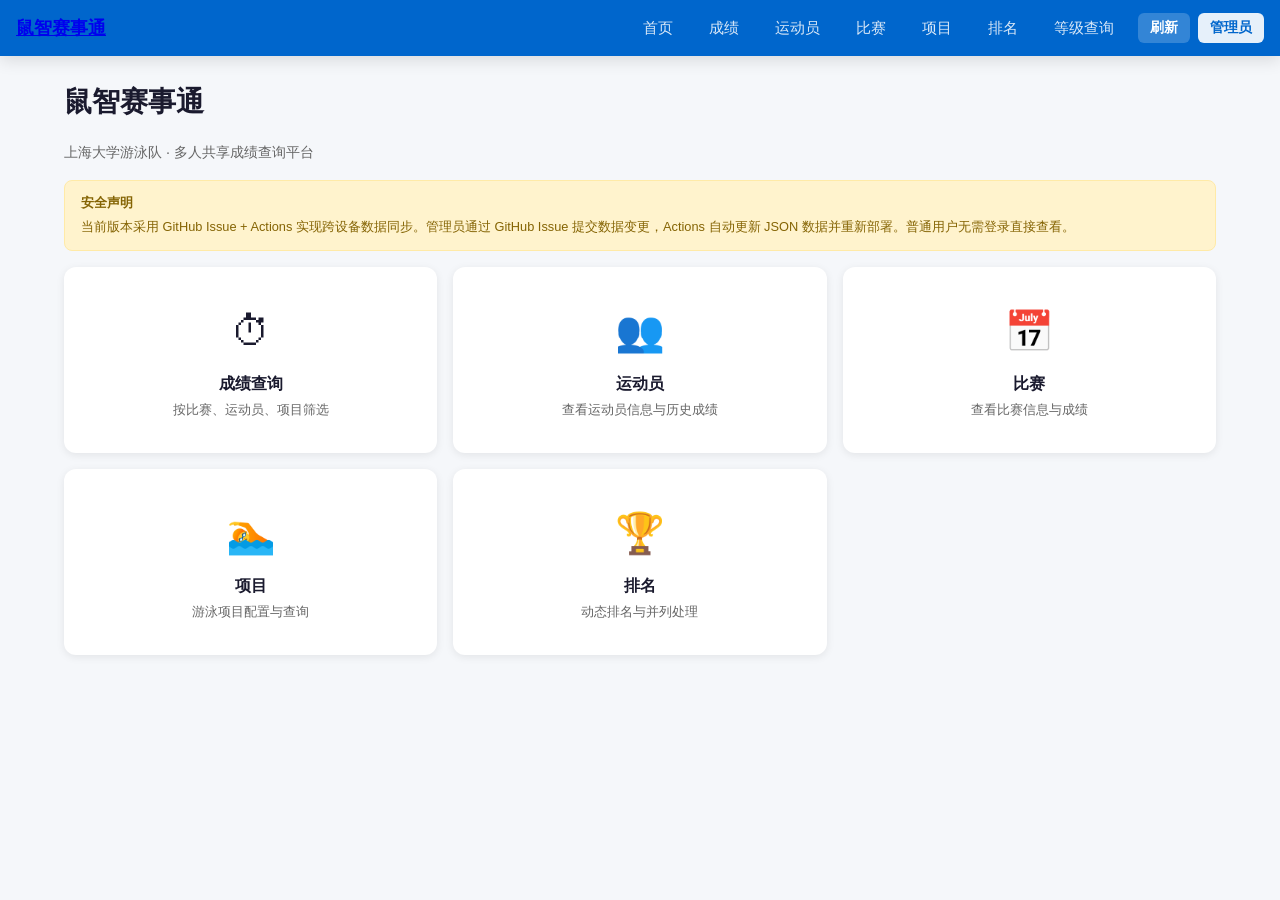
<file: index.html>
<!DOCTYPE html>
<html lang="zh-CN">
<head>
  <meta charset="UTF-8">
  <meta name="viewport" content="width=device-width, initial-scale=1.0">
  <title>鼠智赛事通 - 上海大学游泳队</title>
  <link rel="stylesheet" href="assets/css/style.css">
</head>
<body>
  <div class="navbar" id="navbar"></div>

  <div class="container">
    <h1 class="page-title">鼠智赛事通</h1>
    <p class="page-subtitle">上海大学游泳队 · 多人共享成绩查询平台</p>

    <div class="security-notice">
      <strong>安全声明</strong>
      当前版本采用 GitHub Issue + Actions 实现跨设备数据同步。管理员通过 GitHub Issue 提交数据变更，Actions 自动更新 JSON 数据并重新部署。普通用户无需登录直接查看。
    </div>

    <div class="home-grid">
      <a href="pages/results.html" class="home-card">
        <div class="home-card-icon">⏱</div>
        <div class="home-card-title">成绩查询</div>
        <div class="home-card-desc">按比赛、运动员、项目筛选</div>
      </a>
      <a href="pages/swimmers.html" class="home-card">
        <div class="home-card-icon">👥</div>
        <div class="home-card-title">运动员</div>
        <div class="home-card-desc">查看运动员信息与历史成绩</div>
      </a>
      <a href="pages/meets.html" class="home-card">
        <div class="home-card-icon">📅</div>
        <div class="home-card-title">比赛</div>
        <div class="home-card-desc">查看比赛信息与成绩</div>
      </a>
      <a href="pages/events.html" class="home-card">
        <div class="home-card-icon">🏊</div>
        <div class="home-card-title">项目</div>
        <div class="home-card-desc">游泳项目配置与查询</div>
      </a>
      <a href="pages/ranking.html" class="home-card">
        <div class="home-card-icon">🏆</div>
        <div class="home-card-title">排名</div>
        <div class="home-card-desc">动态排名与并列处理</div>
      </a>
      <a href="pages/admin.html" class="home-card admin-only">
        <div class="home-card-icon">⚙</div>
        <div class="home-card-title">管理中心</div>
        <div class="home-card-desc">成绩录入与数据管理</div>
      </a>
    </div>
  </div>

  <script type="module">
    import { initPage } from './assets/js/app.js';
    initPage();
  </script>
</body>
</html>
</file>
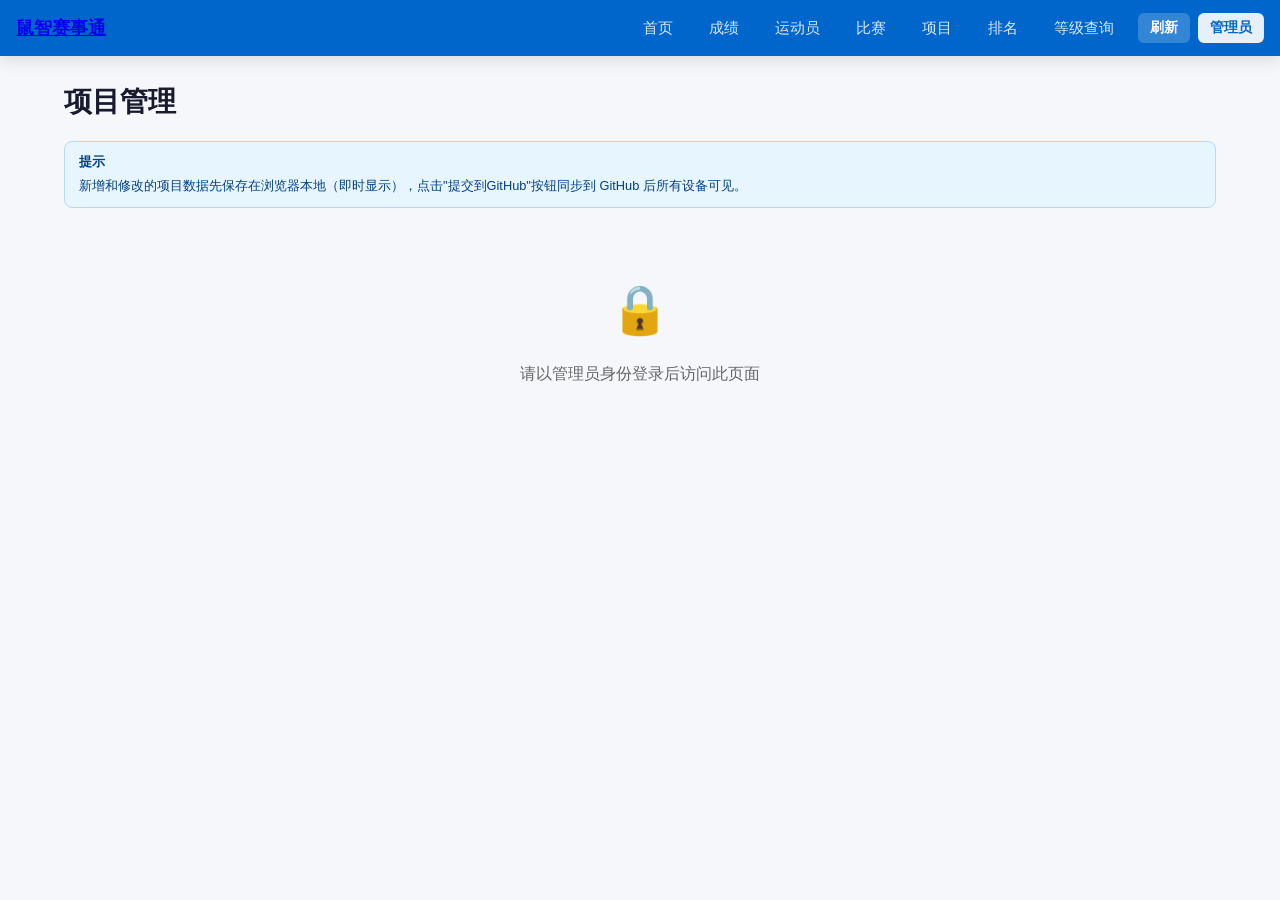
<file: pages/admin-events.html>
<!DOCTYPE html>
<html lang="zh-CN">
<head>
  <meta charset="UTF-8">
  <meta name="viewport" content="width=device-width, initial-scale=1.0">
  <title>项目管理 - 鼠智赛事通</title>
  <link rel="stylesheet" href="../assets/css/style.css">
</head>
<body>
  <div class="navbar" id="navbar"></div>

  <div class="container">
    <h1 class="page-title">项目管理</h1>

    <div class="local-storage-notice">
      <strong>提示</strong>
      新增和修改的项目数据先保存在浏览器本地（即时显示），点击"提交到GitHub"按钮同步到 GitHub 后所有设备可见。
    </div>

    <div id="accessDenied" style="display:none;">
      <div class="empty-state">
        <div class="empty-state-icon">🔒</div>
        <p>请以管理员身份登录后访问此页面</p>
      </div>
    </div>

    <div id="adminPanel" style="display:none;">
      <div id="alertBox"></div>

      <!-- 新增项目表单 -->
      <div class="card">
        <h2 class="section-title" style="border:none;margin-bottom:8px;">新增项目</h2>
        <form id="addForm">
          <div class="form-group">
            <label for="eventName">项目名称 *</label>
            <input type="text" id="eventName" placeholder="例如：50米自由泳" required>
          </div>
          <div class="form-group">
            <label for="eventDistance">距离（米）*</label>
            <input type="number" id="eventDistance" placeholder="例如：50" min="1" required>
          </div>
          <div class="form-group">
            <label for="eventStroke">泳姿 *</label>
            <select id="eventStroke" required>
              <option value="freestyle">自由泳</option>
              <option value="breaststroke">蛙泳</option>
              <option value="backstroke">仰泳</option>
              <option value="butterfly">蝶泳</option>
              <option value="medley">混合泳</option>
            </select>
          </div>
          <div class="form-group">
            <label for="eventGender">性别 *</label>
            <select id="eventGender" required>
              <option value="male">男子</option>
              <option value="female">女子</option>
            </select>
          </div>
          <div class="form-group">
            <label for="eventType">类型</label>
            <select id="eventType">
              <option value="individual">个人</option>
              <option value="relay">接力</option>
            </select>
          </div>
          <div class="form-group">
            <label for="eventStatus">状态</label>
            <select id="eventStatus">
              <option value="active">启用</option>
              <option value="inactive">停用</option>
            </select>
          </div>
          <button type="submit" class="btn btn-primary btn-block">新增项目</button>
        </form>
      </div>

      <!-- 项目列表 -->
      <div class="card" style="margin-top:16px;">
        <h2 class="section-title" style="border:none;margin-bottom:8px;">项目列表</h2>
        <div style="overflow-x:auto;">
          <table class="data-table" id="eventTable">
            <thead>
              <tr>
                <th>ID</th>
                <th>名称</th>
                <th>距离</th>
                <th>泳姿</th>
                <th>性别</th>
                <th>类型</th>
                <th>状态</th>
                <th>操作</th>
              </tr>
            </thead>
            <tbody id="eventTableBody">
              <tr><td colspan="8" style="text-align:center;">加载中...</td></tr>
            </tbody>
          </table>
        </div>
      </div>

      <!-- 提交到 GitHub 区 -->
      <div class="card" id="syncSection" style="margin-top:16px;display:none;">
        <h2 class="section-title" style="border:none;margin-bottom:8px;">同步到 GitHub</h2>
        <p style="font-size:0.85rem;color:var(--text-secondary);margin-bottom:8px;">以下操作已保存到本地，点击"全部提交到GitHub"生成 Issue 链接。</p>
        <div id="pendingList" style="margin-bottom:12px;"></div>
        <button class="btn btn-primary" id="btnSubmitAll">全部提交到GitHub</button>
      </div>
    </div>
  </div>

  <!-- 编辑模态框 -->
  <div class="modal-overlay" id="editModal">
    <div class="modal">
      <div class="modal-header">
        <h2>编辑项目</h2>
        <button class="modal-close" id="closeModal">&times;</button>
      </div>
      <div class="modal-body">
        <div class="form-group">
          <label>项目名称</label>
          <input type="text" id="editName">
        </div>
        <div class="form-group">
          <label>距离（米）</label>
          <input type="number" id="editDistance" min="1">
        </div>
        <div class="form-group">
          <label>泳姿</label>
          <select id="editStroke">
            <option value="freestyle">自由泳</option>
            <option value="breaststroke">蛙泳</option>
            <option value="backstroke">仰泳</option>
            <option value="butterfly">蝶泳</option>
            <option value="medley">混合泳</option>
          </select>
        </div>
        <div class="form-group">
          <label>性别</label>
          <select id="editGender">
            <option value="male">男子</option>
            <option value="female">女子</option>
          </select>
        </div>
        <div class="form-group">
          <label>类型</label>
          <select id="editType">
            <option value="individual">个人</option>
            <option value="relay">接力</option>
          </select>
        </div>
        <div class="form-group">
          <label>状态</label>
          <select id="editStatus">
            <option value="active">启用</option>
            <option value="inactive">停用</option>
          </select>
        </div>
      </div>
      <div class="modal-footer">
        <button class="btn btn-outline" id="cancelEdit">取消</button>
        <button class="btn btn-primary" id="saveEdit">保存</button>
      </div>
    </div>
  </div>

  <script type="module">
    import { initPage, escapeHtml, showAlert, strokeName, genderName } from '../assets/js/app.js';
    import { isAdmin } from '../src/services/authService.js';
    import { getAllEvents } from '../src/services/eventService.js';
    import { getAllResults } from '../src/services/resultService.js';
    import { createEvent, updateEvent, deleteEventPermanently, getPendingSyncs, clearPendingSyncs, submitBatchToGitHub } from '../src/services/writeService.js';
    import { showHardDeleteConfirm } from '../src/components/confirmModal.js';
    import { hasLocalOverrides } from '../src/services/syncService.js';

    initPage();

    let allEvents = [];
    let allResults = [];
    let editingId = null;
    let pendingOps = [];

    if (!isAdmin()) {
      document.getElementById('accessDenied').style.display = 'block';
      document.getElementById('adminPanel').style.display = 'none';
    } else {
      document.getElementById('accessDenied').style.display = 'none';
      document.getElementById('adminPanel').style.display = 'block';
      loadData();
    }

    async function loadData() {
      try {
        [allEvents, allResults] = await Promise.all([getAllEvents(), getAllResults()]);
        renderTable();
        updateSyncSection();
      } catch (err) {
        showAlert('alertBox', '加载失败: ' + err.message, 'error');
      }
    }

    function renderTable() {
      const tbody = document.getElementById('eventTableBody');
      if (allEvents.length === 0) {
        tbody.innerHTML = '<tr><td colspan="8" style="text-align:center;color:var(--text-secondary);">暂无项目</td></tr>';
        return;
      }

      tbody.innerHTML = allEvents.map(e => {
        const count = allResults.filter(r => r.eventId === e.id && r.status === 'official').length;
        const relatedCount = allResults.filter(r => r.eventId === e.id).length;
        return `
          <tr>
            <td>${escapeHtml(e.id)}</td>
            <td>${escapeHtml(e.name)}</td>
            <td>${e.distance}m</td>
            <td>${strokeName(e.stroke)}</td>
            <td>${genderName(e.gender)}</td>
            <td>${e.type === 'relay' ? '<span class="badge badge-relay">接力</span>' : '个人'}</td>
            <td>${e.status === 'active' ? '<span class="badge badge-active">启用</span>' : '<span class="badge badge-inactive">停用</span>'}</td>
            <td class="actions">
              <button class="btn btn-outline btn-sm" data-id="${escapeHtml(e.id)}" data-action="edit">编辑</button>
              <button class="btn btn-danger btn-sm" data-id="${escapeHtml(e.id)}" data-action="delete" data-count="${relatedCount}">删除</button>
            </td>
          </tr>
        `;
      }).join('');

      tbody.querySelectorAll('[data-action="edit"]').forEach(btn => {
        btn.addEventListener('click', () => openEditModal(btn.dataset.id));
      });
      tbody.querySelectorAll('[data-action="delete"]').forEach(btn => {
        btn.addEventListener('click', () => removeEvent(btn.dataset.id));
      });
    }

    // 永久删除项目（v2：物理删除 + 级联删除全部成绩，两步确认）
    async function removeEvent(id) {
      const event = allEvents.find(e => e.id === id);
      if (!event) return;
      const relatedCount = allResults.filter(r => r.eventId === id).length;

      const ok = await showHardDeleteConfirm({
        entityLabel: '项目',
        name: event.name,
        id,
        resultCount: relatedCount
      });
      if (!ok) return;

      try {
        const { removedResults, operations } = await deleteEventPermanently(id, '管理员永久删除');
        allEvents = allEvents.filter(e => e.id !== id);
        allResults = allResults.filter(r => r.eventId !== id);
        pendingOps.push(...operations);
        renderTable();
        updateSyncSection();
        showAlert('alertBox', `项目 ${event.name} 已永久删除（含 ${removedResults} 条关联成绩）。点击底部"提交到GitHub"同步。`, 'success');
      } catch (err) {
        showAlert('alertBox', '删除失败: ' + err.message, 'error');
      }
    }

    document.getElementById('addForm').addEventListener('submit', async (e) => {
      e.preventDefault();
      const name = document.getElementById('eventName').value.trim();
      const distance = parseInt(document.getElementById('eventDistance').value, 10);
      const stroke = document.getElementById('eventStroke').value;
      const gender = document.getElementById('eventGender').value;
      const type = document.getElementById('eventType').value;
      const status = document.getElementById('eventStatus').value;

      if (!name) { showAlert('alertBox', '项目名称不能为空', 'warning'); return; }
      if (!distance || distance <= 0) { showAlert('alertBox', '距离必须大于0', 'warning'); return; }

      try {
        const newEvent = await createEvent({ name, distance, stroke, gender, type, status });
        allEvents.push(newEvent);
        pendingOps.push({
          action: 'create', entity: 'event',
          data: { id: newEvent.id, name, distance, stroke, gender, type, status },
          operator: 'admin'
        });
        renderTable();
        updateSyncSection();
        document.getElementById('addForm').reset();
        showAlert('alertBox', `新增成功: ${name} (ID: ${newEvent.id})。点击底部"提交到GitHub"同步。`, 'success');
      } catch (err) {
        showAlert('alertBox', '新增失败: ' + err.message, 'error');
      }
    });

    function openEditModal(id) {
      const event = allEvents.find(e => e.id === id);
      if (!event) return;
      editingId = id;
      document.getElementById('editName').value = event.name || '';
      document.getElementById('editDistance').value = event.distance || '';
      document.getElementById('editStroke').value = event.stroke || 'freestyle';
      document.getElementById('editGender').value = event.gender || 'male';
      document.getElementById('editType').value = event.type || 'individual';
      document.getElementById('editStatus').value = event.status || 'active';
      document.getElementById('editModal').classList.add('active');
    }

    document.getElementById('closeModal').addEventListener('click', () => {
      document.getElementById('editModal').classList.remove('active');
      editingId = null;
    });
    document.getElementById('cancelEdit').addEventListener('click', () => {
      document.getElementById('editModal').classList.remove('active');
      editingId = null;
    });

    document.getElementById('saveEdit').addEventListener('click', async () => {
      if (!editingId) return;
      const updates = {
        name: document.getElementById('editName').value.trim(),
        distance: parseInt(document.getElementById('editDistance').value, 10),
        stroke: document.getElementById('editStroke').value,
        gender: document.getElementById('editGender').value,
        type: document.getElementById('editType').value,
        status: document.getElementById('editStatus').value
      };
      if (!updates.name) { showAlert('alertBox', '名称不能为空', 'warning'); return; }
      try {
        const updated = await updateEvent(editingId, updates);
        const idx = allEvents.findIndex(e => e.id === editingId);
        if (idx !== -1) allEvents[idx] = updated;
        pendingOps.push({ action: 'update', entity: 'event', id: editingId, data: updates, operator: 'admin' });
        renderTable();
        updateSyncSection();
        document.getElementById('editModal').classList.remove('active');
        showAlert('alertBox', '修改成功。点击底部"提交到GitHub"同步。', 'success');
        editingId = null;
      } catch (err) {
        showAlert('alertBox', '修改失败: ' + err.message, 'error');
      }
    });

    function updateSyncSection() {
      const hasLocal = hasLocalOverrides();
      const hasPending = pendingOps.length > 0 || getPendingSyncs().length > 0;
      if (hasLocal.events || hasPending) {
        document.getElementById('syncSection').style.display = 'block';
        const allPending = [...getPendingSyncs(), ...pendingOps];
        const list = allPending.map((p, i) =>
          `<div style="padding:6px 0;border-bottom:1px solid var(--border);">
            ${i+1}. ${p.action} ${p.entity}${p.id ? ' '+p.id : ''}
          </div>`
        ).join('');
        document.getElementById('pendingList').innerHTML = list || '<div style="color:var(--text-secondary);">本地有修改数据</div>';
      } else {
        document.getElementById('syncSection').style.display = 'none';
      }
    }

    document.getElementById('btnSubmitAll').addEventListener('click', () => {
      // 合并 sessionStorage 遗留操作与页面内操作，一次性提交并清空
      const legacy = getPendingSyncs();
      const all = [...legacy, ...pendingOps];
      if (all.length === 0) {
        showAlert('alertBox', '没有待同步的操作', 'info');
        return;
      }
      submitBatchToGitHub(all);
      pendingOps = [];
      clearPendingSyncs();
      updateSyncSection();
      showAlert('alertBox', `已打开 GitHub Issue 页面（含 ${all.length} 项操作），请提交 1 个 Issue 即可。Actions 会一次性同步全部操作（约30-60秒）。`, 'success');
    });
  </script>
</body>
</html>
</file>
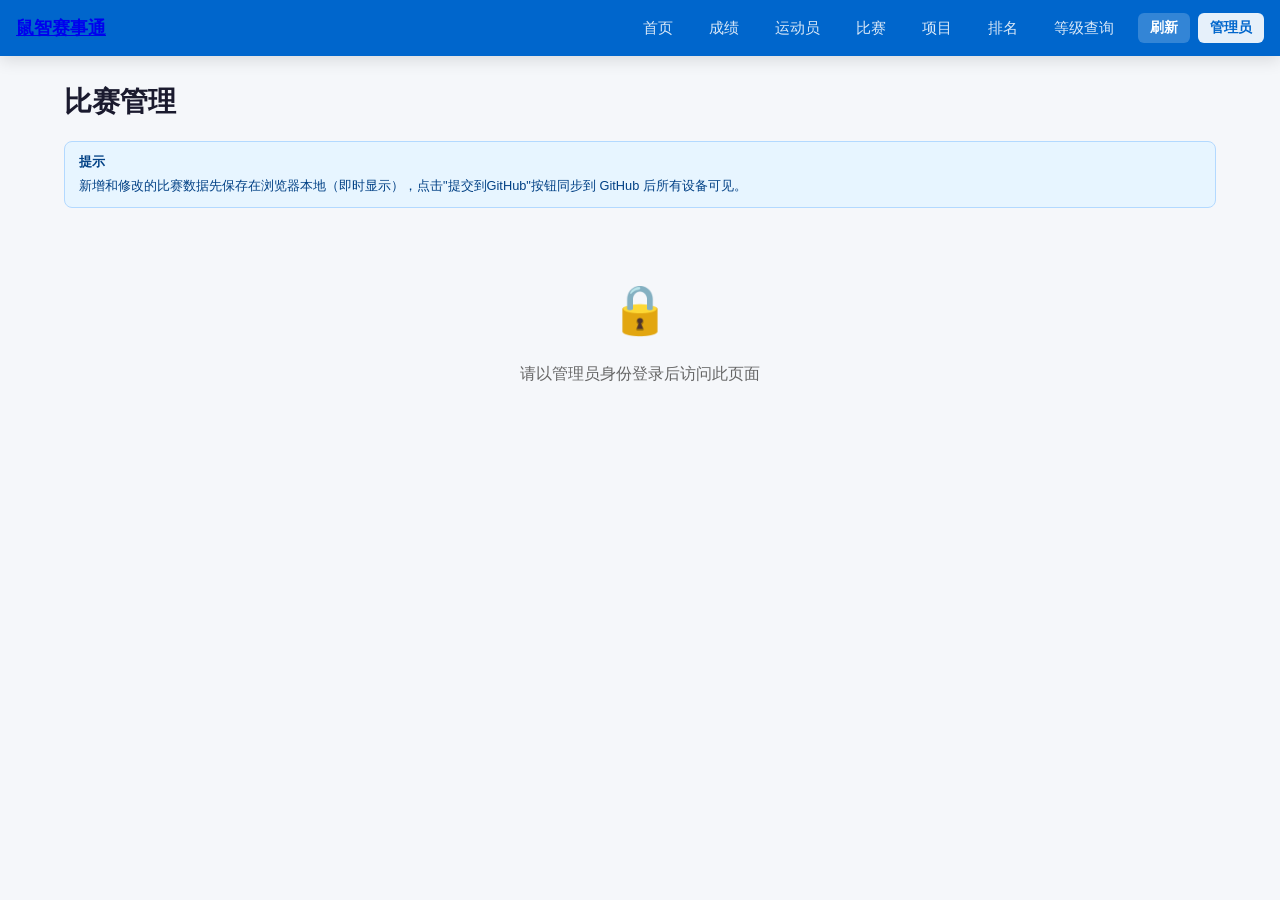
<file: pages/admin-meets.html>
<!DOCTYPE html>
<html lang="zh-CN">
<head>
  <meta charset="UTF-8">
  <meta name="viewport" content="width=device-width, initial-scale=1.0">
  <title>比赛管理 - 鼠智赛事通</title>
  <link rel="stylesheet" href="../assets/css/style.css">
</head>
<body>
  <div class="navbar" id="navbar"></div>

  <div class="container">
    <h1 class="page-title">比赛管理</h1>

    <div class="local-storage-notice">
      <strong>提示</strong>
      新增和修改的比赛数据先保存在浏览器本地（即时显示），点击"提交到GitHub"按钮同步到 GitHub 后所有设备可见。
    </div>

    <div id="accessDenied" style="display:none;">
      <div class="empty-state">
        <div class="empty-state-icon">🔒</div>
        <p>请以管理员身份登录后访问此页面</p>
      </div>
    </div>

    <div id="adminPanel" style="display:none;">
      <div id="alertBox"></div>

      <!-- 新增比赛表单 -->
      <div class="card">
        <h2 class="section-title" style="border:none;margin-bottom:8px;">新增比赛</h2>
        <form id="addForm">
          <div class="form-group">
            <label for="meetName">比赛名称 *</label>
            <input type="text" id="meetName" placeholder="例如：2026年校运会游泳比赛" required>
          </div>
          <div class="form-group">
            <label for="meetDate">比赛日期 *</label>
            <input type="date" id="meetDate" required>
          </div>
          <div class="form-group">
            <label for="meetLocation">比赛地点</label>
            <input type="text" id="meetLocation" placeholder="例如：上海大学游泳馆">
          </div>
          <div class="form-group">
            <label for="meetStatus">比赛状态</label>
            <select id="meetStatus">
              <option value="scheduled">计划中</option>
              <option value="active">进行中</option>
              <option value="completed">已结束</option>
            </select>
          </div>
          <button type="submit" class="btn btn-primary btn-block">新增比赛</button>
        </form>
      </div>

      <!-- 比赛列表 -->
      <div class="card" style="margin-top:16px;">
        <h2 class="section-title" style="border:none;margin-bottom:8px;">比赛列表</h2>
        <div style="overflow-x:auto;">
          <table class="data-table" id="meetTable">
            <thead>
              <tr>
                <th>ID</th>
                <th>名称</th>
                <th>日期</th>
                <th>地点</th>
                <th>状态</th>
                <th>操作</th>
              </tr>
            </thead>
            <tbody id="meetTableBody">
              <tr><td colspan="6" style="text-align:center;">加载中...</td></tr>
            </tbody>
          </table>
        </div>
      </div>

      <!-- 提交到 GitHub 区 -->
      <div class="card" id="syncSection" style="margin-top:16px;display:none;">
        <h2 class="section-title" style="border:none;margin-bottom:8px;">同步到 GitHub</h2>
        <p style="font-size:0.85rem;color:var(--text-secondary);margin-bottom:8px;">以下操作已保存到本地，点击"提交到GitHub"生成 Issue 链接。</p>
        <div id="pendingList" style="margin-bottom:12px;"></div>
        <button class="btn btn-primary" id="btnSubmitAll">全部提交到GitHub</button>
      </div>
    </div>
  </div>

  <!-- 编辑模态框 -->
  <div class="modal-overlay" id="editModal">
    <div class="modal">
      <div class="modal-header">
        <h2>编辑比赛</h2>
        <button class="modal-close" id="closeModal">&times;</button>
      </div>
      <div class="modal-body">
        <div class="form-group">
          <label>比赛名称</label>
          <input type="text" id="editName">
        </div>
        <div class="form-group">
          <label>比赛日期</label>
          <input type="date" id="editDate">
        </div>
        <div class="form-group">
          <label>比赛地点</label>
          <input type="text" id="editLocation">
        </div>
        <div class="form-group">
          <label>比赛状态</label>
          <select id="editStatus">
            <option value="scheduled">计划中</option>
            <option value="active">进行中</option>
            <option value="completed">已结束</option>
            <option value="inactive">已停用</option>
          </select>
        </div>
      </div>
      <div class="modal-footer">
        <button class="btn btn-outline" id="cancelEdit">取消</button>
        <button class="btn btn-primary" id="saveEdit">保存</button>
      </div>
    </div>
  </div>

  <script type="module">
    import { initPage, escapeHtml, showAlert, formatDate } from '../assets/js/app.js';
    import { isAdmin } from '../src/services/authService.js';
    import { getAllMeets } from '../src/services/meetService.js';
    import { getAllResults } from '../src/services/resultService.js';
    import { createMeet, updateMeet, softDeleteMeet, deleteMeetPermanently, hasMeetResults, getPendingSyncs, clearPendingSyncs, submitBatchToGitHub } from '../src/services/writeService.js';
    import { showHardDeleteConfirm } from '../src/components/confirmModal.js';
    import { hasLocalOverrides } from '../src/services/syncService.js';

    initPage();

    let allMeets = [];
    let allResults = [];
    let editingId = null;
    let pendingOps = [];

    if (!isAdmin()) {
      document.getElementById('accessDenied').style.display = 'block';
      document.getElementById('adminPanel').style.display = 'none';
    } else {
      document.getElementById('accessDenied').style.display = 'none';
      document.getElementById('adminPanel').style.display = 'block';
      loadData();
    }

    async function loadData() {
      try {
        [allMeets, allResults] = await Promise.all([getAllMeets(), getAllResults()]);
        renderTable();
        updateSyncSection();
      } catch (err) {
        showAlert('alertBox', '加载失败: ' + err.message, 'error');
      }
    }

    function renderTable() {
      const tbody = document.getElementById('meetTableBody');
      if (allMeets.length === 0) {
        tbody.innerHTML = '<tr><td colspan="6" style="text-align:center;color:var(--text-secondary);">暂无比赛</td></tr>';
        return;
      }

      tbody.innerHTML = allMeets.map(m => {
        const count = allResults.filter(r => r.meetId === m.id && r.status === 'official').length;
        const relatedCount = allResults.filter(r => r.meetId === m.id).length;
        const statusBadge = m.status === 'inactive'
          ? '<span class="badge badge-inactive">已停用</span>'
          : m.status === 'completed'
            ? '<span class="badge badge-inactive">已结束</span>'
            : m.status === 'active'
              ? '<span class="badge badge-active">进行中</span>'
              : '<span class="badge badge-relay">计划中</span>';
        const canDeactivate = m.status !== 'inactive';
        return `
          <tr>
            <td>${escapeHtml(m.id)}</td>
            <td>${escapeHtml(m.name)}</td>
            <td>${formatDate(m.date)}</td>
            <td>${escapeHtml(m.location || '')}</td>
            <td>${statusBadge} <span style="font-size:0.75rem;color:var(--text-secondary);">(${count}项)</span></td>
            <td class="actions">
              <button class="btn btn-outline btn-sm" data-id="${escapeHtml(m.id)}" data-action="edit">编辑</button>
              ${canDeactivate ? `<button class="btn btn-danger btn-sm" data-id="${escapeHtml(m.id)}" data-action="deactivate">停用</button>` : ''}
              <button class="btn btn-danger btn-sm" data-id="${escapeHtml(m.id)}" data-action="delete" data-count="${relatedCount}">删除</button>
            </td>
          </tr>
        `;
      }).join('');

      tbody.querySelectorAll('[data-action="edit"]').forEach(btn => {
        btn.addEventListener('click', () => openEditModal(btn.dataset.id));
      });
      tbody.querySelectorAll('[data-action="deactivate"]').forEach(btn => {
        btn.addEventListener('click', () => deactivateMeet(btn.dataset.id));
      });
      tbody.querySelectorAll('[data-action="delete"]').forEach(btn => {
        btn.addEventListener('click', () => removeMeet(btn.dataset.id));
      });
    }

    async function deactivateMeet(id) {
      const meet = allMeets.find(m => m.id === id);
      if (!meet) return;
      const hasResults = await hasMeetResults(id);
      const confirmMsg = hasResults
        ? `该比赛已有成绩记录，停用后成绩将保留。\n确定停用比赛 ${meet.name} 吗？`
        : `确定停用比赛 ${meet.name} 吗？`;
      if (!confirm(confirmMsg)) return;
      try {
        const updated = await softDeleteMeet(id, '管理员停用');
        const idx = allMeets.findIndex(m => m.id === id);
        if (idx !== -1) allMeets[idx] = updated;
        pendingOps.push({ action: 'softDelete', entity: 'meet', id, operator: 'admin', reason: '管理员停用' });
        renderTable();
        updateSyncSection();
        showAlert('alertBox', `比赛 ${meet.name} 已停用。点击底部"提交到GitHub"同步。`, 'success');
      } catch (err) {
        showAlert('alertBox', '停用失败: ' + err.message, 'error');
      }
    }

    // 永久删除比赛（v2：允许有成绩，级联删除全部关联成绩，两步确认）
    async function removeMeet(id) {
      const meet = allMeets.find(m => m.id === id);
      if (!meet) return;
      const relatedCount = allResults.filter(r => r.meetId === id).length;

      const ok = await showHardDeleteConfirm({
        entityLabel: '比赛',
        name: meet.name,
        id,
        resultCount: relatedCount
      });
      if (!ok) return;

      try {
        const { removedResults, operations } = await deleteMeetPermanently(id, '管理员永久删除');
        allMeets = allMeets.filter(m => m.id !== id);
        allResults = allResults.filter(r => r.meetId !== id);
        pendingOps.push(...operations);
        renderTable();
        updateSyncSection();
        showAlert('alertBox', `比赛 ${meet.name} 已删除（含 ${removedResults} 条关联成绩）。点击底部"提交到GitHub"同步。`, 'success');
      } catch (err) {
        showAlert('alertBox', '删除失败: ' + err.message, 'error');
      }
    }

    document.getElementById('addForm').addEventListener('submit', async (e) => {
      e.preventDefault();
      const name = document.getElementById('meetName').value.trim();
      const date = document.getElementById('meetDate').value;
      const location = document.getElementById('meetLocation').value.trim();
      const status = document.getElementById('meetStatus').value;

      if (!name) { showAlert('alertBox', '比赛名称不能为空', 'warning'); return; }
      if (!date) { showAlert('alertBox', '比赛日期不能为空', 'warning'); return; }

      try {
        const newMeet = await createMeet({ name, date, location, status });
        allMeets.push(newMeet);
        pendingOps.push({
          action: 'create', entity: 'meet',
          data: { id: newMeet.id, name, date, location, status },
          operator: 'admin'
        });
        renderTable();
        updateSyncSection();
        document.getElementById('addForm').reset();
        showAlert('alertBox', `新增成功: ${name} (ID: ${newMeet.id})。点击底部"提交到GitHub"同步。`, 'success');
      } catch (err) {
        showAlert('alertBox', '新增失败: ' + err.message, 'error');
      }
    });

    function openEditModal(id) {
      const meet = allMeets.find(m => m.id === id);
      if (!meet) return;
      editingId = id;
      document.getElementById('editName').value = meet.name || '';
      document.getElementById('editDate').value = meet.date || '';
      document.getElementById('editLocation').value = meet.location || '';
      document.getElementById('editStatus').value = meet.status || 'scheduled';
      document.getElementById('editModal').classList.add('active');
    }

    document.getElementById('closeModal').addEventListener('click', () => {
      document.getElementById('editModal').classList.remove('active');
      editingId = null;
    });
    document.getElementById('cancelEdit').addEventListener('click', () => {
      document.getElementById('editModal').classList.remove('active');
      editingId = null;
    });

    document.getElementById('saveEdit').addEventListener('click', async () => {
      if (!editingId) return;
      const updates = {
        name: document.getElementById('editName').value.trim(),
        date: document.getElementById('editDate').value,
        location: document.getElementById('editLocation').value.trim(),
        status: document.getElementById('editStatus').value
      };
      if (!updates.name) { showAlert('alertBox', '名称不能为空', 'warning'); return; }
      try {
        const updated = await updateMeet(editingId, updates);
        const idx = allMeets.findIndex(m => m.id === editingId);
        if (idx !== -1) allMeets[idx] = updated;
        pendingOps.push({ action: 'update', entity: 'meet', id: editingId, data: updates, operator: 'admin' });
        renderTable();
        updateSyncSection();
        document.getElementById('editModal').classList.remove('active');
        showAlert('alertBox', '修改成功。点击底部"提交到GitHub"同步。', 'success');
        editingId = null;
      } catch (err) {
        showAlert('alertBox', '修改失败: ' + err.message, 'error');
      }
    });

    function updateSyncSection() {
      const hasLocal = hasLocalOverrides();
      const hasPending = pendingOps.length > 0 || getPendingSyncs().length > 0;
      if (hasLocal.meets || hasPending) {
        document.getElementById('syncSection').style.display = 'block';
        const allPending = [...getPendingSyncs(), ...pendingOps];
        const list = allPending.map((p, i) =>
          `<div style="padding:6px 0;border-bottom:1px solid var(--border);">
            ${i+1}. ${p.action} ${p.entity}${p.id ? ' '+p.id : ''}
          </div>`
        ).join('');
        document.getElementById('pendingList').innerHTML = list || '<div style="color:var(--text-secondary);">本地有修改数据</div>';
      } else {
        document.getElementById('syncSection').style.display = 'none';
      }
    }

    document.getElementById('btnSubmitAll').addEventListener('click', () => {
      // 合并 sessionStorage 遗留操作与页面内操作，一次性提交并清空
      const legacy = getPendingSyncs();
      const all = [...legacy, ...pendingOps];
      if (all.length === 0) {
        showAlert('alertBox', '没有待同步的操作', 'info');
        return;
      }
      submitBatchToGitHub(all);
      pendingOps = [];
      clearPendingSyncs();
      updateSyncSection();
      showAlert('alertBox', `已打开 GitHub Issue 页面（含 ${all.length} 项操作），请提交 1 个 Issue 即可。Actions 会一次性同步全部操作（约30-60秒）。`, 'success');
    });
  </script>
</body>
</html>
</file>
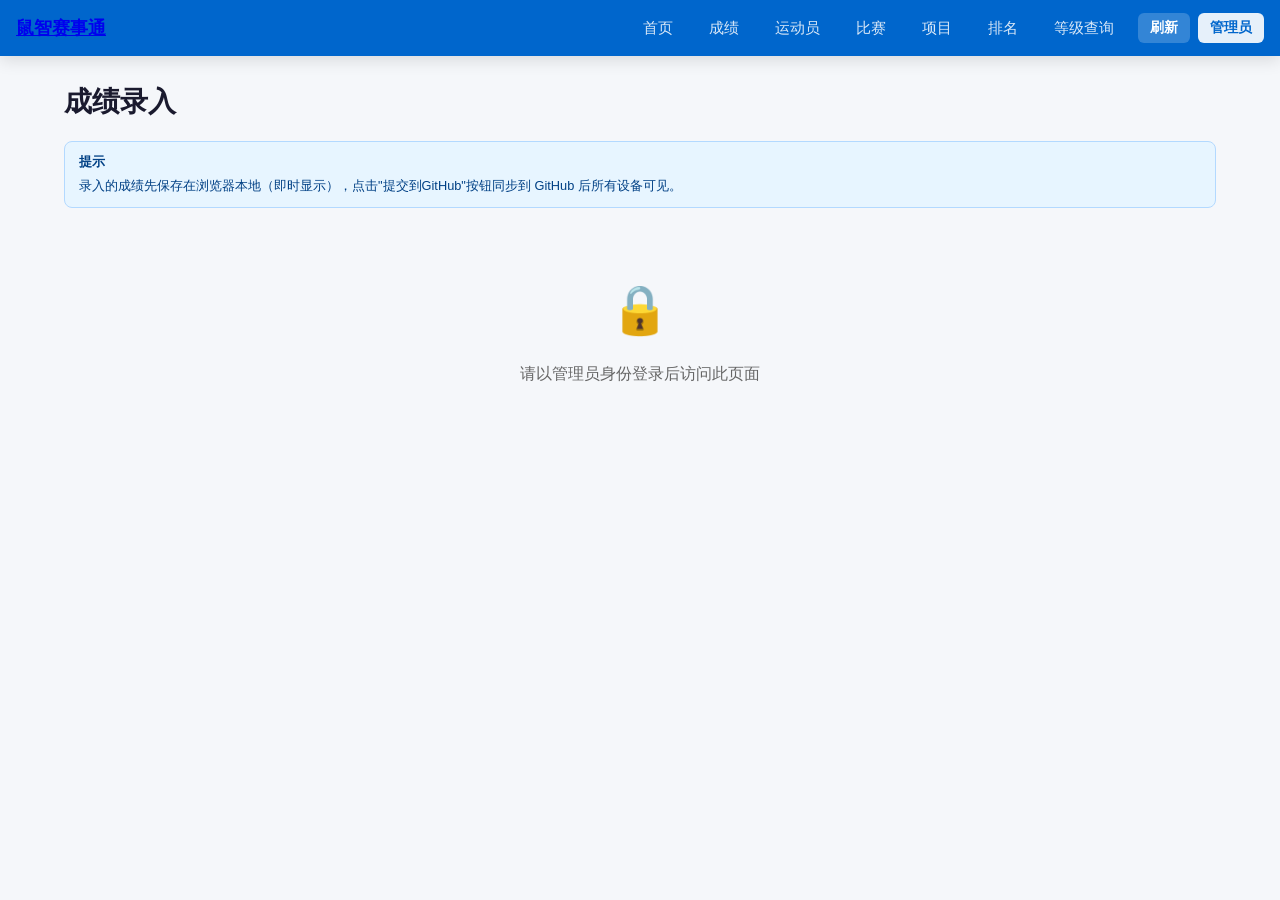
<file: pages/admin-results-add.html>
<!DOCTYPE html>
<html lang="zh-CN">
<head>
  <meta charset="UTF-8">
  <meta name="viewport" content="width=device-width, initial-scale=1.0">
  <title>成绩录入 - 鼠智赛事通</title>
  <link rel="stylesheet" href="../assets/css/style.css">
</head>
<body>
  <div class="navbar" id="navbar"></div>

  <div class="container">
    <h1 class="page-title">成绩录入</h1>

    <div class="local-storage-notice">
      <strong>提示</strong>
      录入的成绩先保存在浏览器本地（即时显示），点击"提交到GitHub"按钮同步到 GitHub 后所有设备可见。
    </div>

    <div id="accessDenied" style="display:none;">
      <div class="empty-state">
        <div class="empty-state-icon">🔒</div>
        <p>请以管理员身份登录后访问此页面</p>
      </div>
    </div>

    <div id="adminPanel" style="display:none;">
      <div id="alertBox"></div>

      <!-- 成功反馈面板 -->
      <div id="successPanel" class="card" style="display:none;border:2px solid var(--success,#2d8659);margin-bottom:16px;">
        <div style="color:var(--success,#2d8659);font-size:1.15rem;font-weight:700;margin-bottom:8px;">✅ 成绩录入成功</div>
        <div id="successDetails" style="line-height:1.8;font-size:0.95rem;"></div>
        <div style="display:flex;gap:12px;margin-top:12px;">
          <button class="btn btn-outline" id="btnContinue">继续录入</button>
          <button class="btn btn-primary" id="btnSyncResult">提交到GitHub</button>
          <a href="admin-results-edit.html" class="btn btn-outline">查看成绩记录</a>
        </div>
      </div>

      <div class="card">
        <form id="resultForm">
          <div class="form-group">
            <label for="formMeet">比赛 *</label>
            <select id="formMeet" required>
              <option value="">请选择比赛</option>
            </select>
          </div>
          <div class="form-group">
            <label for="formEvent">项目 *</label>
            <select id="formEvent" required>
              <option value="">请选择项目</option>
            </select>
          </div>
          <div class="form-group">
            <label for="formSwimmer">运动员 *</label>
            <select id="formSwimmer" required>
              <option value="">请选择运动员</option>
            </select>
          </div>
          <div class="form-group">
            <label for="formTime">成绩 *</label>
            <input type="text" id="formTime" placeholder="例如 58.32 或 1:02.35" required>
          </div>
          <div class="form-group">
            <label for="formStatus">成绩状态</label>
            <select id="formStatus">
              <option value="official">正式成绩</option>
              <option value="unofficial">非正式</option>
              <option value="DQ">取消资格 (DQ)</option>
            </select>
          </div>
          <button type="submit" class="btn btn-primary btn-block">提交成绩</button>
        </form>
      </div>

      <!-- 最近录入的成绩 -->
      <div class="card" style="margin-top:16px;">
        <h2 class="section-title" style="border:none;margin-bottom:8px;">最近录入</h2>
        <ul class="result-list" id="recentResults">
          <li class="empty-state" style="padding:16px;">暂无录入记录</li>
        </ul>
      </div>

      <!-- 提交到 GitHub 区 -->
      <div class="card" id="syncSection" style="margin-top:16px;display:none;">
        <h2 class="section-title" style="border:none;margin-bottom:8px;">同步到 GitHub</h2>
        <p style="font-size:0.85rem;color:var(--text-secondary);margin-bottom:8px;">以下成绩已保存到本地，点击"全部提交到GitHub"生成 Issue 链接。</p>
        <div id="pendingList" style="margin-bottom:12px;"></div>
        <button class="btn btn-primary" id="btnSubmitAll">全部提交到GitHub</button>
      </div>
    </div>
  </div>

  <script type="module">
    import { initPage, escapeHtml, showAlert, formatDate, genderName } from '../assets/js/app.js';
    import { isAdmin } from '../src/services/authService.js';
    import { getAllMeets } from '../src/services/meetService.js';
    import { getAllSwimmers } from '../src/services/swimmerService.js';
    import { getAllEvents } from '../src/services/eventService.js';
    import { getAllResults } from '../src/services/resultService.js';
    import { createResult, getPendingSyncs, clearPendingSyncs, submitBatchToGitHub } from '../src/services/writeService.js';
    import { hasLocalOverrides } from '../src/services/syncService.js';
    import { parseTime, formatTime } from '../src/utils/time.js';
    import { initAllSearchableSelects } from '../src/components/searchableSelect.js';

    initPage();

    let meetNames = {}, eventNames = {}, swimmerNames = {};
    let recentResults = [];
    let pendingOps = [];

    if (!isAdmin()) {
      document.getElementById('accessDenied').style.display = 'block';
      document.getElementById('adminPanel').style.display = 'none';
    } else {
      document.getElementById('accessDenied').style.display = 'none';
      document.getElementById('adminPanel').style.display = 'block';
      init();
    }

    async function init() {
      try {
        const [meets, swimmers, events, results] = await Promise.all([
          getAllMeets(), getAllSwimmers(), getAllEvents(), getAllResults()
        ]);

        meetNames = {};
        meets.forEach(m => meetNames[m.id] = m.name);
        eventNames = {};
        events.forEach(e => eventNames[e.id] = e.name);
        swimmerNames = {};
        swimmers.forEach(s => swimmerNames[s.id] = s.name);

        const meetSel = document.getElementById('formMeet');
        meets.forEach(m => {
          const opt = document.createElement('option');
          opt.value = m.id;
          opt.textContent = `${m.name} (${formatDate(m.date)})`;
          meetSel.appendChild(opt);
        });

        const eventSel = document.getElementById('formEvent');
        events.forEach(e => {
          const opt = document.createElement('option');
          opt.value = e.id;
          opt.textContent = `${e.name} (${genderName(e.gender)})`;
          eventSel.appendChild(opt);
        });

        const swimmerSel = document.getElementById('formSwimmer');
        swimmers.filter(s => s.status === 'active').forEach(s => {
          const opt = document.createElement('option');
          opt.value = s.id;
          opt.textContent = `${s.name}（${s.id}）`;
          swimmerSel.appendChild(opt);
        });

        // 为比赛/项目/运动员选择启用统一搜索组件
        initAllSearchableSelects({
          minLength: 8,
          excludeIds: ['formStatus']
        });

        recentResults = [...results].sort((a, b) =>
          new Date(b.createdAt || 0) - new Date(a.createdAt || 0)
        ).slice(0, 10);
        renderRecent();
        updateSyncSection();
      } catch (err) {
        showAlert('alertBox', '数据加载失败: ' + err.message, 'error');
      }
    }

    document.getElementById('resultForm').addEventListener('submit', async (e) => {
      e.preventDefault();
      const meetId = document.getElementById('formMeet').value;
      const eventId = document.getElementById('formEvent').value;
      const swimmerId = document.getElementById('formSwimmer').value;
      const timeInput = document.getElementById('formTime').value;
      const status = document.getElementById('formStatus').value;

      if (!meetId || !eventId || !swimmerId) {
        showAlert('alertBox', '请填写所有必填项', 'warning');
        return;
      }

      let timeMs;
      try {
        timeMs = parseTime(timeInput);
      } catch (err) {
        showAlert('alertBox', err.message, 'error');
        return;
      }

      try {
        const newResult = await createResult({ swimmerId, eventId, meetId, timeMs, status });
        recentResults.unshift(newResult);
        renderRecent();
        document.getElementById('formTime').value = '';

        pendingOps.push({
          action: 'create', entity: 'result',
          data: { id: newResult.id, swimmerId, eventId, meetId, timeMs, status },
          operator: 'admin'
        });
        updateSyncSection();

        const meetName = meetNames[meetId] || meetId;
        const eventName = eventNames[eventId] || eventId;
        const swimmerName = swimmerNames[swimmerId] || swimmerId;
        const statusText = status === 'official' ? '正式' : status === 'unofficial' ? '非正式' : 'DQ';
        document.getElementById('successDetails').innerHTML = `
          <div><strong>运动员：</strong>${escapeHtml(swimmerName)}</div>
          <div><strong>项目：</strong>${escapeHtml(eventName)}</div>
          <div><strong>比赛：</strong>${escapeHtml(meetName)}</div>
          <div><strong>成绩：</strong>${formatTime(timeMs)}</div>
          <div><strong>状态：</strong>${statusText}</div>
          <div><strong>记录ID：</strong>${escapeHtml(newResult.id)}</div>
        `;
        document.getElementById('successPanel').style.display = 'block';
        document.getElementById('alertBox').style.display = 'none';
      } catch (err) {
        showAlert('alertBox', '录入失败: ' + err.message, 'error');
      }
    });

    document.getElementById('btnContinue').addEventListener('click', () => {
      document.getElementById('successPanel').style.display = 'none';
      document.getElementById('resultForm').reset();
    });

    // 成功面板中的"提交到GitHub"按钮
    document.getElementById('btnSyncResult').addEventListener('click', () => {
      const legacy = getPendingSyncs();
      const all = [...legacy, ...pendingOps];
      if (all.length === 0) {
        showAlert('alertBox', '没有待同步的操作', 'info');
        return;
      }
      submitBatchToGitHub(all);
      pendingOps = [];
      clearPendingSyncs();
      updateSyncSection();
      showAlert('alertBox', `已打开 GitHub Issue 页面（含 ${all.length} 项操作），请提交 1 个 Issue 即可。Actions 会一次性同步全部操作（约30-60秒）。`, 'success');
    });

    function renderRecent() {
      const list = document.getElementById('recentResults');
      if (recentResults.length === 0) {
        list.innerHTML = '<li class="empty-state" style="padding:16px;">暂无录入记录</li>';
        return;
      }
      list.innerHTML = recentResults.map(r => `
        <li class="result-item">
          <div class="result-info">
            <div class="result-name">${escapeHtml(swimmerNames[r.swimmerId] || r.swimmerId)}</div>
            <div class="result-detail">
              ${escapeHtml(eventNames[r.eventId] || r.eventId)} · ${escapeHtml(meetNames[r.meetId] || r.meetId)} · ${formatDate(r.createdAt)}
              ${r.status !== 'official' ? `<span class="badge badge-inactive">${r.status}</span>` : ''}
            </div>
          </div>
          <div class="result-time">${formatTime(r.timeMs)}</div>
        </li>
      `).join('');
    }

    function updateSyncSection() {
      const hasLocal = hasLocalOverrides();
      const hasPending = pendingOps.length > 0 || getPendingSyncs().length > 0;
      if (hasLocal.results || hasPending) {
        document.getElementById('syncSection').style.display = 'block';
        const allPending = [...getPendingSyncs(), ...pendingOps];
        const list = allPending.map((p, i) =>
          `<div style="padding:6px 0;border-bottom:1px solid var(--border);">
            ${i+1}. ${p.action} ${p.entity}${p.id ? ' '+p.id : ''}
          </div>`
        ).join('');
        document.getElementById('pendingList').innerHTML = list || '<div style="color:var(--text-secondary);">本地有修改数据</div>';
      } else {
        document.getElementById('syncSection').style.display = 'none';
      }
    }

    document.getElementById('btnSubmitAll').addEventListener('click', () => {
      // 合并 sessionStorage 遗留操作与页面内操作，一次性提交并清空
      const legacy = getPendingSyncs();
      const all = [...legacy, ...pendingOps];
      if (all.length === 0) {
        showAlert('alertBox', '没有待同步的操作', 'info');
        return;
      }
      submitBatchToGitHub(all);
      pendingOps = [];
      clearPendingSyncs();
      updateSyncSection();
      showAlert('alertBox', `已打开 GitHub Issue 页面（含 ${all.length} 项操作），请提交 1 个 Issue 即可。Actions 会一次性同步全部操作（约30-60秒）。`, 'success');
    });
  </script>
</body>
</html>
</file>
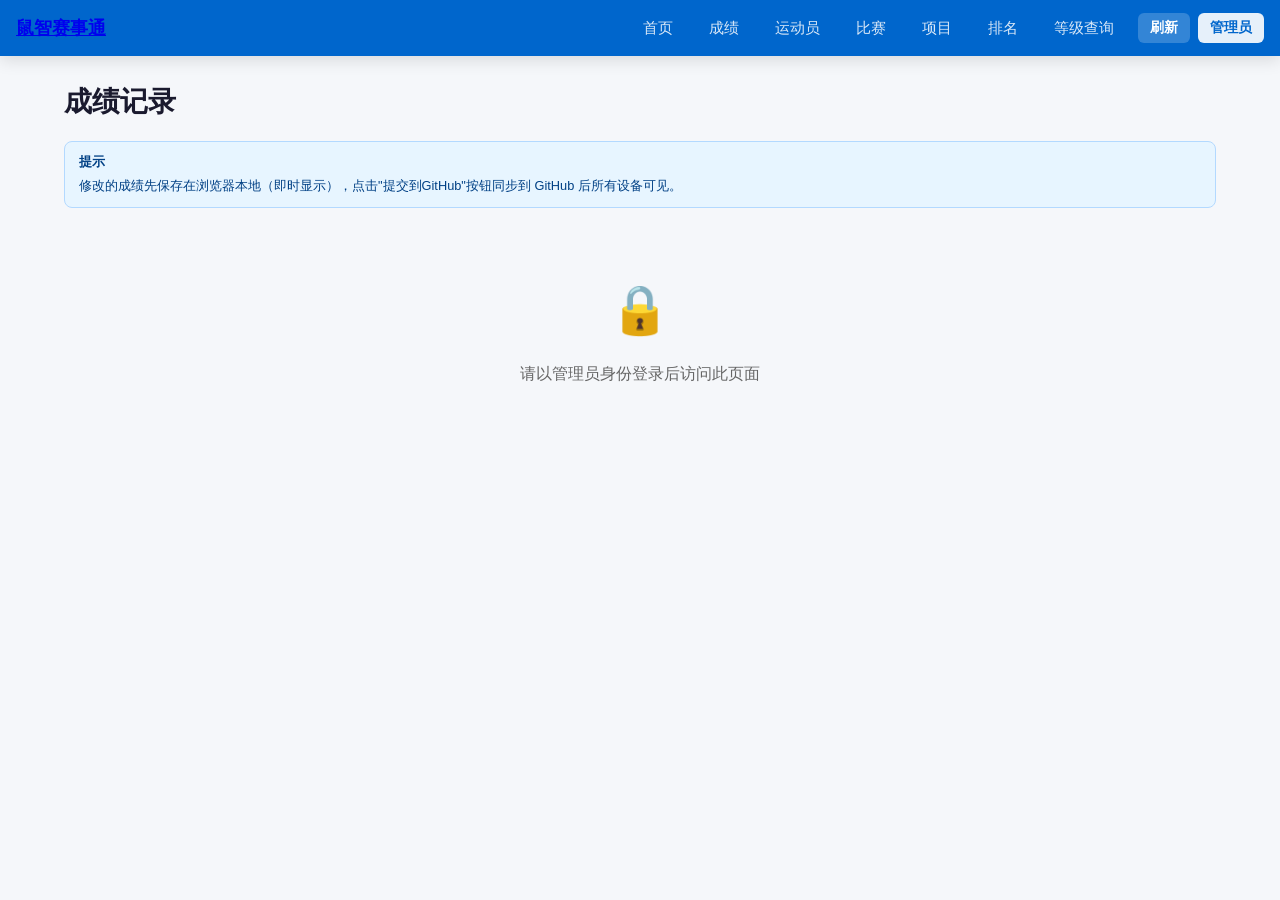
<file: pages/admin-results-edit.html>
<!DOCTYPE html>
<html lang="zh-CN">
<head>
  <meta charset="UTF-8">
  <meta name="viewport" content="width=device-width, initial-scale=1.0">
  <title>成绩记录 - 鼠智赛事通</title>
  <link rel="stylesheet" href="../assets/css/style.css">
</head>
<body>
  <div class="navbar" id="navbar"></div>

  <div class="container">
    <h1 class="page-title">成绩记录</h1>

    <div class="local-storage-notice">
      <strong>提示</strong>
      修改的成绩先保存在浏览器本地（即时显示），点击"提交到GitHub"按钮同步到 GitHub 后所有设备可见。
    </div>

    <div id="accessDenied" style="display:none;">
      <div class="empty-state">
        <div class="empty-state-icon">🔒</div>
        <p>请以管理员身份登录后访问此页面</p>
      </div>
    </div>

    <div id="adminPanel" style="display:none;">
      <div id="alertBox"></div>

      <!-- 筛选栏 -->
      <div class="filter-bar">
        <select id="filterMeet">
          <option value="">全部比赛</option>
        </select>
        <select id="filterEvent">
          <option value="">全部项目</option>
        </select>
        <select id="filterSwimmer">
          <option value="">全部运动员</option>
        </select>
        <select id="filterStatus">
          <option value="">全部状态</option>
          <option value="official">正式</option>
          <option value="unofficial">非正式</option>
          <option value="DQ">DQ</option>
          <option value="deleted">已删除</option>
        </select>
      </div>

      <!-- 搜索框 -->
      <input type="text" id="searchInput" class="search-box" placeholder="搜索运动员姓名...">

      <!-- 成绩表格 -->
      <div class="card">
        <div style="overflow-x:auto;">
          <table class="data-table" id="resultTable">
            <thead>
              <tr>
                <th>ID</th>
                <th>运动员</th>
                <th>项目</th>
                <th>比赛</th>
                <th>成绩</th>
                <th>状态</th>
                <th>操作</th>
              </tr>
            </thead>
            <tbody id="resultTableBody">
              <tr><td colspan="7" style="text-align:center;">加载中...</td></tr>
            </tbody>
          </table>
        </div>
      </div>

      <!-- 提交到 GitHub 区 -->
      <div class="card" id="syncSection" style="margin-top:16px;display:none;">
        <h2 class="section-title" style="border:none;margin-bottom:8px;">同步到 GitHub</h2>
        <p style="font-size:0.85rem;color:var(--text-secondary);margin-bottom:8px;">以下操作已保存到本地，点击"全部提交到GitHub"生成 Issue 链接。</p>
        <div id="pendingList" style="margin-bottom:12px;"></div>
        <button class="btn btn-primary" id="btnSubmitAll">全部提交到GitHub</button>
      </div>
    </div>
  </div>

  <!-- 编辑成绩模态框 -->
  <div class="modal-overlay" id="editModal">
    <div class="modal">
      <div class="modal-header">
        <h2>修改成绩</h2>
        <button class="modal-close" id="closeModal">&times;</button>
      </div>
      <div class="modal-body">
        <div class="form-group">
          <label>运动员</label>
          <input type="text" id="editSwimmerName" disabled style="background:var(--bg);">
        </div>
        <div class="form-group">
          <label>项目</label>
          <input type="text" id="editEventName" disabled style="background:var(--bg);">
        </div>
        <div class="form-group">
          <label>比赛</label>
          <input type="text" id="editMeetName" disabled style="background:var(--bg);">
        </div>
        <div class="form-group">
          <label>成绩 *</label>
          <input type="text" id="editTime" placeholder="例如 58.32 或 1:02.35">
        </div>
        <div class="form-group">
          <label>状态</label>
          <select id="editStatus">
            <option value="official">正式成绩</option>
            <option value="unofficial">非正式</option>
            <option value="DQ">取消资格 (DQ)</option>
          </select>
        </div>
        <div class="form-group">
          <label>修改原因</label>
          <input type="text" id="editReason" placeholder="请填写修改原因（可选）">
        </div>
      </div>
      <div class="modal-footer">
        <button class="btn btn-outline" id="cancelEdit">取消</button>
        <button class="btn btn-primary" id="saveEdit">保存修改</button>
      </div>
    </div>
  </div>

  <script type="module">
    import { initPage, escapeHtml, showAlert, formatDate, genderName } from '../assets/js/app.js';
    import { isAdmin } from '../src/services/authService.js';
    import { getAllMeets } from '../src/services/meetService.js';
    import { getAllSwimmers } from '../src/services/swimmerService.js';
    import { getAllEvents } from '../src/services/eventService.js';
    import { getAllResults } from '../src/services/resultService.js';
    import { updateResult, softDeleteResult, deleteResult, getPendingSyncs, clearPendingSyncs, submitBatchToGitHub } from '../src/services/writeService.js';
    import { hasLocalOverrides } from '../src/services/syncService.js';
    import { parseTime, formatTime } from '../src/utils/time.js';
    import { initAllSearchableSelects } from '../src/components/searchableSelect.js';

    initPage();

    let allResults = [];
    let meetNames = {}, eventNames = {}, swimmerNames = {};
    let allMeets = [], allEvents = [], allSwimmers = [];
    let editingId = null;
    let pendingOps = [];

    if (!isAdmin()) {
      document.getElementById('accessDenied').style.display = 'block';
      document.getElementById('adminPanel').style.display = 'none';
    } else {
      document.getElementById('accessDenied').style.display = 'none';
      document.getElementById('adminPanel').style.display = 'block';
      init();
    }

    async function init() {
      try {
        [allResults, allMeets, allEvents, allSwimmers] = await Promise.all([
          getAllResults(), getAllMeets(), getAllEvents(), getAllSwimmers()
        ]);

        meetNames = {};
        allMeets.forEach(m => meetNames[m.id] = m.name);
        eventNames = {};
        allEvents.forEach(e => eventNames[e.id] = e.name);
        swimmerNames = {};
        allSwimmers.forEach(s => swimmerNames[s.id] = s.name);

        const meetSel = document.getElementById('filterMeet');
        allMeets.forEach(m => {
          const opt = document.createElement('option');
          opt.value = m.id;
          opt.textContent = m.name;
          meetSel.appendChild(opt);
        });

        const eventSel = document.getElementById('filterEvent');
        allEvents.forEach(e => {
          const opt = document.createElement('option');
          opt.value = e.id;
          opt.textContent = `${e.name} (${genderName(e.gender)})`;
          eventSel.appendChild(opt);
        });

        const swimmerSel = document.getElementById('filterSwimmer');
        allSwimmers.forEach(s => {
          const opt = document.createElement('option');
          opt.value = s.id;
          opt.textContent = s.name;
          swimmerSel.appendChild(opt);
        });

        // 为筛选栏启用统一搜索组件（选项数达标时自动生效）
        initAllSearchableSelects({ minLength: 8 });

        renderTable();
        updateSyncSection();
      } catch (err) {
        showAlert('alertBox', '加载失败: ' + err.message, 'error');
      }
    }

    function renderTable() {
      const meetId = document.getElementById('filterMeet').value;
      const eventId = document.getElementById('filterEvent').value;
      const swimmerId = document.getElementById('filterSwimmer').value;
      const status = document.getElementById('filterStatus').value;
      const search = document.getElementById('searchInput').value.toLowerCase();

      let filtered = allResults;
      if (meetId) filtered = filtered.filter(r => r.meetId === meetId);
      if (eventId) filtered = filtered.filter(r => r.eventId === eventId);
      if (swimmerId) filtered = filtered.filter(r => r.swimmerId === swimmerId);
      if (status) filtered = filtered.filter(r => r.status === status);
      if (search) {
        filtered = filtered.filter(r => {
          const name = swimmerNames[r.swimmerId] || '';
          return name.toLowerCase().includes(search);
        });
      }

      const tbody = document.getElementById('resultTableBody');
      if (filtered.length === 0) {
        tbody.innerHTML = '<tr><td colspan="7" style="text-align:center;color:var(--text-secondary);">暂无成绩记录</td></tr>';
        return;
      }

      tbody.innerHTML = filtered.map(r => {
        const statusBadge = r.status === 'official'
          ? '<span class="badge badge-active">正式</span>'
          : r.status === 'DQ'
            ? '<span class="badge badge-inactive">DQ</span>'
            : r.status === 'deleted'
              ? '<span class="badge badge-inactive">已删除</span>'
              : '<span class="badge badge-relay">非正式</span>';
        return `
          <tr>
            <td>${escapeHtml(r.id)}</td>
            <td>${escapeHtml(swimmerNames[r.swimmerId] || r.swimmerId)}</td>
            <td>${escapeHtml(eventNames[r.eventId] || r.eventId)}</td>
            <td>${escapeHtml(meetNames[r.meetId] || r.meetId)}</td>
            <td style="font-weight:700;color:var(--accent);">${formatTime(r.timeMs)}</td>
            <td>${statusBadge}</td>
            <td class="actions">
              ${r.status !== 'deleted' ? `<button class="btn btn-outline btn-sm" data-id="${escapeHtml(r.id)}" data-action="edit">编辑</button>` : ''}
              ${r.status !== 'DQ' && r.status !== 'deleted' ? `<button class="btn btn-danger btn-sm" data-id="${escapeHtml(r.id)}" data-action="dq">标记DQ</button>` : ''}
              ${r.status !== 'deleted' ? `<button class="btn btn-danger btn-sm" data-id="${escapeHtml(r.id)}" data-action="delete">删除</button>` : ''}
            </td>
          </tr>
        `;
      }).join('');

      tbody.querySelectorAll('[data-action="edit"]').forEach(btn => {
        btn.addEventListener('click', () => openEditModal(btn.dataset.id));
      });
      tbody.querySelectorAll('[data-action="dq"]').forEach(btn => {
        btn.addEventListener('click', () => markDQ(btn.dataset.id));
      });
      tbody.querySelectorAll('[data-action="delete"]').forEach(btn => {
        btn.addEventListener('click', () => removeResult(btn.dataset.id));
      });
    }

    ['filterMeet', 'filterEvent', 'filterSwimmer', 'filterStatus'].forEach(id => {
      document.getElementById(id).addEventListener('change', renderTable);
    });
    document.getElementById('searchInput').addEventListener('input', renderTable);

    function openEditModal(id) {
      const result = allResults.find(r => r.id === id);
      if (!result) return;
      editingId = id;
      document.getElementById('editSwimmerName').value = swimmerNames[result.swimmerId] || result.swimmerId;
      document.getElementById('editEventName').value = eventNames[result.eventId] || result.eventId;
      document.getElementById('editMeetName').value = meetNames[result.meetId] || result.meetId;
      document.getElementById('editTime').value = formatTime(result.timeMs);
      document.getElementById('editStatus').value = result.status || 'official';
      document.getElementById('editReason').value = '';
      document.getElementById('editModal').classList.add('active');
    }

    document.getElementById('closeModal').addEventListener('click', () => {
      document.getElementById('editModal').classList.remove('active');
      editingId = null;
    });
    document.getElementById('cancelEdit').addEventListener('click', () => {
      document.getElementById('editModal').classList.remove('active');
      editingId = null;
    });

    document.getElementById('saveEdit').addEventListener('click', async () => {
      if (!editingId) return;
      const timeInput = document.getElementById('editTime').value;
      const status = document.getElementById('editStatus').value;
      const reason = document.getElementById('editReason').value.trim();

      let timeMs;
      try {
        timeMs = parseTime(timeInput);
      } catch (err) {
        showAlert('alertBox', err.message, 'error');
        return;
      }

      try {
        const updated = await updateResult(editingId, { timeMs, status, updateReason: reason });
        const idx = allResults.findIndex(r => r.id === editingId);
        if (idx !== -1) allResults[idx] = updated;
        pendingOps.push({
          action: 'update', entity: 'result', id: editingId,
          data: { timeMs, status, updateReason: reason }, operator: 'admin'
        });
        renderTable();
        updateSyncSection();
        document.getElementById('editModal').classList.remove('active');
        showAlert('alertBox', '修改成功。点击底部"提交到GitHub"同步。', 'success');
        editingId = null;
      } catch (err) {
        showAlert('alertBox', '修改失败: ' + err.message, 'error');
      }
    });

    async function markDQ(id) {
      if (!confirm('确定将此成绩标记为 DQ（取消资格）？')) return;
      try {
        const updated = await softDeleteResult(id, '成绩标记为 DQ');
        const idx = allResults.findIndex(r => r.id === id);
        if (idx !== -1) allResults[idx] = updated;
        pendingOps.push({ action: 'softDelete', entity: 'result', id, operator: 'admin', reason: '成绩标记为 DQ' });
        renderTable();
        updateSyncSection();
        showAlert('alertBox', '已标记为 DQ。点击底部"提交到GitHub"同步。', 'success');
      } catch (err) {
        showAlert('alertBox', '操作失败: ' + err.message, 'error');
      }
    }

    async function removeResult(id) {
      if (!confirm('确定删除此成绩吗？删除后记录将保留（标记为已删除），可从筛选器查看。')) return;
      try {
        const updated = await deleteResult(id, '成绩删除');
        const idx = allResults.findIndex(r => r.id === id);
        if (idx !== -1) allResults[idx] = updated;
        pendingOps.push({ action: 'delete', entity: 'result', id, operator: 'admin', reason: '成绩删除' });
        renderTable();
        updateSyncSection();
        showAlert('alertBox', '成绩已删除。点击底部"提交到GitHub"同步。', 'success');
      } catch (err) {
        showAlert('alertBox', '操作失败: ' + err.message, 'error');
      }
    }

    function updateSyncSection() {
      const hasLocal = hasLocalOverrides();
      const hasPending = pendingOps.length > 0 || getPendingSyncs().length > 0;
      if (hasLocal.results || hasPending) {
        document.getElementById('syncSection').style.display = 'block';
        const allPending = [...getPendingSyncs(), ...pendingOps];
        const list = allPending.map((p, i) =>
          `<div style="padding:6px 0;border-bottom:1px solid var(--border);">
            ${i+1}. ${p.action} ${p.entity}${p.id ? ' '+p.id : ''}
          </div>`
        ).join('');
        document.getElementById('pendingList').innerHTML = list || '<div style="color:var(--text-secondary);">本地有修改数据</div>';
      } else {
        document.getElementById('syncSection').style.display = 'none';
      }
    }

    document.getElementById('btnSubmitAll').addEventListener('click', () => {
      // 合并 sessionStorage 遗留操作与页面内操作，一次性提交并清空
      const legacy = getPendingSyncs();
      const all = [...legacy, ...pendingOps];
      if (all.length === 0) {
        showAlert('alertBox', '没有待同步的操作', 'info');
        return;
      }
      submitBatchToGitHub(all);
      pendingOps = [];
      clearPendingSyncs();
      updateSyncSection();
      showAlert('alertBox', `已打开 GitHub Issue 页面（含 ${all.length} 项操作），请提交 1 个 Issue 即可。Actions 会一次性同步全部操作（约30-60秒）。`, 'success');
    });
  </script>
</body>
</html>
</file>
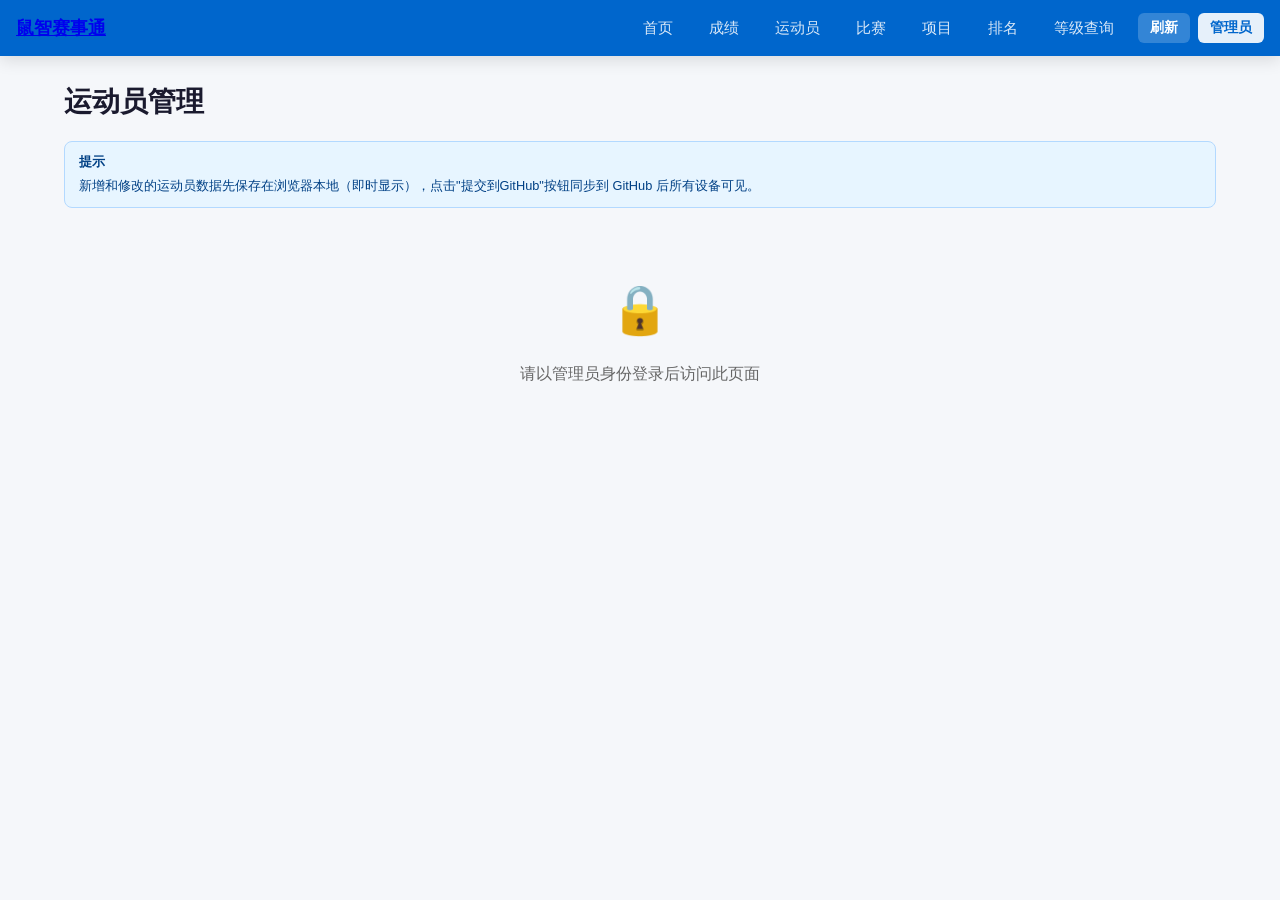
<file: pages/admin-swimmers.html>
<!DOCTYPE html>
<html lang="zh-CN">
<head>
  <meta charset="UTF-8">
  <meta name="viewport" content="width=device-width, initial-scale=1.0">
  <title>运动员管理 - 鼠智赛事通</title>
  <link rel="stylesheet" href="../assets/css/style.css">
</head>
<body>
  <div class="navbar" id="navbar"></div>

  <div class="container">
    <h1 class="page-title">运动员管理</h1>

    <div class="local-storage-notice">
      <strong>提示</strong>
      新增和修改的运动员数据先保存在浏览器本地（即时显示），点击"提交到GitHub"按钮同步到 GitHub 后所有设备可见。
    </div>

    <div id="accessDenied" style="display:none;">
      <div class="empty-state">
        <div class="empty-state-icon">🔒</div>
        <p>请以管理员身份登录后访问此页面</p>
      </div>
    </div>

    <div id="adminPanel" style="display:none;">
      <div id="alertBox"></div>

      <!-- 新增运动员表单 -->
      <div class="card">
        <h2 class="section-title" style="border:none;margin-bottom:8px;">新增运动员</h2>
        <form id="addForm">
          <div class="form-group">
            <label for="swimmerName">姓名 *</label>
            <input type="text" id="swimmerName" placeholder="请输入运动员姓名" required>
          </div>
          <div class="form-group">
            <label for="swimmerGender">性别 *</label>
            <select id="swimmerGender" required>
              <option value="male">男</option>
              <option value="female">女</option>
            </select>
          </div>
          <div class="form-group">
            <label for="swimmerGroup">分组</label>
            <input type="text" id="swimmerGroup" placeholder="自动根据性别填入，可修改">
          </div>
          <div class="form-group">
            <label for="swimmerStatus">状态</label>
            <select id="swimmerStatus">
              <option value="active">活跃</option>
              <option value="inactive">停用</option>
            </select>
          </div>
          <button type="submit" class="btn btn-primary btn-block">新增运动员</button>
        </form>
      </div>

      <!-- 运动员列表 -->
      <div class="card" style="margin-top:16px;">
        <h2 class="section-title" style="border:none;margin-bottom:8px;">运动员列表</h2>
        <div style="display:flex;gap:8px;flex-wrap:wrap;margin-bottom:10px;">
          <button type="button" class="btn btn-sm filter-tab" data-filter="all" style="padding:6px 14px;">全部</button>
          <button type="button" class="btn btn-sm filter-tab" data-filter="active" style="padding:6px 14px;">在队</button>
          <button type="button" class="btn btn-sm filter-tab" data-filter="inactive" style="padding:6px 14px;">已停用</button>
        </div>
        <input type="text" id="searchInput" class="search-box" placeholder="搜索姓名或ID...">
        <div style="overflow-x:auto;">
          <table class="data-table" id="swimmerTable">
            <thead>
              <tr>
                <th>ID</th>
                <th>姓名</th>
                <th>性别</th>
                <th>分组</th>
                <th>状态</th>
                <th>操作</th>
              </tr>
            </thead>
            <tbody id="swimmerTableBody">
              <tr><td colspan="6" style="text-align:center;">加载中...</td></tr>
            </tbody>
          </table>
        </div>
      </div>

      <!-- 提交到 GitHub 区 -->
      <div class="card" id="syncSection" style="margin-top:16px;display:none;">
        <h2 class="section-title" style="border:none;margin-bottom:8px;">同步到 GitHub</h2>
        <p style="font-size:0.85rem;color:var(--text-secondary);margin-bottom:8px;">以下操作已保存到本地，点击"提交到GitHub"生成 Issue 链接，在 GitHub 创建 Issue 后 Actions 自动同步。</p>
        <div id="pendingList" style="margin-bottom:12px;"></div>
        <button class="btn btn-primary" id="btnSubmitAll">全部提交到GitHub</button>
      </div>
    </div>
  </div>

  <!-- 编辑模态框 -->
  <div class="modal-overlay" id="editModal">
    <div class="modal">
      <div class="modal-header">
        <h2>编辑运动员</h2>
        <button class="modal-close" id="closeModal">&times;</button>
      </div>
      <div class="modal-body">
        <div class="form-group">
          <label>姓名</label>
          <input type="text" id="editName">
        </div>
        <div class="form-group">
          <label>性别</label>
          <select id="editGender">
            <option value="male">男</option>
            <option value="female">女</option>
          </select>
        </div>
        <div class="form-group">
          <label>分组</label>
          <input type="text" id="editGroup">
        </div>
        <div class="form-group">
          <label>状态</label>
          <select id="editStatus">
            <option value="active">活跃</option>
            <option value="inactive">停用</option>
          </select>
        </div>
      </div>
      <div class="modal-footer">
        <button class="btn btn-outline" id="cancelEdit">取消</button>
        <button class="btn btn-primary" id="saveEdit">保存</button>
      </div>
    </div>
  </div>

  <script type="module">
    import { initPage, escapeHtml, showAlert, genderName } from '../assets/js/app.js';
    import { isAdmin } from '../src/services/authService.js';
    import { getAllSwimmers } from '../src/services/swimmerService.js';
    import { getAllResults } from '../src/services/resultService.js';
    import { createSwimmer, updateSwimmer, softDeleteSwimmer, hasSwimmerResults, deleteSwimmerPermanently, getPendingSyncs, clearPendingSyncs, submitBatchToGitHub } from '../src/services/writeService.js';
    import { showHardDeleteConfirm } from '../src/components/confirmModal.js';
    import { hasLocalOverrides } from '../src/services/syncService.js';

    initPage();

    let allSwimmers = [];
    let allResults = [];
    let editingId = null;
    let statusFilter = 'all';
    let pendingOps = [];

    if (!isAdmin()) {
      document.getElementById('accessDenied').style.display = 'block';
      document.getElementById('adminPanel').style.display = 'none';
    } else {
      document.getElementById('accessDenied').style.display = 'none';
      document.getElementById('adminPanel').style.display = 'block';
      loadData();
    }

    async function loadData() {
      try {
        [allSwimmers, allResults] = await Promise.all([getAllSwimmers(), getAllResults()]);
        renderTable();
        updateSyncSection();
      } catch (err) {
        showAlert('alertBox', '加载失败: ' + err.message, 'error');
      }
    }

    function renderTable() {
      const search = document.getElementById('searchInput').value.toLowerCase();
      let swimmers = allSwimmers;
      if (statusFilter === 'active') {
        swimmers = swimmers.filter(s => s.status !== 'inactive');
      } else if (statusFilter === 'inactive') {
        swimmers = swimmers.filter(s => s.status === 'inactive');
      }
      if (search) {
        swimmers = swimmers.filter(s =>
          (s.name || '').toLowerCase().includes(search) ||
          (s.id || '').toLowerCase().includes(search)
        );
      }

      const tbody = document.getElementById('swimmerTableBody');
      if (swimmers.length === 0) {
        tbody.innerHTML = '<tr><td colspan="6" style="text-align:center;color:var(--text-secondary);">暂无运动员</td></tr>';
        return;
      }

      tbody.innerHTML = swimmers.map(s => {
        const relatedCount = allResults.filter(r => r.swimmerId === s.id).length;
        const canDeactivate = s.status !== 'inactive';
        return `
        <tr>
          <td>${escapeHtml(s.id)}</td>
          <td>${escapeHtml(s.name)}</td>
          <td>${genderName(s.gender)}</td>
          <td>${escapeHtml(s.group || '')}</td>
          <td>
            <span class="badge ${s.status === 'inactive' ? 'badge-inactive' : 'badge-active'}">
              ${s.status === 'inactive' ? '已停用' : '在队'}
            </span>
          </td>
          <td class="actions">
            <button class="btn btn-outline btn-sm" data-id="${escapeHtml(s.id)}" data-action="edit">编辑</button>
            ${canDeactivate ? `<button class="btn btn-danger btn-sm" data-id="${escapeHtml(s.id)}" data-action="deactivate">停用</button>` : ''}
            <button class="btn btn-danger btn-sm" data-id="${escapeHtml(s.id)}" data-action="delete" data-count="${relatedCount}">删除</button>
          </td>
        </tr>
      `;
      }).join('');

      tbody.querySelectorAll('[data-action="edit"]').forEach(btn => {
        btn.addEventListener('click', () => openEditModal(btn.dataset.id));
      });
      tbody.querySelectorAll('[data-action="deactivate"]').forEach(btn => {
        btn.addEventListener('click', () => deactivateSwimmer(btn.dataset.id));
      });
      tbody.querySelectorAll('[data-action="delete"]').forEach(btn => {
        btn.addEventListener('click', () => removeSwimmer(btn.dataset.id));
      });
    }

    // 停用运动员（软删除，保留历史成绩）
    async function deactivateSwimmer(id) {
      const swimmer = allSwimmers.find(s => s.id === id);
      if (!swimmer) return;
      const hasResults = await hasSwimmerResults(id);
      const confirmMsg = hasResults
        ? `该运动员已有历史成绩，停用后成绩将保留但不再显示在队列表中。\n确定停用 ${swimmer.name} 吗？`
        : `确定停用 ${swimmer.name} 吗？停用后不再显示在队列表中。`;
      if (!confirm(confirmMsg)) return;
      try {
        const updated = await softDeleteSwimmer(id, '管理员停用');
        const idx = allSwimmers.findIndex(s => s.id === id);
        if (idx !== -1) allSwimmers[idx] = updated;
        pendingOps.push({
          action: 'softDelete', entity: 'swimmer', id: id,
          operator: 'admin', reason: '管理员停用'
        });
        renderTable();
        updateSyncSection();
        showAlert('alertBox', `${swimmer.name} 已停用（历史成绩已保留）。点击底部"提交到GitHub"同步。`, 'success');
      } catch (err) {
        showAlert('alertBox', '停用失败: ' + err.message, 'error');
      }
    }

    // 永久删除运动员（v2：物理删除 + 级联删除全部成绩，两步确认）
    async function removeSwimmer(id) {
      const swimmer = allSwimmers.find(s => s.id === id);
      if (!swimmer) return;
      const relatedCount = allResults.filter(r => r.swimmerId === id).length;

      const ok = await showHardDeleteConfirm({
        entityLabel: '运动员',
        name: swimmer.name,
        id,
        resultCount: relatedCount
      });
      if (!ok) return;

      try {
        const { removedResults, operations } = await deleteSwimmerPermanently(id, '管理员永久删除');
        allSwimmers = allSwimmers.filter(s => s.id !== id);
        allResults = allResults.filter(r => r.swimmerId !== id);
        pendingOps.push(...operations);
        renderTable();
        updateSyncSection();
        showAlert('alertBox', `${swimmer.name} 已永久删除（含 ${removedResults} 条关联成绩）。点击底部"提交到GitHub"同步。`, 'success');
      } catch (err) {
        showAlert('alertBox', '删除失败: ' + err.message, 'error');
      }
    }

    // 筛选标签点击
    document.querySelectorAll('.filter-tab').forEach(btn => {
      btn.addEventListener('click', () => {
        statusFilter = btn.dataset.filter;
        document.querySelectorAll('.filter-tab').forEach(b => b.classList.remove('btn-primary'));
        btn.classList.add('btn-primary');
        renderTable();
      });
    });
    document.querySelector('.filter-tab[data-filter="all"]').classList.add('btn-primary');

    // 新增运动员
    document.getElementById('addForm').addEventListener('submit', async (e) => {
      e.preventDefault();
      const name = document.getElementById('swimmerName').value.trim();
      const gender = document.getElementById('swimmerGender').value;
      let group = document.getElementById('swimmerGroup').value.trim();
      const status = document.getElementById('swimmerStatus').value;

      if (!name) { showAlert('alertBox', '姓名不能为空', 'warning'); return; }
      if (!group) { group = gender === 'female' ? '女子组' : '男子组'; }

      const exists = allSwimmers.some(s => s.name === name && s.gender === gender);
      if (exists) { showAlert('alertBox', `已存在同名同性别运动员: ${name}`, 'warning'); return; }

      try {
        const newSwimmer = await createSwimmer({ name, gender, group, status });
        allSwimmers.push(newSwimmer);
        pendingOps.push({
          action: 'create', entity: 'swimmer',
          data: { id: newSwimmer.id, name, gender, group, status },
          operator: 'admin'
        });
        renderTable();
        updateSyncSection();
        document.getElementById('addForm').reset();
        showAlert('alertBox', `新增成功: ${name} (ID: ${newSwimmer.id})。点击底部"提交到GitHub"同步。`, 'success');
      } catch (err) {
        showAlert('alertBox', '新增失败: ' + err.message, 'error');
      }
    });

    // 搜索
    document.getElementById('searchInput').addEventListener('input', renderTable);

    // 编辑模态框
    function openEditModal(id) {
      const swimmer = allSwimmers.find(s => s.id === id);
      if (!swimmer) return;
      editingId = id;
      document.getElementById('editName').value = swimmer.name || '';
      document.getElementById('editGender').value = swimmer.gender || 'male';
      document.getElementById('editGroup').value = swimmer.group || '';
      document.getElementById('editStatus').value = swimmer.status || 'active';
      document.getElementById('editModal').classList.add('active');
    }

    document.getElementById('closeModal').addEventListener('click', () => {
      document.getElementById('editModal').classList.remove('active');
      editingId = null;
    });
    document.getElementById('cancelEdit').addEventListener('click', () => {
      document.getElementById('editModal').classList.remove('active');
      editingId = null;
    });

    document.getElementById('saveEdit').addEventListener('click', async () => {
      if (!editingId) return;
      const updates = {
        name: document.getElementById('editName').value.trim(),
        gender: document.getElementById('editGender').value,
        group: document.getElementById('editGroup').value.trim(),
        status: document.getElementById('editStatus').value
      };
      if (!updates.name) { showAlert('alertBox', '姓名不能为空', 'warning'); return; }
      try {
        const updated = await updateSwimmer(editingId, updates);
        const idx = allSwimmers.findIndex(s => s.id === editingId);
        if (idx !== -1) allSwimmers[idx] = updated;
        pendingOps.push({
          action: 'update', entity: 'swimmer', id: editingId,
          data: updates, operator: 'admin'
        });
        renderTable();
        updateSyncSection();
        document.getElementById('editModal').classList.remove('active');
        showAlert('alertBox', '修改成功。点击底部"提交到GitHub"同步。', 'success');
        editingId = null;
      } catch (err) {
        showAlert('alertBox', '修改失败: ' + err.message, 'error');
      }
    });

    // 同步区
    function updateSyncSection() {
      const hasLocal = hasLocalOverrides();
      const hasPending = pendingOps.length > 0 || getPendingSyncs().length > 0;

      if (hasLocal.swimmers || hasPending) {
        document.getElementById('syncSection').style.display = 'block';
        const allPending = [...getPendingSyncs(), ...pendingOps];
        const list = allPending.map((p, i) =>
          `<div style="padding:6px 0;border-bottom:1px solid var(--border);">
            ${i+1}. ${p.action} ${p.entity}${p.id ? ' '+p.id : ''}
          </div>`
        ).join('');
        document.getElementById('pendingList').innerHTML = list || '<div style="color:var(--text-secondary);">本地有修改数据</div>';
      } else {
        document.getElementById('syncSection').style.display = 'none';
      }
    }

    document.getElementById('btnSubmitAll').addEventListener('click', () => {
      // 合并 sessionStorage 遗留操作与页面内操作，一次性提交并清空
      const legacy = getPendingSyncs();
      const all = [...legacy, ...pendingOps];
      if (all.length === 0) {
        showAlert('alertBox', '没有待同步的操作', 'info');
        return;
      }
      // 批量提交：合并为 1 个 Issue，一次性同步
      submitBatchToGitHub(all);
      pendingOps = [];
      clearPendingSyncs();
      updateSyncSection();
      showAlert('alertBox', `已打开 GitHub Issue 页面（含 ${all.length} 项操作），请提交 1 个 Issue 即可。Actions 会一次性同步全部操作（约30-60秒）。`, 'success');
    });
  </script>
</body>
</html>
</file>
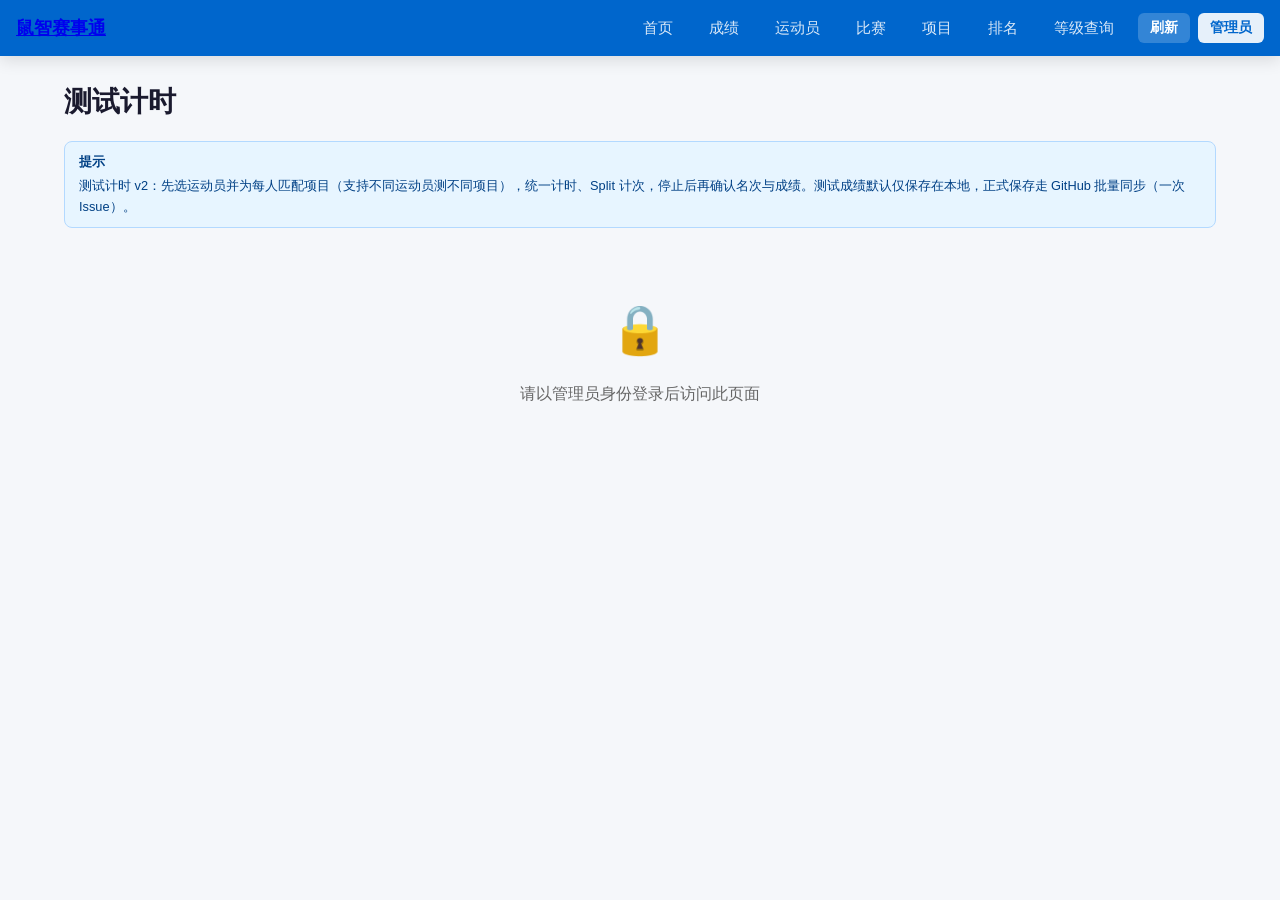
<file: pages/admin-timing.html>
<!DOCTYPE html>
<html lang="zh-CN">
<head>
  <meta charset="UTF-8">
  <meta name="viewport" content="width=device-width, initial-scale=1.0">
  <title>测试计时 - 鼠智赛事通</title>
  <link rel="stylesheet" href="../assets/css/style.css">
  <style>
    /* 测试计时 v2 专用样式（仅本页，不污染全局） */
    .timer-display {
      font-size: 3.2rem;
      font-weight: 800;
      font-variant-numeric: tabular-nums;
      letter-spacing: 1px;
      text-align: center;
      font-family: "Consolas", "Courier New", monospace;
      color: var(--primary, #1a73e8);
      padding: 20px 0 8px;
      line-height: 1.2;
    }
    .timer-state {
      text-align: center;
      font-size: 0.85rem;
      color: var(--text-secondary);
      margin-bottom: 12px;
    }
    .timer-actions {
      display: flex;
      gap: 10px;
      justify-content: center;
      flex-wrap: wrap;
      margin: 16px 0 8px;
    }
    .timer-actions .btn { min-width: 110px; }
    .split-list { margin-top: 12px; }
    .split-item {
      display: flex;
      align-items: center;
      justify-content: space-between;
      gap: 8px;
      padding: 10px 12px;
      border-bottom: 1px solid var(--border);
    }
    .split-item:last-child { border-bottom: none; }
    .split-index { font-weight: 700; color: var(--text-secondary); min-width: 34px; }
    .split-time { font-variant-numeric: tabular-nums; font-weight: 600; flex: 1; text-align: center; }
    .split-diff { color: var(--text-secondary); font-size: 0.8rem; min-width: 90px; text-align: right; }
    .split-actions { display: flex; gap: 6px; }
    .count-warn {
      border: 1px solid var(--warning, #f59e0b);
      background: rgba(255, 193, 7, 0.08);
      color: var(--warning, #b45309);
      padding: 10px 12px;
      border-radius: 8px;
      font-size: 0.88rem;
      margin: 10px 0;
    }
    .confirm-table { width: 100%; border-collapse: collapse; font-size: 0.9rem; }
    .confirm-table th, .confirm-table td {
      padding: 8px 10px;
      border-bottom: 1px solid var(--border);
      text-align: left;
      vertical-align: middle;
    }
    .confirm-table th { color: var(--text-secondary); font-weight: 600; font-size: 0.82rem; white-space: nowrap; }
    .confirm-table input[type="text"] {
      width: 110px;
      padding: 6px 8px;
      border: 1px solid var(--border);
      border-radius: 6px;
      font-variant-numeric: tabular-nums;
    }
    .confirm-table select { max-width: 130px; }
    .confirm-table .auto-time { font-variant-numeric: tabular-nums; font-weight: 600; }
    .end-options { display: flex; gap: 10px; flex-wrap: wrap; margin-top: 14px; }
    .end-options .btn { flex: 1; min-width: 160px; }
    /* 运动员搜索多选（复用全局 .ss-* 视觉风格） */
    .swimmer-search-wrapper { position: relative; }
    .swimmer-selected-tags {
      display: flex; flex-wrap: wrap; gap: 8px; margin-top: 10px; min-height: 36px;
    }
    .swimmer-tag {
      display: inline-flex; align-items: center; gap: 4px;
      padding: 5px 10px; border-radius: 20px;
      background: rgba(26, 115, 232, 0.08);
      border: 1px solid var(--primary, #1a73e8);
      color: var(--primary-dark, #1557b0);
      font-size: 0.85rem; font-weight: 500;
    }
    .swimmer-tag-remove {
      border: none; background: none; cursor: pointer;
      font-size: 1.1rem; line-height: 1; padding: 0;
      color: inherit; opacity: 0.6; margin-left: 2px;
    }
    .swimmer-tag-remove:hover { opacity: 1; }
    .swimmer-tags-empty {
      font-size: 0.85rem; color: var(--text-secondary); padding: 6px 0;
    }
    .roster-row {
      display: flex; align-items: center; gap: 8px; flex-wrap: wrap;
      padding: 8px 0; border-bottom: 1px solid var(--border);
    }
    .roster-row:last-child { border-bottom: none; }
    .roster-name { min-width: 130px; font-weight: 600; }
    .roster-event { flex: 1; min-width: 220px; }
    .roster-hint { font-size: 0.78rem; color: var(--success, #2d8659); }
    .apply-all-btn { font-size: 0.8rem; padding: 5px 10px; }
    .sync-status-line { font-size: 0.85rem; margin-top: 8px; line-height: 1.6; }
    .result-badge-saved { color: var(--success, #2d8659); }
    .result-badge-failed { color: #c62828; }
    .section-hint { font-size: 0.82rem; color: var(--text-secondary); margin: 4px 0 10px; }
    .event-group-label {
      font-size: 0.82rem; font-weight: 700; color: var(--primary, #1a73e8);
      margin: 10px 0 2px; padding-left: 2px;
    }
    /* 运动员等级展示 */
    .grade-cell { white-space: nowrap; }
    .grade-badge {
      display: inline-block; padding: 3px 10px; border-radius: 12px;
      background: var(--primary, #1a73e8); color: #fff;
      font-size: 0.78rem; font-weight: 600; white-space: nowrap;
    }
    .grade-muted { color: var(--text-secondary); font-size: 0.8rem; }
    .grade-loading { color: var(--text-secondary); font-size: 0.8rem; font-style: italic; }
  </style>
</head>
<body>
  <div class="navbar" id="navbar"></div>

  <div class="container">
    <h1 class="page-title">测试计时</h1>

    <div class="local-storage-notice">
      <strong>提示</strong>
      测试计时 v2：先选运动员并为每人匹配项目（支持不同运动员测不同项目），统一计时、Split 计次，停止后再确认名次与成绩。测试成绩默认仅保存在本地，正式保存走 GitHub 批量同步（一次 Issue）。
    </div>

    <div id="accessDenied" style="display:none;">
      <div class="empty-state">
        <div class="empty-state-icon">🔒</div>
        <p id="accessDeniedText">请以管理员身份登录后访问此页面</p>
      </div>
    </div>

    <div id="adminPanel" style="display:none;">
      <div id="alertBox"></div>

      <!-- 第 1 步：选比赛 -->
      <div class="card" id="configCard">
        <h2 class="section-title" style="border:none;margin-bottom:4px;">1. 选择比赛</h2>
        <p class="section-hint">本次测试全部成绩归属同一场比赛；运动员和项目将在下一步逐人匹配。</p>
        <div class="form-group">
          <label for="formMeet">比赛 *</label>
          <select id="formMeet" required>
            <option value="">请选择比赛</option>
          </select>
        </div>
        <div class="form-group">
          <label for="formPoolType">泳池类型（用于等级判定）</label>
          <select id="formPoolType">
            <option value="50m_pool">50 米池</option>
            <option value="25m_pool">25 米池</option>
          </select>
          <p class="section-hint" style="margin-top:4px;">等级标准按 50 米池 / 25 米池区分，默认 50 米池；仅影响「运动员等级」列的显示，不影响成绩保存。</p>
        </div>
        <button class="btn btn-primary btn-block" id="btnToRoster" disabled>下一步：配置测试名单</button>
      </div>

      <!-- 第 2 步：选运动员 + 每人匹配项目 -->
      <div class="card" id="rosterCard" style="margin-top:16px;display:none;">
        <h2 class="section-title" style="border:none;margin-bottom:4px;">2. 选择运动员并匹配项目</h2>
        <p class="section-hint">
          先搜索并选择参赛运动员，再为每人匹配项目（可各不相同）。多人测同一项目时可一键应用到全部。
          开始计时后名单和项目将被锁定，直到停止或放弃。
        </p>
        <div class="form-group">
          <label>参赛运动员 *（搜索选择，可多选，至少 1 人）</label>
          <div class="swimmer-pick" id="swimmerPicks"></div>
        </div>
        <div class="form-group" id="eventApplyRow" style="display:none;">
          <label>统一项目（可选）<span style="font-weight:400;color:var(--text-secondary);">：选择后自动应用到全部运动员，仍可单人修改</span></label>
          <div style="display:flex;gap:8px;align-items:center;flex-wrap:wrap;">
            <select id="formEventAll" style="flex:1;min-width:220px;">
              <option value="">-- 选择统一项目 --</option>
            </select>
            <button class="btn btn-outline apply-all-btn" id="btnApplyAll">应用到全部</button>
          </div>
        </div>
        <div id="rosterRows"></div>
        <button class="btn btn-primary btn-block" id="btnStartConfig">开始计时</button>
      </div>

      <!-- 第 3 步：计时 -->
      <div class="card" id="timerCard" style="margin-top:16px;display:none;">
        <h2 class="section-title" style="border:none;margin-bottom:4px;">3. 计时</h2>
        <div class="timer-display" id="timerDisplay">00:00.000</div>
        <div class="timer-state" id="timerState">就绪</div>
        <div class="timer-actions">
          <button class="btn btn-primary" id="btnStart" disabled>开始</button>
          <button class="btn btn-outline" id="btnSplit" disabled>计次 (Split)</button>
          <button class="btn btn-outline" id="btnStop" disabled>停止</button>
          <button class="btn btn-outline" id="btnUndo" disabled>撤销最后一次</button>
          <button class="btn btn-outline" id="btnRestart">重新开始</button>
        </div>
        <div class="split-list" id="splitList"></div>
        <div class="count-warn" id="countWarn" style="display:none;"></div>
      </div>

      <!-- 第 4 步：名次与成绩匹配 -->
      <div class="card" id="confirmCard" style="margin-top:16px;display:none;">
        <h2 class="section-title" style="border:none;margin-bottom:4px;">4. 名次与成绩匹配</h2>
        <p class="section-hint">
          自动计时（只读）与最终成绩（可编辑）分开保存，互不覆盖。名次由管理员确认，可随时重新指定；
          名次按「比赛 + 项目」分组独立计算（不同项目的名次互不影响）。不假设计次顺序等于名次。
        </p>
        <table class="confirm-table" id="confirmTable">
          <thead>
            <tr>
              <th>项目</th>
              <th>运动员</th>
              <th>名次</th>
              <th>自动计时 (Split)</th>
              <th>最终成绩</th>
              <th>匹配 Split</th>
              <th>运动员等级</th>
            </tr>
          </thead>
          <tbody id="confirmBody"></tbody>
        </table>
        <div class="count-warn" id="confirmWarn" style="display:none;"></div>
        <div class="end-options">
          <button class="btn btn-primary" id="btnSaveOfficial">保存为正式成绩</button>
          <button class="btn btn-outline" id="btnSaveLocal">仅保存本次测试</button>
          <button class="btn btn-outline" id="btnDiscard">放弃本次测试</button>
        </div>
        <div class="sync-status-line" id="syncStatusLine"></div>
      </div>
    </div>
  </div>

  <script type="module">
    import { initPage, escapeHtml, showAlert, formatDate, genderName } from '../assets/js/app.js';
    import { isAdmin, hasPermission } from '../src/services/authService.js';
    import { getAllMeets } from '../src/services/meetService.js';
    import { getAllSwimmers } from '../src/services/swimmerService.js';
    import { getAllEvents } from '../src/services/eventService.js';
    import { createResult, submitBatchToGitHub } from '../src/services/writeService.js';
    import { parseTime } from '../src/utils/time.js';
    import { initAllSearchableSelects } from '../src/components/searchableSelect.js';
    import { getEligibleGrades } from '../src/algorithms/athleteGrade.js';

    initPage();

    // ============ 状态 ============
    // status: idle(初始) | ready(配置完成) | running(计时中) | stopped(已停止)
    let status = 'idle';
    let startTime = 0;            // performance.now() 基准
    let elapsedMs = 0;            // 内部整数毫秒
    let splits = [];              // { index, elapsedMs, autoTime } —— 统一计时器，Split 不绑定运动员
    let selectedSwimmerIds = [];  // 选中的运动员 ID（顺序即计次默认顺序）
    let swimmerEvents = {};       // swimmerId -> eventId（每人匹配的项目）
    let matchMap = {};            // `${swimmerId}|${eventId}` -> splitIndex
    let finalTimes = {};          // `${swimmerId}|${eventId}` -> 最终成绩毫秒
    let rankMap = {};             // `${swimmerId}|${eventId}` -> 名次（管理员确认，可重新指定）
    let currentMeetId = '';
    let rafId = null;
    let syncInProgress = false;
    // 等级计算相关：泳池类型 + 每行等级展示缓存（避免重复计算）
    let poolType = '50m_pool';
    let gradeCache = {};        // `${sid}|${eid}` -> { highestGrade, note, timeMs }

    const LS_TESTS = 'swim_test_timing_sessions';

    let allMeets = [], allEvents = [], allSwimmers = [];
    let eventNames = {}, swimmerNames = {};

    // ============ 权限守卫 ============
    if (!isAdmin()) {
      document.getElementById('accessDenied').style.display = 'block';
      document.getElementById('adminPanel').style.display = 'none';
    } else if (!hasPermission('addResult')) {
      document.getElementById('accessDeniedText').textContent = '当前账号无测试计时权限（需要 addResult 权限）。';
      document.getElementById('accessDenied').style.display = 'block';
      document.getElementById('adminPanel').style.display = 'none';
    } else {
      document.getElementById('accessDenied').style.display = 'none';
      document.getElementById('adminPanel').style.display = 'block';
      init();
    }

    async function init() {
      try {
        const [meets, swimmers, events] = await Promise.all([
          getAllMeets(), getAllSwimmers(), getAllEvents()
        ]);
        allMeets = meets;
        allSwimmers = swimmers.filter(s => s.status === 'active');
        allEvents = events.filter(e => e.status === 'active' || e.status === undefined);

        events.forEach(e => eventNames[e.id] = e.name);
        swimmers.forEach(s => swimmerNames[s.id] = s.name);

        const meetSel = document.getElementById('formMeet');
        meets.forEach(m => {
          const opt = document.createElement('option');
          opt.value = m.id;
          opt.textContent = `${m.name} (${formatDate(m.date)})`;
          meetSel.appendChild(opt);
        });

        const eventSelAll = document.getElementById('formEventAll');
        allEvents.forEach(e => {
          const opt = document.createElement('option');
          opt.value = e.id;
          opt.textContent = `${e.name} (${genderName(e.gender)})`;
          eventSelAll.appendChild(opt);
        });

        // 搜索组件接入：formMeet / formEventAll 选项数 ≥8 时启用搜索（池型固定 2 项无需搜索）
        initAllSearchableSelects({ minLength: 8, excludeIds: ['formPoolType'] });

        // 池型变化：清除等级缓存并重算当前确认表
        document.getElementById('formPoolType').addEventListener('change', (e) => {
          poolType = e.target.value;
          gradeCache = {};
          if (status === 'stopped' && document.getElementById('confirmCard').style.display === 'block') {
            renderConfirmStage();
          }
        });

        renderSwimmerPicks();
        status = 'ready';
        updateTimerState();
        updateConfigState();
      } catch (err) {
        showAlert('alertBox', '数据加载失败: ' + err.message, 'error');
      }
    }

    // ============ 第 2 步：运动员搜索多选 + 每人项目匹配 ============
    let swimmerSearchInitialized = false;

    function renderSwimmerPicks() {
      const box = document.getElementById('swimmerPicks');

      if (!swimmerSearchInitialized) {
        // 首次构建搜索组件结构并绑定事件
        box.innerHTML = `
          <div class="ss-wrapper swimmer-search-wrapper">
            <input type="text" class="ss-input" id="swimmerSearchInput"
                   placeholder="输入姓名或学号搜索运动员…" autocomplete="off" role="textbox">
            <div class="ss-dropdown" id="swimmerSearchDropdown" role="listbox"></div>
          </div>
          <div class="swimmer-selected-tags" id="swimmerSelectedTags"></div>
        `;

        const input = document.getElementById('swimmerSearchInput');
        const dropdown = document.getElementById('swimmerSearchDropdown');
        let isOpen = false;
        let highlightIndex = -1;

        function openDropdown() {
          isOpen = true;
          dropdown.classList.add('open');
          filterSwimmers(input.value);
          input.focus();
        }

        function closeDropdown() {
          isOpen = false;
          dropdown.classList.remove('open');
          highlightIndex = -1;
        }

        function applyHighlight(scroll = true) {
          const nodes = dropdown.querySelectorAll('.ss-option[data-id]');
          nodes.forEach(el => el.classList.remove('ss-highlight'));
          if (nodes[highlightIndex]) {
            nodes[highlightIndex].classList.add('ss-highlight');
            if (scroll) nodes[highlightIndex].scrollIntoView({ block: 'nearest' });
          }
        }

        function filterSwimmers(query) {
          query = (query || '').trim().toLowerCase();
          if (!query) {
            dropdown.innerHTML = '<div class="ss-empty">请输入关键词搜索运动员</div>';
            highlightIndex = -1;
            return;
          }
          const matched = allSwimmers.filter(s =>
            s.name.toLowerCase().includes(query) ||
            String(s.id).toLowerCase().includes(query)
          );
          if (matched.length === 0) {
            dropdown.innerHTML = '<div class="ss-empty">未找到匹配的运动员</div>';
            highlightIndex = -1;
            return;
          }
          dropdown.innerHTML = matched.map(s => {
            const isSelected = selectedSwimmerIds.includes(s.id);
            return `
              <div class="ss-option${isSelected ? ' ss-selected' : ''}" data-id="${s.id}" role="option">
                ${escapeHtml(s.name)}（${s.id}）${isSelected ? ' ✓ 已选择' : ''}
              </div>
            `;
          }).join('');
          highlightIndex = 0;
          applyHighlight(false);
        }

        function selectSwimmer(id) {
          if (!selectedSwimmerIds.includes(id)) {
            selectedSwimmerIds.push(id);
            renderRosterRows();
            updateConfigState();
            renderSelectedTags();
          }
          input.value = '';
          filterSwimmers('');
          input.focus();
        }

        // 事件绑定
        input.addEventListener('focus', openDropdown);
        input.addEventListener('input', () => {
          if (!isOpen) openDropdown();
          filterSwimmers(input.value);
        });
        input.addEventListener('keydown', (e) => {
          if (e.key === 'ArrowDown' || e.key === 'ArrowUp') {
            e.preventDefault();
            if (!isOpen) { openDropdown(); return; }
            const nodes = dropdown.querySelectorAll('.ss-option[data-id]');
            const dir = e.key === 'ArrowDown' ? 1 : -1;
            const next = highlightIndex + dir;
            if (next >= 0 && next < nodes.length) {
              highlightIndex = next;
              applyHighlight();
            }
          } else if (e.key === 'Enter') {
            e.preventDefault();
            const nodes = dropdown.querySelectorAll('.ss-option[data-id]');
            if (highlightIndex >= 0 && highlightIndex < nodes.length) {
              selectSwimmer(nodes[highlightIndex].dataset.id);
            }
          } else if (e.key === 'Escape') {
            closeDropdown();
          }
        });

        dropdown.addEventListener('click', (e) => {
          const item = e.target.closest('.ss-option[data-id]');
          if (item) selectSwimmer(item.dataset.id);
        });

        document.addEventListener('click', (e) => {
          if (!box.contains(e.target)) closeDropdown();
        });

        swimmerSearchInitialized = true;
      } else {
        // 重置时仅清空搜索框
        const input = document.getElementById('swimmerSearchInput');
        if (input) input.value = '';
      }

      renderSelectedTags();
    }

    function renderSelectedTags() {
      const tagsBox = document.getElementById('swimmerSelectedTags');
      if (!tagsBox) return;
      if (selectedSwimmerIds.length === 0) {
        tagsBox.innerHTML = '<span class="swimmer-tags-empty">尚未选择运动员</span>';
        return;
      }
      tagsBox.innerHTML = selectedSwimmerIds.map(id => {
        const name = swimmerNames[id] || id;
        return `
          <span class="swimmer-tag" data-id="${id}">
            ${escapeHtml(name)}（${id}）
            <button type="button" class="swimmer-tag-remove" data-id="${id}" title="移除">&times;</button>
          </span>
        `;
      }).join('');
      tagsBox.querySelectorAll('.swimmer-tag-remove').forEach(btn => {
        btn.addEventListener('click', () => {
          const id = btn.dataset.id;
          selectedSwimmerIds = selectedSwimmerIds.filter(x => x !== id);
          delete swimmerEvents[id];
          renderRosterRows();
          updateConfigState();
          renderSelectedTags();
        });
      });
    }

    function renderRosterRows() {
      const rowBox = document.getElementById('rosterRows');
      document.getElementById('eventApplyRow').style.display = selectedSwimmerIds.length > 1 ? 'flex' : 'none';

      if (selectedSwimmerIds.length === 0) {
        rowBox.innerHTML = '<div class="empty-state" style="padding:12px;">尚未选择运动员</div>';
        return;
      }

      rowBox.innerHTML = selectedSwimmerIds.map(sid => {
        const name = swimmerNames[sid] || sid;
        const cur = swimmerEvents[sid] || '';
        const appliedHint = swimmerEvents._appliedAll === true
          ? '<span class="roster-hint">已自动应用到全部，可单人修改</span>'
          : '';
        return `
          <div class="roster-row">
            <span class="roster-name">${escapeHtml(name)}</span>
            <span class="roster-event">
              <select data-swimmer="${sid}" class="roster-event-select">
                <option value="">-- 请选择项目 --</option>
                ${allEvents.map(e => `<option value="${e.id}" ${cur === e.id ? 'selected' : ''}>${escapeHtml(e.name)}（${genderName(e.gender)}）</option>`).join('')}
              </select>
            </span>
            ${appliedHint}
          </div>
        `;
      }).join('');

      rowBox.querySelectorAll('.roster-event-select').forEach(sel => {
        sel.addEventListener('change', () => {
          const sid = sel.dataset.swimmer;
          if (sel.value) swimmerEvents[sid] = sel.value;
          else delete swimmerEvents[sid];
          swimmerEvents._appliedAll = false; // 手动改动后不再显示"已自动应用"
          renderRosterRows();
          updateConfigState();
        });
      });

      // 名单行的项目下拉也接入搜索
      initAllSearchableSelects({ minLength: 8, force: false, excludeIds: ['formMeet', 'formEventAll'] });
      // excludeIds 用于跳过已初始化的两项；但 force:false 对已初始化的不会重复绑定
    }

    // 统一项目应用到全部
    document.getElementById('btnApplyAll').addEventListener('click', () => {
      const eid = document.getElementById('formEventAll').value;
      if (!eid) {
        showAlert('alertBox', '请先选择统一项目', 'warning');
        return;
      }
      if (selectedSwimmerIds.length === 0) {
        showAlert('alertBox', '请先勾选运动员', 'warning');
        return;
      }
      selectedSwimmerIds.forEach(sid => { swimmerEvents[sid] = eid; });
      swimmerEvents._appliedAll = true;
      renderRosterRows();
      updateConfigState();
      showAlert('alertBox', `已将「${eventNames[eid] || eid}」应用到全部 ${selectedSwimmerIds.length} 名运动员，仍可单人修改。`, 'success');
    });

    function updateConfigState() {
      const meet = document.getElementById('formMeet').value;
      document.getElementById('btnToRoster').disabled = !meet;

      // 开始计时校验：至少 1 人 + 每人都有项目 + Meet 合法
      const everyoneHasEvent = selectedSwimmerIds.length > 0 &&
        selectedSwimmerIds.every(sid => !!swimmerEvents[sid]);
      document.getElementById('btnStartConfig').disabled = !(meet && everyoneHasEvent);
    }

    document.getElementById('formMeet').addEventListener('change', updateConfigState);
    document.getElementById('btnToRoster').addEventListener('click', () => {
      const meet = document.getElementById('formMeet').value;
      if (!meet) {
        showAlert('alertBox', '请先选择比赛', 'warning');
        return;
      }
      currentMeetId = meet;
      document.getElementById('configCard').style.display = 'none';
      document.getElementById('rosterCard').style.display = 'block';
      showAlert('alertBox', '已进入名单配置，请搜索选择运动员并为每人匹配项目。', 'info');
    });

    // ============ 计时核心（统一计时器，Split 不绑定运动员） ============
    function formatMMSSmmm(ms) {
      const total = Math.floor(ms);
      const min = Math.floor(total / 60000);
      const sec = Math.floor((total % 60000) / 1000);
      const milli = total % 1000;
      return `${String(min).padStart(2, '0')}:${String(sec).padStart(2, '0')}.${String(milli).padStart(3, '0')}`;
    }

    function tick() {
      if (status !== 'running') return;
      elapsedMs = Math.floor(performance.now() - startTime);
      document.getElementById('timerDisplay').textContent = formatMMSSmmm(elapsedMs);
      rafId = requestAnimationFrame(tick);
    }

    function startTimer() {
      if (status === 'running') {
        showAlert('alertBox', '计时已在进行中，请先停止或重新开始', 'warning');
        return;
      }
      const meet = document.getElementById('formMeet').value;
      if (!meet) {
        showAlert('alertBox', '请先选择比赛', 'warning');
        return;
      }
      if (selectedSwimmerIds.length === 0) {
        showAlert('alertBox', '请至少选择 1 名运动员', 'warning');
        return;
      }
      // 每人都必须有 Event
      const missing = selectedSwimmerIds.filter(sid => !swimmerEvents[sid]);
      if (missing.length > 0) {
        const names = missing.map(sid => swimmerNames[sid] || sid).join('、');
        showAlert('alertBox', `请先为所有测试运动员匹配比赛项目（未匹配：${names}）`, 'warning');
        return;
      }

      currentMeetId = meet;
      splits = [];
      matchMap = {};
      finalTimes = {};
      rankMap = {};
      status = 'running';
      startTime = performance.now();
      elapsedMs = 0;
      document.getElementById('timerDisplay').textContent = '00:00.000';
      // 开始后锁定名单与项目
      document.getElementById('configCard').style.display = 'none';
      document.getElementById('rosterCard').style.display = 'none';
      document.getElementById('timerCard').style.display = 'block';
      document.getElementById('confirmCard').style.display = 'none';
      renderSplits();
      updateTimerButtons();
      updateTimerState();
      showAlert('alertBox', '计时已开始，名单和项目已锁定。点击"计次"记录每人到达时间。', 'info');
      rafId = requestAnimationFrame(tick);
    }

    function recordSplit() {
      if (status !== 'running') return;
      const nowMs = Math.floor(performance.now() - startTime);
      splits.push({
        index: splits.length + 1,
        elapsedMs: nowMs,
        autoTime: formatMMSSmmm(nowMs)
      });
      renderSplits();
      updateTimerButtons();
    }

    function stopTimer() {
      if (status !== 'running') return;
      elapsedMs = Math.floor(performance.now() - startTime);
      status = 'stopped';
      if (rafId) cancelAnimationFrame(rafId);
      document.getElementById('timerDisplay').textContent = formatMMSSmmm(elapsedMs);
      updateTimerButtons();
      updateTimerState();
      renderSplits();
      enterConfirmStage();
    }

    function undoLastSplit() {
      if (splits.length === 0) {
        showAlert('alertBox', '当前没有可撤销的计次', 'info');
        return;
      }
      const removed = splits.pop();
      renderSplits();
      updateTimerButtons();
      cleanupMatchMap();
      if (status === 'stopped') enterConfirmStage();
      showAlert('alertBox', `已撤销最后一次计次（#${removed.index} ${removed.autoTime}）`, 'success');
    }

    function deleteSplit(splitIndex) {
      if (status === 'running') {
        showAlert('alertBox', '计时进行中不能删除计次，请先停止', 'warning');
        return;
      }
      const target = splits.find(s => s.index === splitIndex);
      if (!target) return;
      if (!confirm(`确定删除第 ${splitIndex} 次计次（${target.autoTime}）？其他计次的时间不受影响。`)) return;
      splits = splits.filter(s => s.index !== splitIndex);
      splits.forEach((s, i) => s.index = i + 1);
      cleanupMatchMap();
      renderSplits();
      enterConfirmStage();
      showAlert('alertBox', `已删除第 ${splitIndex} 次计次`, 'success');
    }

    // 清理 matchMap 中指向不存在 split 的映射
    function cleanupMatchMap() {
      const validIndexes = new Set(splits.map(s => s.index));
      Object.keys(matchMap).forEach(key => {
        if (!validIndexes.has(matchMap[key])) delete matchMap[key];
      });
    }

    function resetAll() {
      if (rafId) cancelAnimationFrame(rafId);
      status = 'ready';
      startTime = 0;
      elapsedMs = 0;
      splits = [];
      selectedSwimmerIds = [];
      swimmerEvents = {};
      matchMap = {};
      finalTimes = {};
      rankMap = {};
      currentMeetId = '';
      gradeCache = {};
      document.getElementById('timerDisplay').textContent = '00:00.000';
      document.getElementById('formMeet').value = '';
      document.getElementById('formEventAll').value = '';
      document.getElementById('formPoolType').value = '50m_pool';
      poolType = '50m_pool';
      renderSwimmerPicks();
      renderRosterRows();
      updateTimerButtons();
      updateTimerState();
      updateConfigState();
      document.getElementById('syncStatusLine').innerHTML = '';
    }

    // ============ Split 列表 ============
    function renderSplits() {
      const list = document.getElementById('splitList');
      if (splits.length === 0) {
        list.innerHTML = '<div class="empty-state" style="padding:12px;">暂无计次记录</div>';
        return;
      }
      list.innerHTML = splits.map(s => {
        const prev = splits[s.index - 2];
        const diff = prev ? `+${formatMMSSmmm(s.elapsedMs - prev.elapsedMs)}` : '—';
        return `
          <div class="split-item">
            <div class="split-index">#${s.index}</div>
            <div class="split-time">${s.autoTime}</div>
            <div class="split-diff">${diff}</div>
            <div class="split-actions">
              <button class="btn btn-sm btn-outline" data-del="${s.index}">删除</button>
            </div>
          </div>
        `;
      }).join('');
      list.querySelectorAll('[data-del]').forEach(btn => {
        btn.addEventListener('click', () => deleteSplit(parseInt(btn.dataset.del, 10)));
      });
    }

    function updateTimerButtons() {
      const running = status === 'running';
      document.getElementById('btnStart').disabled = running || status === 'stopped';
      document.getElementById('btnSplit').disabled = !running;
      document.getElementById('btnStop').disabled = !running;
      document.getElementById('btnUndo').disabled = splits.length === 0;
      document.getElementById('btnRestart').disabled = false;
    }

    function updateTimerState() {
      const el = document.getElementById('timerState');
      const map = {
        idle: '未配置',
        ready: '就绪，可开始',
        running: '计时中',
        stopped: '已停止'
      };
      el.textContent = map[status] || status;
    }

    // ============ 第 4 步：名次与成绩匹配 ============
    const keyOf = (sid, eid) => `${sid}|${eid}`;

    function enterConfirmStage() {
      if (status !== 'stopped') return;
      // 首次进入（或匹配为空）按顺序默认匹配：第 i 个运动员 → 第 i 个 Split
      if (Object.keys(matchMap).length === 0) {
        selectedSwimmerIds.forEach((sid, i) => {
          if (i < splits.length) matchMap[keyOf(sid, swimmerEvents[sid])] = splits[i].index;
        });
      }
      // 名次默认：按自动计时升序，在每个 meetId+eventId 组内从 1 开始
      autoAssignRanks();
      document.getElementById('confirmCard').style.display = 'block';
      renderConfirmStage();
    }

    // 名次按 meetId+eventId 分组独立计算（当前会话 meetId 固定，按 eventId 分组）
    function autoAssignRanks() {
      const byEvent = {};
      selectedSwimmerIds.forEach(sid => {
        const eid = swimmerEvents[sid];
        const k = keyOf(sid, eid);
        const idx = matchMap[k];
        const split = idx !== undefined ? splits.find(s => s.index === idx) : null;
        const ms = finalTimes[k] !== undefined ? finalTimes[k] : (split ? split.elapsedMs : Infinity);
        if (!byEvent[eid]) byEvent[eid] = [];
        byEvent[eid].push({ sid, ms });
      });
      Object.keys(byEvent).forEach(eid => {
        byEvent[eid].sort((a, b) => a.ms - b.ms);
        byEvent[eid].forEach((item, i) => {
          rankMap[keyOf(item.sid, eid)] = i + 1;
        });
      });
    }

    // ============ 运动员等级计算（仅管理员可见，纯展示不落库） ============
    // 复用 src/algorithms/athleteGrade.js 的 getEligibleGrades()
    // 必须先确定 eventId（项目）再按对应项目标准判断；泳池类型来自 formPoolType
    async function computeGradeFor(sid, eid, ms) {
      const k = keyOf(sid, eid);
      const swimmer = allSwimmers.find(s => s.id === sid);
      if (!swimmer) return { highestGrade: null, note: '运动员不存在' };
      // 接力项目无个人技术等级标准，直接提示
      const ev = allEvents.find(e => e.id === eid);
      if (ev && ev.type === 'relay') {
        return { highestGrade: null, note: '暂无对应等级标准', timeMs: ms };
      }
      // 复用缓存：同一运动员+项目+成绩 不重复计算
      const cached = gradeCache[k];
      if (cached && cached.timeMs === ms) return cached;
      try {
        const result = await getEligibleGrades({
          gender: swimmer.gender,
          eventId: eid,
          timeMs: ms,
          poolType
        });
        const entry = {
          highestGrade: result.highestGrade,
          note: result.note,
          timeMs: ms
        };
        gradeCache[k] = entry;
        return entry;
      } catch (err) {
        return { highestGrade: null, note: '该成绩无法判定等级', error: err.message, timeMs: ms };
      }
    }

    // 等级展示文案
    function gradeCellText(entry) {
      if (!entry) return '—';
      if (entry.highestGrade) {
        return `<span class="grade-badge" title="${escapeHtml(entry.highestGrade.label)}">${escapeHtml(entry.highestGrade.label)}</span>`;
      }
      if (entry.note) return `<span class="grade-muted" title="${escapeHtml(entry.note)}">${escapeHtml(entry.note)}</span>`;
      if (entry.error) return `<span class="grade-muted">计算失败</span>`;
      return `<span class="grade-muted">未达到等级标准</span>`;
    }

    function renderConfirmStage() {
      const body = document.getElementById('confirmBody');
      const matchedKeys = new Set(Object.values(matchMap));

      // 按项目分组渲染
      let html = '';
      const gradePromises = [];
      selectedSwimmerIds.forEach(sid => {
        const eid = swimmerEvents[sid];
        const k = keyOf(sid, eid);
        const name = swimmerNames[sid] || sid;
        const ename = eventNames[eid] || eid;
        const matchedIdx = matchMap[k];
        const split = matchedIdx !== undefined ? splits.find(s => s.index === matchedIdx) : null;
        const autoTime = split ? split.autoTime : '—';
        const rank = rankMap[k] || '';
        const finalVal = finalTimes[k] !== undefined ? formatMMSSmmm(finalTimes[k]) : (autoTime !== '—' ? autoTime : '');
        // 等级展示：异步计算，先显示占位
        const gradePlaceholder = split
          ? '<span class="grade-loading">计算中…</span>'
          : '<span class="grade-muted">—</span>';
        html += `
          <tr>
            <td>${escapeHtml(ename)}</td>
            <td>${escapeHtml(name)}（${sid}）</td>
            <td><input type="number" data-rank="${k}" value="${rank}" min="1" style="width:64px;" placeholder="名次"></td>
            <td class="auto-time">${autoTime}</td>
            <td><input type="text" data-final="${k}" value="${finalVal}" placeholder="例如 58.32"></td>
            <td>
              <select class="match-select" data-match="${k}">
                <option value="">-- 未匹配 --</option>
                ${splits.map(s => {
                  const used = matchedKeys.has(s.index) && matchMap[k] !== s.index;
                  const selected = matchMap[k] === s.index ? 'selected' : '';
                  const occupiedLabel = used ? '（已被占用，选择将交换）' : '';
                  return `<option value="${s.index}" ${selected}>#${s.index} ${s.autoTime}${occupiedLabel}</option>`;
                }).join('')}
              </select>
            </td>
            <td class="grade-cell" data-grade-cell="${k}">${gradePlaceholder}</td>
          </tr>
        `;
        // 触发等级异步计算
        if (split) {
          const ms = finalTimes[k] !== undefined ? finalTimes[k] : split.elapsedMs;
          gradePromises.push({ k, sid, eid, ms });
        }
      });
      body.innerHTML = html;

      // 异步填充等级列
      gradePromises.forEach(async ({ k, sid, eid, ms }) => {
        const entry = await computeGradeFor(sid, eid, ms);
        const cell = body.querySelector(`[data-grade-cell="${k}"]`);
        if (cell) cell.innerHTML = gradeCellText(entry);
      });

      // 名次输入（可重新指定）
      body.querySelectorAll('[data-rank]').forEach(inp => {
        inp.addEventListener('change', () => {
          const k = inp.dataset.rank;
          const val = inp.value.trim();
          if (!val) { delete rankMap[k]; return; }
          const rank = parseInt(val, 10);
          if (isNaN(rank) || rank < 1) {
            showAlert('alertBox', '名次必须为正整数', 'warning');
            inp.value = rankMap[k] || '';
            return;
          }
          rankMap[k] = rank;
          showAlert('alertBox', `名次已更新为第 ${rank} 名（不同项目名次互不影响）`, 'success');
        });
      });

      // 最终成绩输入
      body.querySelectorAll('[data-final]').forEach(inp => {
        inp.addEventListener('change', () => {
          const k = inp.dataset.final;
          const val = inp.value.trim();
          if (!val) {
            delete finalTimes[k];
          } else {
            try {
              const ms = parseTime(val);
              finalTimes[k] = ms;
              inp.value = formatMMSSmmm(ms);
              showAlert('alertBox', `最终成绩已更新: ${val}（自动计时不受影响）`, 'success');
            } catch (err) {
              showAlert('alertBox', `${err.message}`, 'error');
              inp.value = finalTimes[k] !== undefined ? formatMMSSmmm(finalTimes[k]) : '';
              return;
            }
          }
          // 最终成绩变化 → 重算该行等级
          const cell = body.querySelector(`[data-grade-cell="${k}"]`);
          if (cell) cell.innerHTML = '<span class="grade-loading">计算中…</span>';
          const sid = k.split('|')[0], eid = k.split('|')[1];
          const split = matchMap[k] !== undefined ? splits.find(s => s.index === matchMap[k]) : null;
          if (split) {
            const ms = finalTimes[k] !== undefined ? finalTimes[k] : split.elapsedMs;
            computeGradeFor(sid, eid, ms).then(entry => {
              const c = body.querySelector(`[data-grade-cell="${k}"]`);
              if (c) c.innerHTML = gradeCellText(entry);
            });
          }
        });
      });

      // 匹配下拉变更：重新匹配（不重新计时、不改 elapsedMs）
      body.querySelectorAll('.match-select').forEach(sel => {
        sel.addEventListener('change', () => {
          const k = sel.dataset.match;
          const val = sel.value;
          if (val) {
            const occupiedBy = Object.keys(matchMap).find(x => matchMap[x] === parseInt(val, 10));
            if (occupiedBy && occupiedBy !== k) {
              const myOld = matchMap[k]; // 我原来的 Split（可能未匹配）
              if (myOld !== undefined) {
                matchMap[occupiedBy] = myOld; // 真正交换：对方拿到我原来的 Split
              } else {
                delete matchMap[occupiedBy]; // 我原本未匹配，对方被释放
              }
            }
            matchMap[k] = parseInt(val, 10);
          } else {
            delete matchMap[k];
          }
          renderConfirmStage();
          updateWarns();
        });
      });

      // 补全：确认阶段匹配 Split 下拉也接入统一搜索（选项数 ≥3 时启用）
      initAllSearchableSelects({ minLength: 3, force: false, excludeIds: ['formPoolType'] });

      updateWarns();
    }

    function updateWarns() {
      const swimCount = selectedSwimmerIds.length;
      const splitCount = splits.length;
      const matchedCount = selectedSwimmerIds.filter(sid => matchMap[keyOf(sid, swimmerEvents[sid])] !== undefined).length;

      const warnEl = document.getElementById('confirmWarn');
      const msgs = [];

      if (swimCount !== splitCount) {
        if (swimCount > splitCount) {
          msgs.push(`运动员 ${swimCount} 人，但计次只有 ${splitCount} 次，缺少 ${swimCount - splitCount} 次（可能漏记）。请补充计次或调整，系统不会自动编造成绩。`);
        } else {
          msgs.push(`运动员 ${swimCount} 人，但计次有 ${splitCount} 次，多出 ${splitCount - swimCount} 次（可能误触）。请删除多余计次。`);
        }
      }
      if (matchedCount < swimCount) {
        msgs.push(`已匹配 ${matchedCount} / ${swimCount} 人，未匹配的运动员不会被保存。`);
      }

      if (msgs.length > 0) {
        warnEl.style.display = 'block';
        warnEl.innerHTML = '⚠️ ' + msgs.join('<br>⚠️ ');
      } else {
        warnEl.style.display = 'none';
      }
    }

    // ============ 结束选项 ============
    // 生成最终结果（仅返回已匹配运动员，自动计时与最终成绩双轨保留）
    function buildFinalResults() {
      const results = [];
      selectedSwimmerIds.forEach(sid => {
        const eid = swimmerEvents[sid];
        const k = keyOf(sid, eid);
        const splitIdx = matchMap[k];
        if (splitIdx === undefined) return;
        const split = splits.find(s => s.index === splitIdx);
        if (!split) return;
        const autoMs = split.elapsedMs;
        const finalMs = finalTimes[k] !== undefined ? finalTimes[k] : autoMs;
        results.push({
          swimmerId: sid,
          eventId: eid,
          meetId: currentMeetId,
          rank: rankMap[k] !== undefined ? rankMap[k] : null,
          timeMs: finalMs,
          autoTimeMs: autoMs,
          autoTime: split.autoTime,
          finalTimeMs: finalMs,
          finalTime: formatMMSSmmm(finalMs),
          splitIndex: splitIdx,
          status: 'official'
        });
      });
      return results;
    }

    // A. 保存为正式成绩：createResult(本地覆盖层) + 批量 GitHub Issue（一次 Issue 一批）
    document.getElementById('btnSaveOfficial').addEventListener('click', async () => {
      if (syncInProgress) return;
      const results = buildFinalResults();
      if (results.length === 0) {
        showAlert('alertBox', '请至少匹配一名运动员并确认成绩后保存', 'warning');
        return;
      }

      syncInProgress = true;
      const statusLine = document.getElementById('syncStatusLine');
      statusLine.innerHTML = `<span style="color:var(--primary);">⏳ 正在准备批量提交 ${results.length} 条成绩…</span>`;

      const payloads = [];
      const createdIds = []; // 保存本地覆盖层生成的 ID，提交失败时保留（不清空本地数据）
      try {
        for (const r of results) {
          const created = await createResult({
            swimmerId: r.swimmerId,
            eventId: r.eventId,
            meetId: r.meetId,
            timeMs: r.timeMs,
            status: 'official'
          });
          createdIds.push(created.id);
          payloads.push({
            action: 'create', entity: 'result',
            data: {
              id: created.id, swimmerId: r.swimmerId, eventId: r.eventId, meetId: r.meetId,
              timeMs: r.timeMs, status: 'official',
              rank: r.rank,
              autoTimeMs: r.autoTimeMs, autoTime: r.autoTime,
              finalTimeMs: r.finalTimeMs, finalTime: r.finalTime
            },
            operator: 'admin'
          });
        }

        submitBatchToGitHub(payloads, 'admin');

        // 记录本次测试会话（本地副本，便于追溯）
        saveTestSession({
          id: 'test-' + Date.now(),
          mode: 'official-submitted',
          meetId: currentMeetId,
          createdAt: new Date().toISOString(),
          roster: selectedSwimmerIds.map(sid => ({ swimmerId: sid, eventId: swimmerEvents[sid] })),
          splits: splits.map(s => ({ index: s.index, autoTime: s.autoTime, elapsedMs: s.elapsedMs })),
          results
        });

        statusLine.innerHTML = `<span class="result-badge-saved">✅ 已提交 ${payloads.length} 条成绩（1 个 Issue）。GitHub Actions 将一次性同步（约 30-60 秒），之后刷新所有设备可见。</span>
          <div style="font-size:0.82rem;color:var(--text-secondary);margin-top:4px;">如同步失败，数据已保存在本地，可重新点击"保存为正式成绩"再次提交（已生成的 ${createdIds.length} 条记录不会丢失）。</div>`;
        showAlert('alertBox', '已打开 GitHub Issue 页面，提交该 Issue 后 Actions 将批量同步。', 'success');
      } catch (err) {
        statusLine.innerHTML = `<span class="result-badge-failed">❌ 保存失败: ${escapeHtml(err.message)}。本地数据已保留（${createdIds.length} 条已写入本地），可重试。</span>`;
        showAlert('alertBox', '保存失败: ' + err.message, 'error');
      } finally {
        syncInProgress = false;
      }
    });

    // B. 仅保存本次测试：localStorage，不写 results.json
    document.getElementById('btnSaveLocal').addEventListener('click', () => {
      const results = buildFinalResults();
      if (results.length === 0) {
        showAlert('alertBox', '请至少匹配一名运动员并确认成绩', 'warning');
        return;
      }
      const session = {
        id: 'test-' + Date.now(),
        mode: 'test-only',
        meetId: currentMeetId,
        createdAt: new Date().toISOString(),
        roster: selectedSwimmerIds.map(sid => ({ swimmerId: sid, eventId: swimmerEvents[sid] })),
        splits: splits.map(s => ({ index: s.index, autoTime: s.autoTime, elapsedMs: s.elapsedMs })),
        results
      };
      saveTestSession(session);
      document.getElementById('syncStatusLine').innerHTML = `<span class="result-badge-saved">✅ 测试记录已保存到本地（localStorage），未写入正式成绩。</span>`;
      showAlert('alertBox', `已保存测试记录（${results.length} 人），仅存于本地，未写入正式成绩。`, 'success');
    });

    // C. 放弃本次测试
    document.getElementById('btnDiscard').addEventListener('click', () => {
      if (!confirm('确定放弃本次测试？所有计次和匹配将被清除，不可恢复。')) return;
      resetAll();
      document.getElementById('configCard').style.display = 'block';
      document.getElementById('rosterCard').style.display = 'none';
      document.getElementById('timerCard').style.display = 'none';
      document.getElementById('confirmCard').style.display = 'none';
      showAlert('alertBox', '已放弃本次测试，状态已重置。', 'info');
    });

    // ============ localStorage 测试记录 ============
    function saveTestSession(session) {
      let list = [];
      try {
        list = JSON.parse(localStorage.getItem(LS_TESTS) || '[]');
      } catch { list = []; }
      list.unshift(session);
      list = list.slice(0, 50);
      localStorage.setItem(LS_TESTS, JSON.stringify(list));
    }

    // ============ 刷新保护 ============
    window.addEventListener('beforeunload', (e) => {
      if (status === 'running') {
        e.preventDefault();
        e.returnValue = '';
      }
    });

    // ============ 事件绑定 ============
    document.getElementById('btnStartConfig').addEventListener('click', startTimer);
    document.getElementById('btnStart').addEventListener('click', startTimer);
    document.getElementById('btnSplit').addEventListener('click', recordSplit);
    document.getElementById('btnStop').addEventListener('click', stopTimer);
    document.getElementById('btnUndo').addEventListener('click', undoLastSplit);
    document.getElementById('btnRestart').addEventListener('click', restartTimer);

    function restartTimer() {
      if (status === 'running' || splits.length > 0) {
        if (!confirm('重新开始将清空当前所有计次和匹配，确定继续？')) return;
      }
      resetAll();
      document.getElementById('configCard').style.display = 'block';
      document.getElementById('rosterCard').style.display = 'none';
      document.getElementById('timerCard').style.display = 'none';
      document.getElementById('confirmCard').style.display = 'none';
      showAlert('alertBox', '已重置，可重新配置开始。', 'info');
    }
  </script>
</body>
</html>
</file>
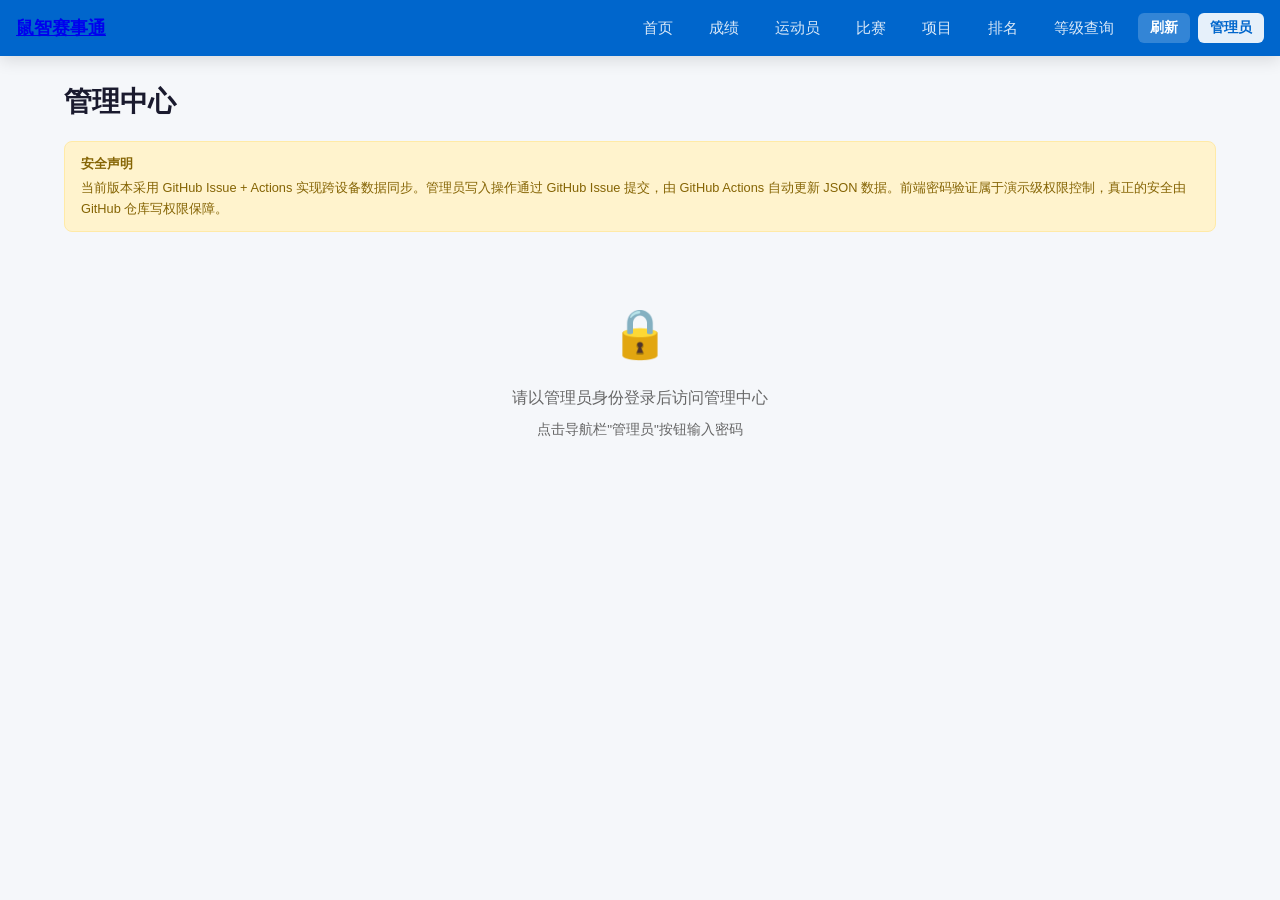
<file: pages/admin.html>
<!DOCTYPE html>
<html lang="zh-CN">
<head>
  <meta charset="UTF-8">
  <meta name="viewport" content="width=device-width, initial-scale=1.0">
  <title>管理中心 - 鼠智赛事通</title>
  <link rel="stylesheet" href="../assets/css/style.css">
</head>
<body>
  <div class="navbar" id="navbar"></div>

  <div class="container">
    <h1 class="page-title">管理中心</h1>

    <div class="security-notice">
      <strong>安全声明</strong>
      当前版本采用 GitHub Issue + Actions 实现跨设备数据同步。管理员写入操作通过 GitHub Issue 提交，由 GitHub Actions 自动更新 JSON 数据。前端密码验证属于演示级权限控制，真正的安全由 GitHub 仓库写权限保障。
    </div>

    <div id="accessDenied" style="display:none;">
      <div class="empty-state">
        <div class="empty-state-icon">🔒</div>
        <p>请以管理员身份登录后访问管理中心</p>
        <p style="font-size:0.85rem;margin-top:8px;">点击导航栏"管理员"按钮输入密码</p>
      </div>
    </div>

    <div id="adminPanel" style="display:none;">
      <!-- 成绩管理区 -->
      <h2 class="section-title">成绩管理</h2>
      <div class="admin-cards">
        <a href="admin-results-add.html" class="admin-card admin-card-primary">
          <div class="admin-card-icon">＋</div>
          <div class="admin-card-title">录入新成绩</div>
          <div class="admin-card-desc">录入比赛成绩（支持 58.32 / 1:02.35 格式）</div>
        </a>
        <a href="admin-results-edit.html" class="admin-card">
          <div class="admin-card-icon">📋</div>
          <div class="admin-card-title">成绩记录管理</div>
          <div class="admin-card-desc">查看 / 编辑 / 标记 DQ</div>
        </a>
        <a href="admin-timing.html" class="admin-card admin-card-primary">
          <div class="admin-card-icon">⏱️</div>
          <div class="admin-card-title">测试计时</div>
          <div class="admin-card-desc">高精度多人计时、Split 计次与成绩确认</div>
        </a>
      </div>

      <!-- 数据管理区 -->
      <h2 class="section-title" style="margin-top:24px;">数据管理</h2>
      <div class="admin-cards">
        <a href="admin-swimmers.html" class="admin-card">
          <div class="admin-card-icon">👥</div>
          <div class="admin-card-title">运动员管理</div>
          <div class="admin-card-desc">新增/编辑/停用运动员</div>
        </a>
        <a href="admin-meets.html" class="admin-card">
          <div class="admin-card-icon">📅</div>
          <div class="admin-card-title">比赛管理</div>
          <div class="admin-card-desc">新增/编辑/停用比赛</div>
        </a>
        <a href="admin-events.html" class="admin-card">
          <div class="admin-card-icon">🏊</div>
          <div class="admin-card-title">项目管理</div>
          <div class="admin-card-desc">新增/编辑游泳项目</div>
        </a>
      </div>

      <!-- 数据同步状态区 -->
      <h2 class="section-title" style="margin-top:24px;">数据同步状态</h2>
      <div class="card">
        <div id="syncStatus" style="line-height:2;">
          <div><strong>最后同步时间：</strong><span id="lastSyncTime">检查中...</span></div>
          <div><strong>本地未同步数据：</strong><span id="localOverrideStatus">检查中...</span></div>
          <div><strong>待同步操作：</strong><span id="pendingSyncCount">检查中...</span></div>
        </div>
        <div style="margin-top:12px;display:flex;gap:8px;flex-wrap:wrap;">
          <button class="btn btn-primary" id="btnSyncNow">同步到 GitHub</button>
          <button class="btn btn-outline" id="btnExportData">导出数据</button>
          <button class="btn btn-outline" id="btnClearLocal">清除本地覆盖</button>
        </div>
      </div>

      <!-- 隐藏的导出链接 -->
      <a id="downloadLink" style="display:none;"></a>
    </div>
  </div>

  <!-- 同步引导弹窗 -->
  <div class="modal-overlay" id="syncModal">
    <div class="modal">
      <div class="modal-header">
        <h2>同步到 GitHub</h2>
        <button class="modal-close" id="closeSyncModal">&times;</button>
      </div>
      <div class="modal-body">
        <div id="syncModalContent"></div>
      </div>
      <div class="modal-footer">
        <button class="btn btn-outline" id="cancelSync">关闭</button>
      </div>
    </div>
  </div>

  <script type="module">
    import { initPage, showAlert } from '../assets/js/app.js';
    import { isAdmin } from '../src/services/authService.js';
    import { hasLocalOverrides, clearLocalOverrides, exportLocalData, getLastSyncDisplay, buildIssueUrl, getIssuesUrl, getRepoUrl } from '../src/services/syncService.js';
    import { getPendingSyncs, clearPendingSyncs } from '../src/services/writeService.js';

    initPage();

    if (!isAdmin()) {
      document.getElementById('accessDenied').style.display = 'block';
      document.getElementById('adminPanel').style.display = 'none';
    } else {
      document.getElementById('accessDenied').style.display = 'none';
      document.getElementById('adminPanel').style.display = 'block';
      updateSyncStatus();
    }

    function updateSyncStatus() {
      // 最后同步时间
      document.getElementById('lastSyncTime').textContent = getLastSyncDisplay();

      // 本地覆盖状态
      const overrides = hasLocalOverrides();
      const overrideList = Object.entries(overrides)
        .filter(([, v]) => v)
        .map(([k]) => k);
      const overrideEl = document.getElementById('localOverrideStatus');
      if (overrideList.length > 0) {
        overrideEl.innerHTML = `有 ${overrideList.join(', ')} 的本地修改 <span style="color:var(--warning);">（尚未同步到 GitHub）</span>`;
      } else {
        overrideEl.textContent = '无（所有数据来自 GitHub JSON）';
      }

      // 待同步操作
      const pending = getPendingSyncs();
      document.getElementById('pendingSyncCount').textContent = pending.length > 0
        ? `${pending.length} 项操作待提交`
        : '无';
    }

    // 同步到 GitHub
    document.getElementById('btnSyncNow').addEventListener('click', () => {
      const overrides = hasLocalOverrides();
      const pending = getPendingSyncs();
      const hasAny = Object.values(overrides).some(v => v) || pending.length > 0;

      if (!hasAny) {
        showSyncModal('<p>当前没有需要同步的数据。所有数据已与 GitHub 一致。</p>');
        return;
      }

      let html = '<p>以下操作需要同步到 GitHub：</p><ul style="margin:8px 0 8px 20px;line-height:2;">';
      pending.forEach((p, i) => {
        html += `<li>${i+1}. ${p.action} ${p.entity}${p.id ? ' '+p.id : ''}</li>`;
      });
      html += '</ul>';
      html += '<p style="margin-top:12px;">点击下方链接，在 GitHub 创建 Issue 提交数据变更。GitHub Actions 会自动处理并更新数据。</p>';
      html += `<p><a href="${getIssuesUrl()}" target="_blank" style="color:var(--primary);">查看同步 Issue 状态</a></p>`;
      html += `<p><a href="${getRepoUrl()}" target="_blank" style="color:var(--primary);">打开 GitHub 仓库</a></p>`;
      html += '<p style="font-size:0.85rem;color:var(--text-secondary);margin-top:8px;">提示：每次操作后请点击对应页面的"提交到GitHub"按钮生成 Issue 链接。</p>';

      showSyncModal(html);
    });

    function showSyncModal(content) {
      document.getElementById('syncModalContent').innerHTML = content;
      document.getElementById('syncModal').classList.add('active');
    }

    document.getElementById('closeSyncModal').addEventListener('click', () => {
      document.getElementById('syncModal').classList.remove('active');
    });
    document.getElementById('cancelSync').addEventListener('click', () => {
      document.getElementById('syncModal').classList.remove('active');
    });

    // 导出数据
    document.getElementById('btnExportData').addEventListener('click', () => {
      const data = exportLocalData();
      const json = JSON.stringify(data, null, 2);
      const blob = new Blob([json], { type: 'application/json' });
      const url = URL.createObjectURL(blob);
      const link = document.getElementById('downloadLink');
      link.href = url;
      link.download = `swim-data-backup-${new Date().toISOString().slice(0,10)}.json`;
      link.click();
      URL.revokeObjectURL(url);
    });

    // 清除本地覆盖
    document.getElementById('btnClearLocal').addEventListener('click', () => {
      if (!confirm('确定清除所有本地覆盖数据？此操作不可恢复，所有未同步的修改将丢失。')) return;
      clearLocalOverrides();
      clearPendingSyncs();
      location.reload();
    });
  </script>
</body>
</html>
</file>
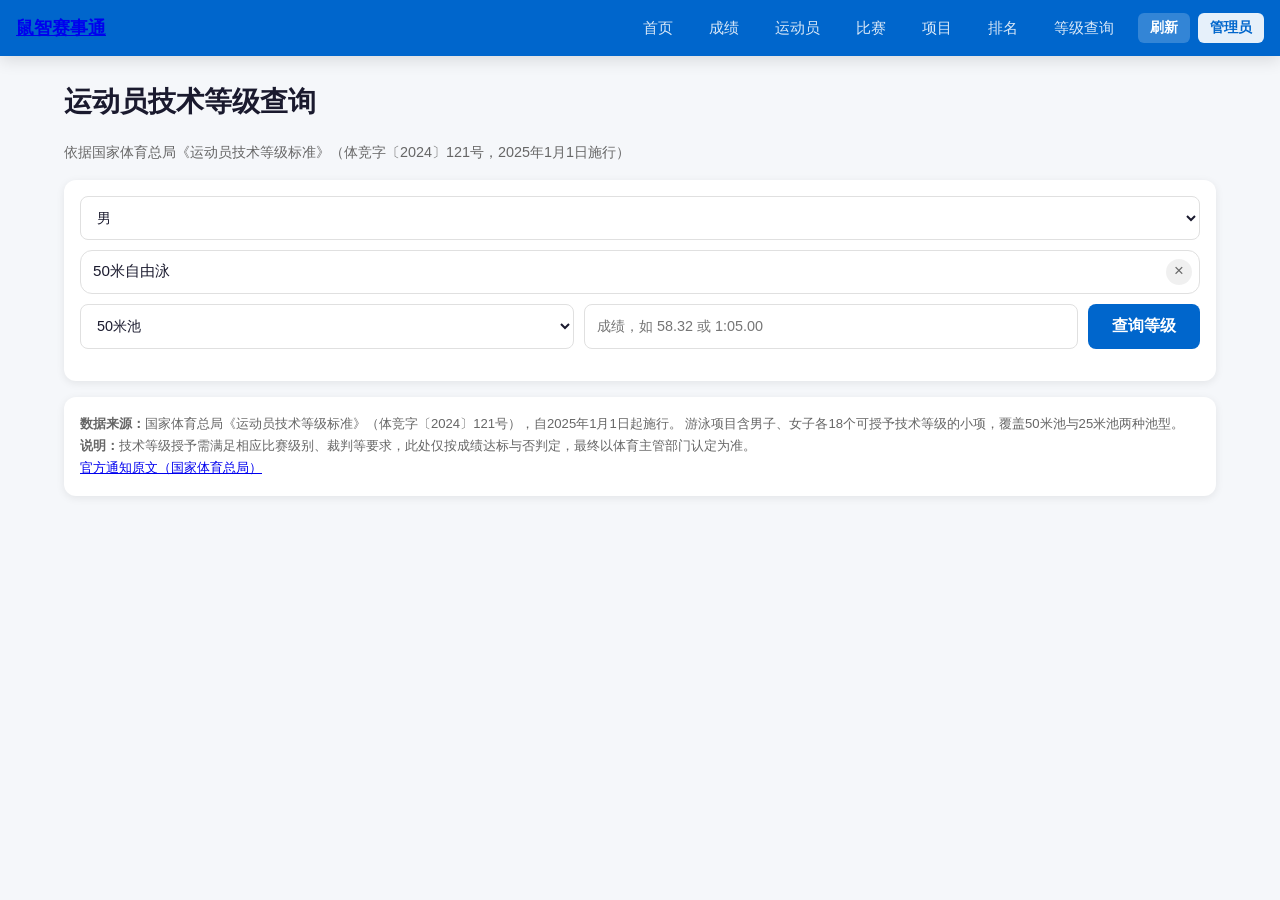
<file: pages/athlete-grade.html>
<!DOCTYPE html>
<html lang="zh-CN">
<head>
  <meta charset="UTF-8">
  <meta name="viewport" content="width=device-width, initial-scale=1.0">
  <title>等级查询 - 鼠智赛事通</title>
  <link rel="stylesheet" href="../assets/css/style.css">
</head>
<body>
  <div class="navbar" id="navbar"></div>

  <div class="container">
    <h1 class="page-title">运动员技术等级查询</h1>
    <p class="page-subtitle">依据国家体育总局《运动员技术等级标准》（体竞字〔2024〕121号，2025年1月1日施行）</p>

    <div class="card" style="padding:16px;margin-bottom:16px;">
      <div class="filter-bar" style="flex-wrap:wrap;gap:10px;">
        <select id="inputGender" aria-label="性别">
          <option value="male">男</option>
          <option value="female">女</option>
        </select>
        <select id="inputEvent" aria-label="项目">
          <option value="">加载项目中...</option>
        </select>
        <select id="inputPoolType" aria-label="池型">
          <option value="50m_pool">50米池</option>
          <option value="25m_pool">25米池</option>
        </select>
        <input type="text" id="inputTime" placeholder="成绩，如 58.32 或 1:05.00" aria-label="成绩" style="width:180px;">
        <button type="button" id="btnQuery" class="btn btn-primary">查询等级</button>
      </div>
    </div>

    <div id="alertContainer"></div>

    <div id="resultArea" style="display:none;">
      <div class="card" style="padding:16px;margin-bottom:16px;">
        <div id="resultSummary"></div>
      </div>

      <div class="card" style="padding:16px;">
        <h3 style="margin:0 0 12px 0;font-size:1rem;">各等级标准对照</h3>
        <div style="overflow-x:auto;">
          <table style="width:100%;border-collapse:collapse;font-size:0.9rem;">
            <thead>
              <tr style="border-bottom:2px solid var(--border-color,#ddd);">
                <th style="text-align:left;padding:8px 6px;">等级</th>
                <th style="text-align:left;padding:8px 6px;">标准成绩</th>
                <th style="text-align:left;padding:8px 6px;">你的成绩</th>
                <th style="text-align:left;padding:8px 6px;">结果</th>
              </tr>
            </thead>
            <tbody id="gradeDetailRows"></tbody>
          </table>
        </div>
      </div>
    </div>

    <div class="card" style="padding:16px;margin-top:16px;font-size:0.82rem;color:var(--text-secondary,#666);line-height:1.7;">
      <strong>数据来源：</strong>国家体育总局《运动员技术等级标准》（体竞字〔2024〕121号），自2025年1月1日起施行。
      游泳项目含男子、女子各18个可授予技术等级的小项，覆盖50米池与25米池两种池型。
      <br>
      <strong>说明：</strong>技术等级授予需满足相应比赛级别、裁判等要求，此处仅按成绩达标与否判定，最终以体育主管部门认定为准。
      <br>
      <a href="https://www.sport.gov.cn/n4/n220/c28294142/content.html" target="_blank" rel="noopener">官方通知原文（国家体育总局）</a>
    </div>
  </div>

  <script type="module">
    import { initPage, escapeHtml, showAlert, clearAlert } from '../assets/js/app.js';
    import { getSupportedEvents, getEligibleGrades, formatStandardTime } from '../src/algorithms/athleteGrade.js';
    import { parseTime } from '../src/utils/time.js';
    import { initAllSearchableSelects } from '../src/components/searchableSelect.js';

    initPage();

    const genderSel = document.getElementById('inputGender');
    const eventSel = document.getElementById('inputEvent');
    const poolSel = document.getElementById('inputPoolType');
    const timeInput = document.getElementById('inputTime');
    const btnQuery = document.getElementById('btnQuery');
    const resultArea = document.getElementById('resultArea');
    const resultSummary = document.getElementById('resultSummary');
    const detailRows = document.getElementById('gradeDetailRows');

    const GRADE_COLORS = {
      international_master: '#8e44ad',
      master: '#c0392b',
      first_class: '#d35400',
      second_class: '#2980b9',
      third_class: '#27ae60'
    };

    let supportedEvents = [];

    async function loadEvents() {
      try {
        const { events } = await getSupportedEvents();
        supportedEvents = events;
        eventSel.innerHTML = events.map(e =>
          `<option value="${e.key}">${e.distance}米${e.strokeText}</option>`
        ).join('');
        if (events.length === 0) {
          eventSel.innerHTML = '<option value="">暂无可查询项目</option>';
        }
        // 为项目选择启用统一搜索组件（性别/池型仅 2 项不启用）
        initAllSearchableSelects({ minLength: 8, excludeIds: ['inputGender', 'inputPoolType'] });
      } catch (err) {
        eventSel.innerHTML = '<option value="">项目加载失败</option>';
        showAlert('alertContainer', `加载失败: ${escapeHtml(err.message)}`, 'error');
      }
    }

    function formatTimeInput(text) {
      try {
        return formatStandardTime(parseTime(text));
      } catch (e) {
        return text || '—';
      }
    }

    function renderResult(result, gender, eventName, poolName, timeMs) {
      resultArea.style.display = 'block';

      let summaryHtml = '';
      if (result.note) {
        summaryHtml = `<div class="alert alert-warning" style="display:block;margin:0;">${escapeHtml(result.note)}</div>`;
      } else if (result.highestGrade) {
        const color = GRADE_COLORS[result.highestGrade.grade] || '#333';
        summaryHtml = `
          <div style="display:flex;align-items:center;gap:14px;flex-wrap:wrap;">
            <div style="font-size:1.05rem;">
              <strong>${gender} · ${escapeHtml(eventName)} · ${poolName}</strong>
              <br>你的成绩：<strong>${formatStandardTime(timeMs)}</strong>
            </div>
            <div style="background:${color};color:#fff;padding:10px 18px;border-radius:8px;font-size:1.1rem;">
              可授予 <strong>${escapeHtml(result.highestGrade.label)}</strong>
            </div>
          </div>`;
      } else {
        summaryHtml = `
          <div style="font-size:1.05rem;">
            <strong>${gender} · ${escapeHtml(eventName)} · ${poolName}</strong>
            <br>很遗憾，该成绩暂未达到任何技术等级标准。
          </div>`;
      }
      resultSummary.innerHTML = summaryHtml;

      detailRows.innerHTML = result.details.map(d => {
        const color = GRADE_COLORS[d.grade] || '#333';
        const badge = d.eligible
          ? `<span style="background:${color};color:#fff;padding:2px 10px;border-radius:12px;font-size:0.8rem;">达标</span>`
          : `<span style="color:#999;font-size:0.85rem;">未达标</span>`;
        const diffText = d.differenceText
          ? `<span style="color:${d.eligible ? '#27ae60' : '#c0392b'};font-size:0.85rem;">${escapeHtml(d.differenceText)}</span>`
          : '';
        return `
          <tr style="border-bottom:1px solid var(--border-color,#eee);">
            <td style="padding:8px 6px;font-weight:${d.eligible ? 'bold' : 'normal'};color:${d.eligible ? color : '#333'};">${escapeHtml(d.label)}</td>
            <td style="padding:8px 6px;">${escapeHtml(d.standardText)}</td>
            <td style="padding:8px 6px;">${formatStandardTime(timeMs)}</td>
            <td style="padding:8px 6px;">${badge} ${diffText}</td>
          </tr>`;
      }).join('');
    }

    btnQuery.addEventListener('click', async () => {
      clearAlert('alertContainer');
      let timeMs;
      try {
        timeMs = parseTime(timeInput.value.trim());
      } catch (err) {
        showAlert('alertContainer', err.message, 'error');
        return;
      }

      const eventKey = eventSel.value;
      if (!eventKey) {
        showAlert('alertContainer', '请先选择项目', 'error');
        return;
      }

      try {
        const ev = supportedEvents.find(e => e.key === eventKey);
        const eventName = ev ? `${ev.distance}米${ev.strokeText}` : eventKey;
        const genderName = genderSel.value === 'female' ? '女' : '男';
        const poolName = poolSel.value === '25m_pool' ? '25米池' : '50米池';

        const result = await getEligibleGrades({
          gender: genderSel.value,
          eventId: eventKey,
          timeMs,
          poolType: poolSel.value
        });
        renderResult(result, genderName, eventName, poolName, timeMs);
      } catch (err) {
        showAlert('alertContainer', `查询失败：${escapeHtml(err.message)}`, 'error');
      }
    });

    timeInput.addEventListener('keydown', (e) => {
      if (e.key === 'Enter') btnQuery.click();
    });

    loadEvents();
  </script>
</body>
</html>
</file>
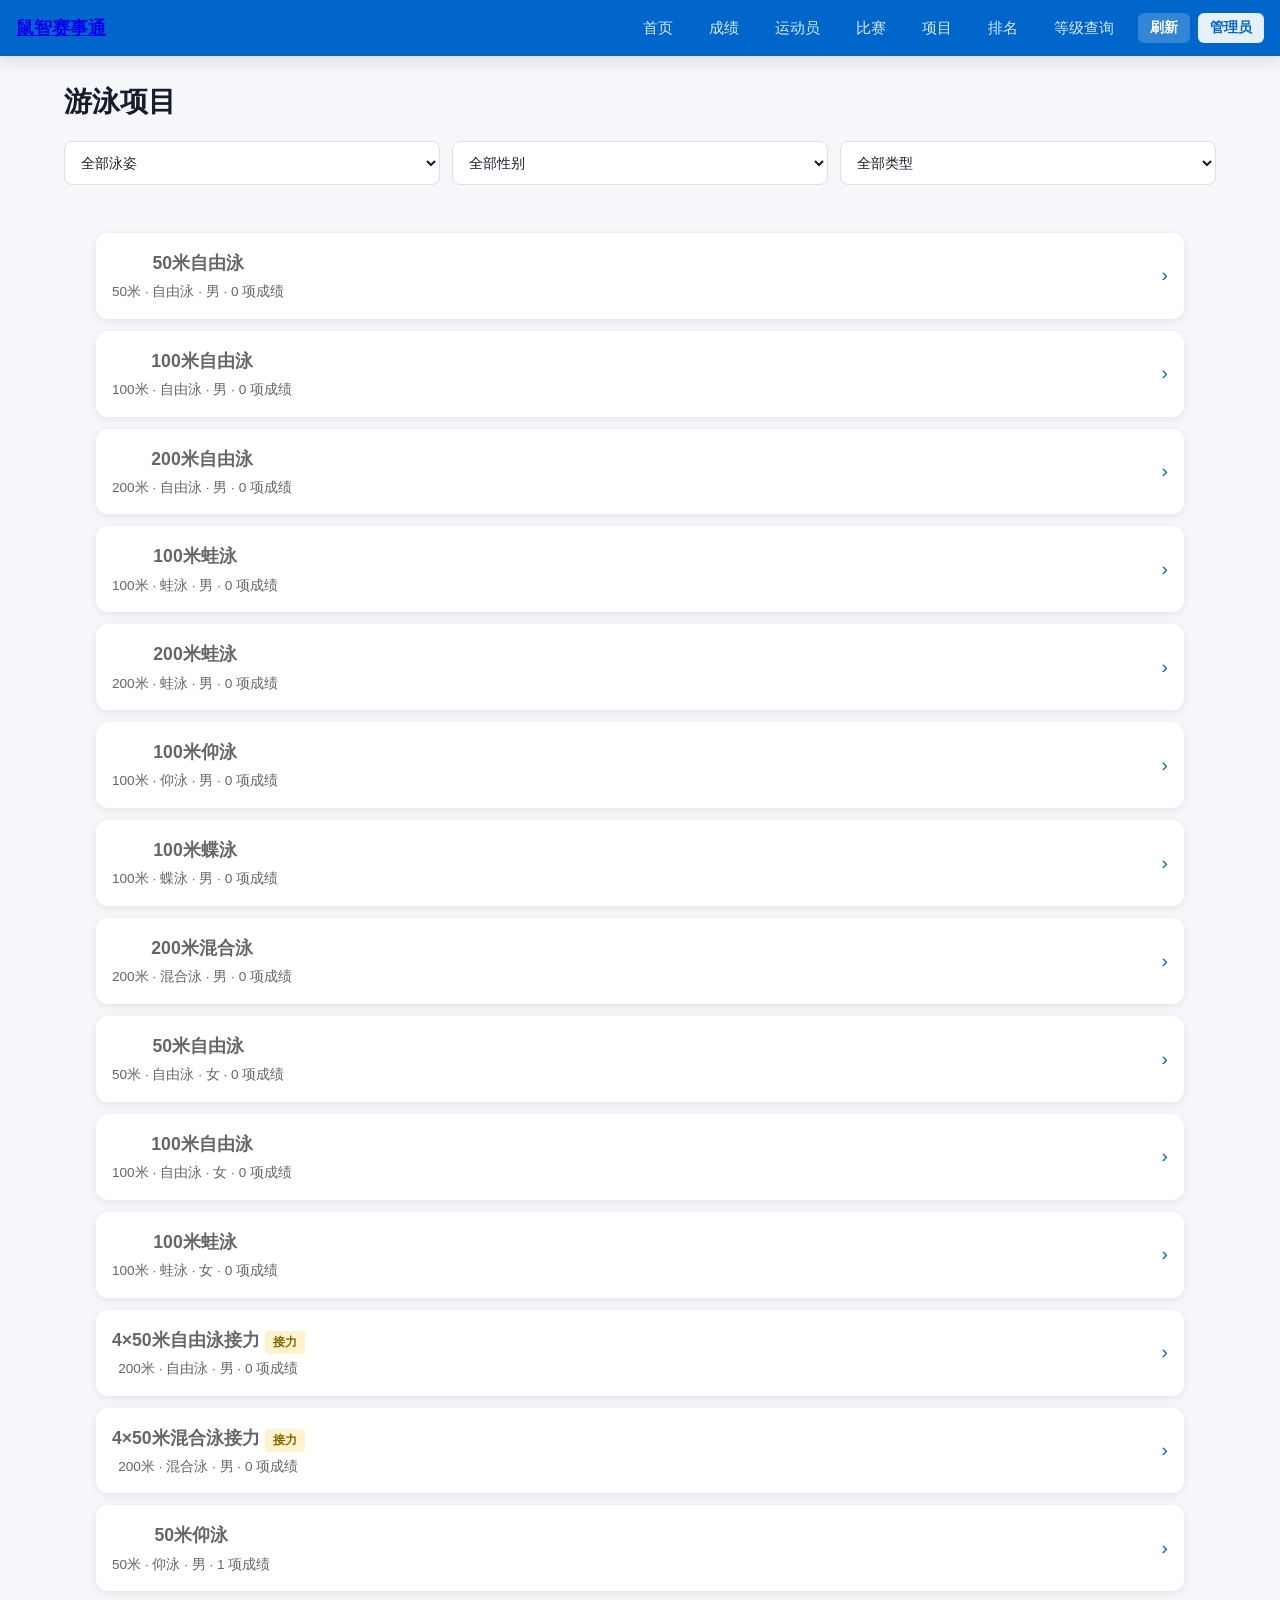
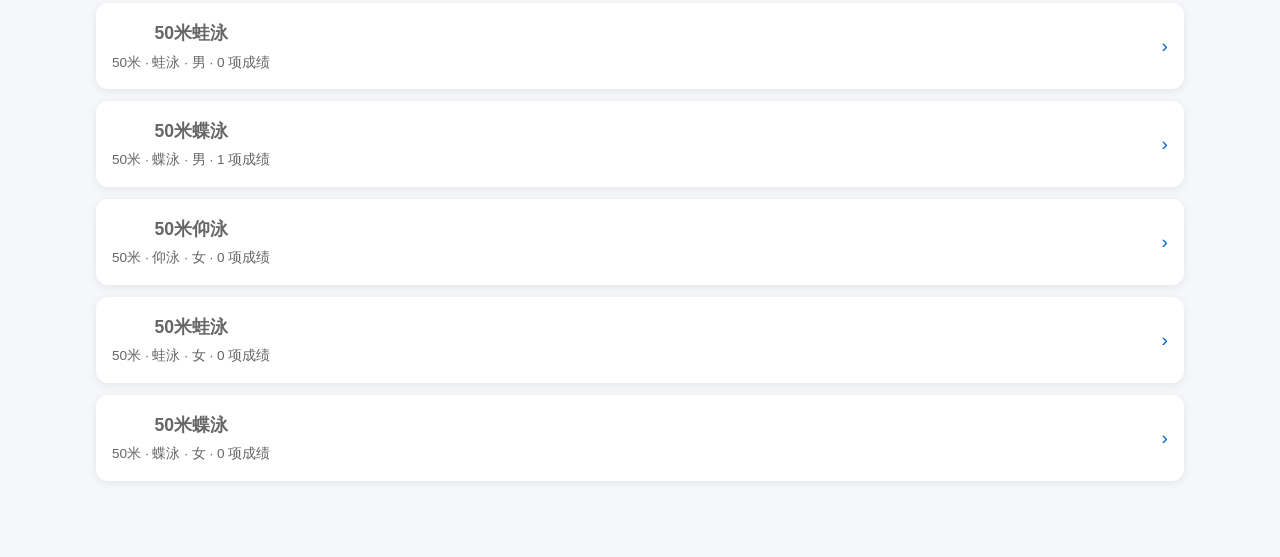
<file: pages/events.html>
<!DOCTYPE html>
<html lang="zh-CN">
<head>
  <meta charset="UTF-8">
  <meta name="viewport" content="width=device-width, initial-scale=1.0">
  <title>项目 - 鼠智赛事通</title>
  <link rel="stylesheet" href="../assets/css/style.css">
</head>
<body>
  <div class="navbar" id="navbar"></div>

  <div class="container">
    <h1 class="page-title">游泳项目</h1>

    <div class="admin-only" style="margin-bottom:12px;">
      <a href="admin-events.html" class="btn btn-primary" style="font-size:0.85rem;padding:8px 16px;">管理项目</a>
    </div>

    <div class="filter-bar">
      <select id="filterStroke">
        <option value="">全部泳姿</option>
        <option value="freestyle">自由泳</option>
        <option value="breaststroke">蛙泳</option>
        <option value="backstroke">仰泳</option>
        <option value="butterfly">蝶泳</option>
        <option value="medley">混合泳</option>
      </select>
      <select id="filterGender">
        <option value="">全部性别</option>
        <option value="male">男</option>
        <option value="female">女</option>
      </select>
      <select id="filterType">
        <option value="">全部类型</option>
        <option value="individual">个人</option>
        <option value="relay">接力</option>
      </select>
    </div>

    <div id="eventList" class="loading">加载中...</div>
  </div>

  <script type="module">
    import { initPage, escapeHtml, strokeName, genderName } from '../assets/js/app.js';
    import { getAllEvents } from '../src/services/eventService.js';
    import { getAllResults } from '../src/services/resultService.js';

    initPage();

    let allEvents = [], allResults = [];

    async function loadData() {
      try {
        [allEvents, allResults] = await Promise.all([
          getAllEvents(),
          getAllResults()
        ]);
        renderEvents();
      } catch (err) {
        document.getElementById('eventList').innerHTML =
          `<div class="empty-state"><p>加载失败: ${escapeHtml(err.message)}</p></div>`;
      }
    }

    function renderEvents() {
      const stroke = document.getElementById('filterStroke').value;
      const gender = document.getElementById('filterGender').value;
      const type = document.getElementById('filterType').value;

      let events = allEvents;
      if (stroke) events = events.filter(e => e.stroke === stroke);
      if (gender) events = events.filter(e => e.gender === gender);
      if (type) events = events.filter(e => e.type === type);

      const container = document.getElementById('eventList');
      if (events.length === 0) {
        container.innerHTML = '<div class="empty-state"><div class="empty-state-icon">🏊</div><p>暂无项目</p></div>';
        return;
      }

      container.innerHTML = events.map(e => {
        const count = allResults.filter(r => r.eventId === e.id && r.status === 'official').length;
        const typeBadge = e.type === 'relay' ? '<span class="badge badge-relay">接力</span>' : '';
        return `
          <div class="card card-clickable" onclick="location.href='results.html?event=${escapeHtml(e.id)}'">
            <div style="display:flex;justify-content:space-between;align-items:center;">
              <div>
                <div style="font-size:1.1rem;font-weight:700;">
                  ${escapeHtml(e.name)} ${typeBadge}
                </div>
                <div style="font-size:0.85rem;color:var(--text-secondary);margin-top:4px;">
                  ${e.distance}米 · ${strokeName(e.stroke)} · ${genderName(e.gender)} · ${count} 项成绩
                </div>
              </div>
              <div style="color:var(--primary);font-size:1.2rem;">›</div>
            </div>
          </div>
        `;
      }).join('');
    }

    ['filterStroke', 'filterGender', 'filterType'].forEach(id => {
      document.getElementById(id).addEventListener('change', renderEvents);
    });

    loadData();
  </script>
</body>
</html>
</file>
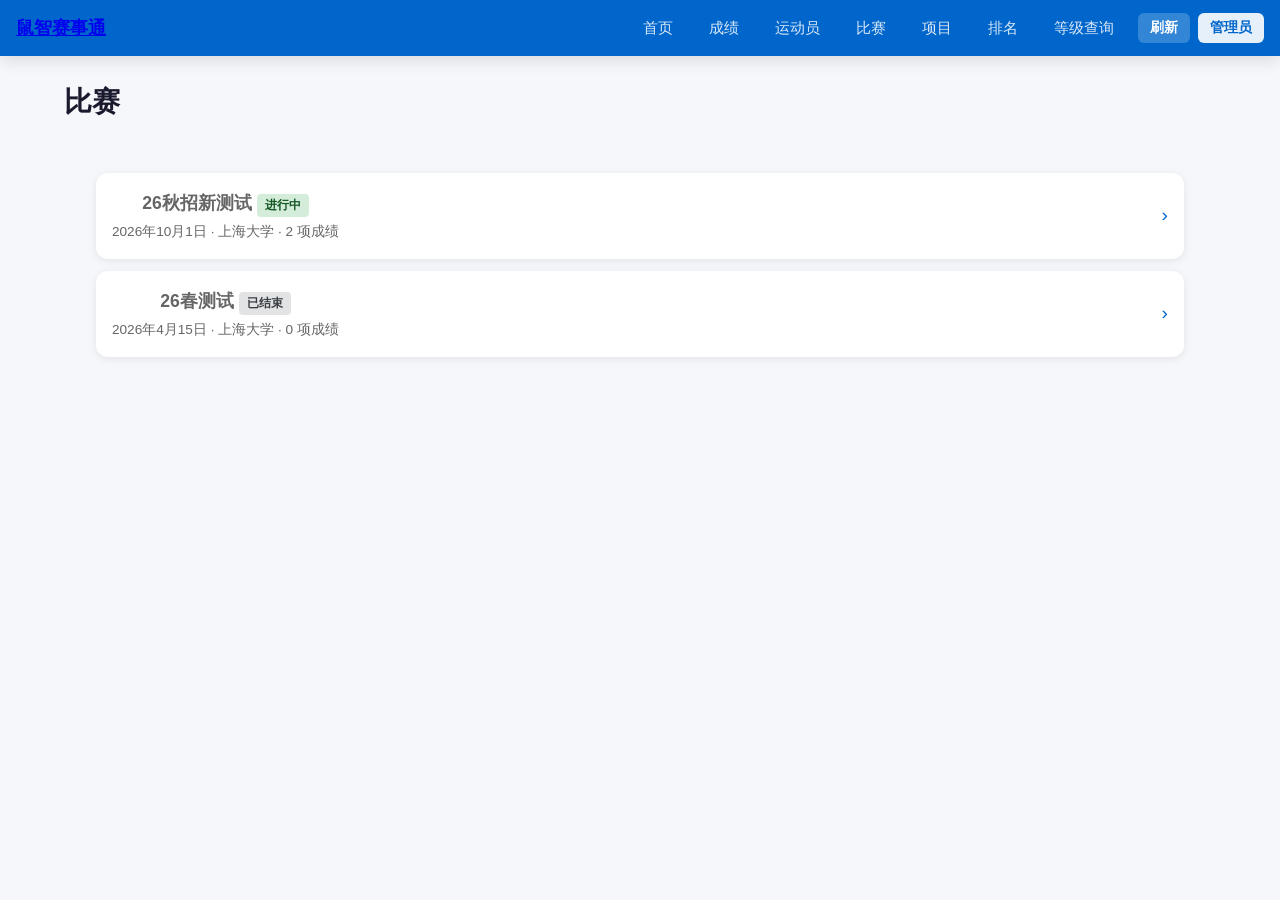
<file: pages/meets.html>
<!DOCTYPE html>
<html lang="zh-CN">
<head>
  <meta charset="UTF-8">
  <meta name="viewport" content="width=device-width, initial-scale=1.0">
  <title>比赛 - 鼠智赛事通</title>
  <link rel="stylesheet" href="../assets/css/style.css">
</head>
<body>
  <div class="navbar" id="navbar"></div>

  <div class="container">
    <h1 class="page-title">比赛</h1>
    <div class="admin-only" style="margin-bottom:12px;">
      <a href="admin-meets.html" class="btn btn-primary" style="font-size:0.85rem;padding:8px 16px;">管理比赛</a>
    </div>
    <div id="meetList" class="loading">加载中...</div>
  </div>

  <script type="module">
    import { initPage, escapeHtml, formatDate } from '../assets/js/app.js';
    import { getAllMeets } from '../src/services/meetService.js';
    import { getAllResults } from '../src/services/resultService.js';

    initPage();

    async function loadData() {
      try {
        const [meets, results] = await Promise.all([
          getAllMeets(),
          getAllResults()
        ]);

        const container = document.getElementById('meetList');
        if (meets.length === 0) {
          container.innerHTML = '<div class="empty-state"><div class="empty-state-icon">📅</div><p>暂无比赛</p></div>';
          return;
        }

        container.innerHTML = meets.map(m => {
          const count = results.filter(r => r.meetId === m.id && r.status === 'official').length;
          const statusBadge = m.status === 'completed'
            ? '<span class="badge badge-inactive">已结束</span>'
            : m.status === 'active'
              ? '<span class="badge badge-active">进行中</span>'
              : '';
          return `
            <div class="card card-clickable" onclick="location.href='results.html?meet=${escapeHtml(m.id)}'">
              <div style="display:flex;justify-content:space-between;align-items:center;">
                <div>
                  <div style="font-size:1.1rem;font-weight:700;">${escapeHtml(m.name)} ${statusBadge}</div>
                  <div style="font-size:0.85rem;color:var(--text-secondary);margin-top:4px;">
                    ${formatDate(m.date)} · ${escapeHtml(m.location)} · ${count} 项成绩
                  </div>
                </div>
                <div style="color:var(--primary);font-size:1.2rem;">›</div>
              </div>
            </div>
          `;
        }).join('');
      } catch (err) {
        document.getElementById('meetList').innerHTML =
          `<div class="empty-state"><p>加载失败: ${escapeHtml(err.message)}</p></div>`;
      }
    }

    loadData();
  </script>
</body>
</html>
</file>
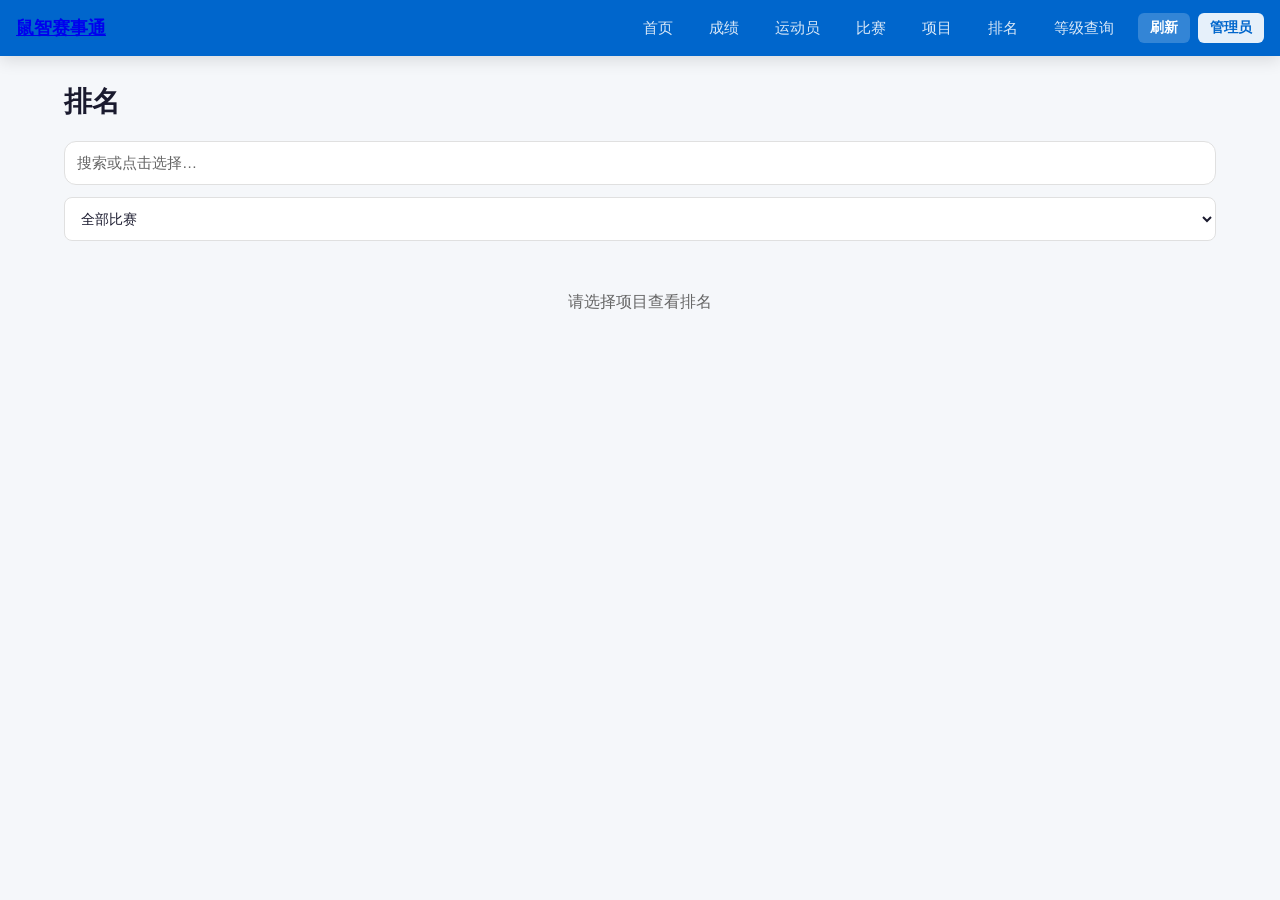
<file: pages/ranking.html>
<!DOCTYPE html>
<html lang="zh-CN">
<head>
  <meta charset="UTF-8">
  <meta name="viewport" content="width=device-width, initial-scale=1.0">
  <title>排名 - 鼠智赛事通</title>
  <link rel="stylesheet" href="../assets/css/style.css">
</head>
<body>
  <div class="navbar" id="navbar"></div>

  <div class="container">
    <h1 class="page-title">排名</h1>

    <div class="filter-bar">
      <select id="rankEvent">
        <option value="">请选择项目</option>
      </select>
      <select id="rankMeet">
        <option value="">全部比赛</option>
      </select>
    </div>

    <div id="rankingContainer">
      <div class="loading">请选择项目查看排名</div>
    </div>
  </div>

  <script type="module">
    import { initPage, escapeHtml, strokeName, genderName } from '../assets/js/app.js';
    import { getAllResults } from '../src/services/resultService.js';
    import { getAllEvents } from '../src/services/eventService.js';
    import { getAllMeets } from '../src/services/meetService.js';
    import { getAllSwimmers } from '../src/services/swimmerService.js';
    import { formatTime } from '../src/utils/time.js';
    import { filterAndRank } from '../src/algorithms/ranking.js';
    import { initAllSearchableSelects } from '../src/components/searchableSelect.js';

    initPage();

    let allResults = [], allSwimmers = [];
    let eventNames = {}, swimmerNames = {};

    async function loadData() {
      try {
        const [results, events, meets, swimmers] = await Promise.all([
          getAllResults(),
          getAllEvents(),
          getAllMeets(),
          getAllSwimmers()
        ]);
        allResults = results;
        allSwimmers = swimmers;
        eventNames = {};
        events.forEach(e => eventNames[e.id] = e.name);
        swimmerNames = {};
        swimmers.forEach(s => swimmerNames[s.id] = s.name);

        const eventSel = document.getElementById('rankEvent');
        events.forEach(e => {
          const opt = document.createElement('option');
          opt.value = e.id;
          opt.textContent = `${e.name} (${genderName(e.gender)})`;
          eventSel.appendChild(opt);
        });

        const meetSel = document.getElementById('rankMeet');
        meets.forEach(m => {
          const opt = document.createElement('option');
          opt.value = m.id;
          opt.textContent = m.name;
          meetSel.appendChild(opt);
        });

        // 为项目/比赛选择启用统一搜索组件
        initAllSearchableSelects({ minLength: 8 });
      } catch (err) {
        document.getElementById('rankingContainer').innerHTML =
          `<div class="empty-state"><p>加载失败: ${escapeHtml(err.message)}</p></div>`;
      }
    }

    function renderRanking() {
      const eventId = document.getElementById('rankEvent').value;
      const meetId = document.getElementById('rankMeet').value;

      if (!eventId) {
        document.getElementById('rankingContainer').innerHTML =
          '<div class="loading">请选择项目查看排名</div>';
        return;
      }

      const ranked = filterAndRank(allResults, { eventId, meetId }, { swimmers: allSwimmers });

      const container = document.getElementById('rankingContainer');
      if (ranked.length === 0) {
        container.innerHTML = '<div class="empty-state"><div class="empty-state-icon">🏆</div><p>该项目暂无成绩</p></div>';
        return;
      }

      container.innerHTML = `
        <div class="card">
          <table class="ranking-table">
            <thead>
              <tr>
                <th class="rank-cell">名次</th>
                <th>运动员</th>
                <th>比赛</th>
                <th class="time-cell">成绩</th>
              </tr>
            </thead>
            <tbody>
              ${ranked.map(r => `
                <tr>
                  <td class="rank-cell">${r.rank}</td>
                  <td>${escapeHtml(swimmerNames[r.swimmerId] || r.swimmerId)}</td>
                  <td>${escapeHtml(eventNames[r.eventId] || r.eventId)}</td>
                  <td class="time-cell">${formatTime(r.timeMs)}</td>
                </tr>
              `).join('')}
            </tbody>
          </table>
        </div>
      `;
    }

    document.getElementById('rankEvent').addEventListener('change', renderRanking);
    document.getElementById('rankMeet').addEventListener('change', renderRanking);

    loadData();
  </script>
</body>
</html>
</file>
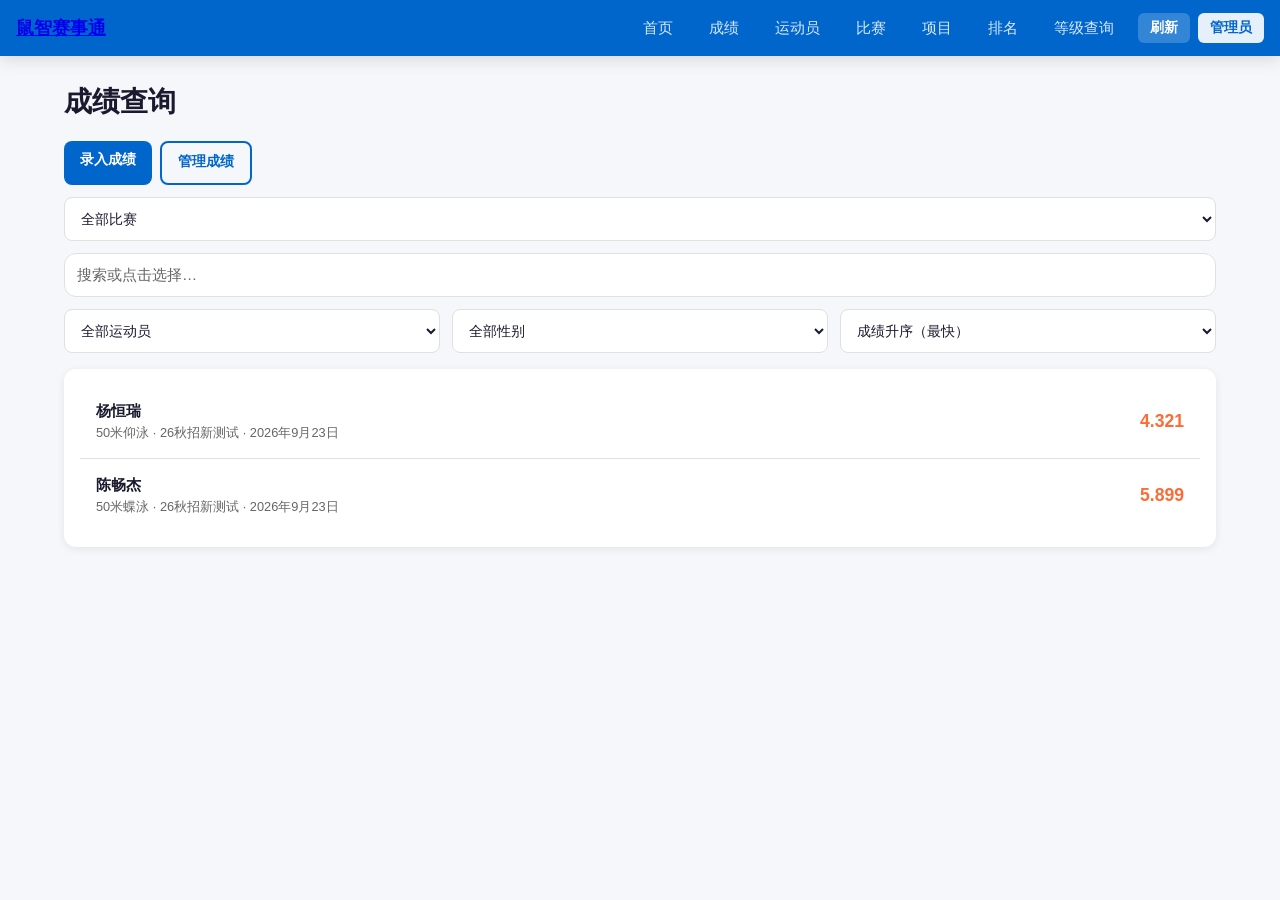
<file: pages/results.html>
<!DOCTYPE html>
<html lang="zh-CN">
<head>
  <meta charset="UTF-8">
  <meta name="viewport" content="width=device-width, initial-scale=1.0">
  <title>成绩查询 - 鼠智赛事通</title>
  <link rel="stylesheet" href="../assets/css/style.css">
</head>
<body>
  <div class="navbar" id="navbar"></div>

  <div class="container">
    <h1 class="page-title">成绩查询</h1>

    <div class="admin-only" style="margin-bottom:12px;display:flex;gap:8px;flex-wrap:wrap;">
      <a href="admin-results-add.html" class="btn btn-primary" style="font-size:0.85rem;padding:8px 16px;">录入成绩</a>
      <a href="admin-results-edit.html" class="btn btn-outline" style="font-size:0.85rem;padding:8px 16px;">管理成绩</a>
    </div>

    <div class="filter-bar">
      <select id="filterMeet">
        <option value="">全部比赛</option>
      </select>
      <select id="filterEvent">
        <option value="">全部项目</option>
      </select>
      <select id="filterSwimmer">
        <option value="">全部运动员</option>
      </select>
      <select id="filterGender">
        <option value="">全部性别</option>
        <option value="male">男</option>
        <option value="female">女</option>
      </select>
      <select id="sortBy">
        <option value="timeAsc">成绩升序（最快）</option>
        <option value="timeDesc">成绩降序</option>
        <option value="dateDesc">日期最新</option>
      </select>
    </div>

    <div id="alertContainer"></div>

    <div class="card">
      <ul class="result-list" id="resultList">
        <li class="loading">加载中...</li>
      </ul>
    </div>
  </div>

  <script type="module">
    import { initPage, escapeHtml, formatDate, strokeName, showAlert } from '../assets/js/app.js';
    import { getAllResults, filterResults } from '../src/services/resultService.js';
    import { getAllMeets, getMeetNameMap } from '../src/services/meetService.js';
    import { getAllEvents, getEventNameMap } from '../src/services/eventService.js';
    import { getAllSwimmers, getSwimmerNameMap } from '../src/services/swimmerService.js';
    import { formatTime } from '../src/utils/time.js';
    import { sortResults } from '../src/algorithms/ranking.js';
    import { initAllSearchableSelects } from '../src/components/searchableSelect.js';

    initPage();

    let allResults = [];
    let meetNames = {}, eventNames = {}, swimmerNames = {};
    let allSwimmers = [];

    async function loadData() {
      try {
        const [results, meets, events, swimmers] = await Promise.all([
          getAllResults(),
          getAllMeets(),
          getAllEvents(),
          getAllSwimmers()
        ]);
        allResults = results;
        allSwimmers = swimmers;
        meetNames = {};
        (await getAllMeets()).forEach(m => meetNames[m.id] = m.name);
        eventNames = {};
        (await getAllEvents()).forEach(e => eventNames[e.id] = e.name);
        swimmerNames = {};
        swimmers.forEach(s => swimmerNames[s.id] = s.name);

        populateFilters(meets, events, swimmers);
        renderResults();
      } catch (err) {
        document.getElementById('resultList').innerHTML =
          `<div class="empty-state"><div class="empty-state-icon">⚠️</div><p>加载失败: ${escapeHtml(err.message)}</p></div>`;
      }
    }

    function populateFilters(meets, events, swimmers) {
      const meetSel = document.getElementById('filterMeet');
      meets.forEach(m => {
        const opt = document.createElement('option');
        opt.value = m.id;
        opt.textContent = m.name;
        meetSel.appendChild(opt);
      });

      const eventSel = document.getElementById('filterEvent');
      events.forEach(e => {
        const opt = document.createElement('option');
        opt.value = e.id;
        opt.textContent = `${e.name} (${e.gender === 'male' ? '男' : '女'})`;
        eventSel.appendChild(opt);
      });

      const swimmerSel = document.getElementById('filterSwimmer');
      swimmers.forEach(s => {
        const opt = document.createElement('option');
        opt.value = s.id;
        opt.textContent = s.name;
        swimmerSel.appendChild(opt);
      });

      // 为比赛/项目/运动员筛选启用统一搜索组件
      initAllSearchableSelects({ minLength: 8 });
    }

    function renderResults() {
      const filters = {
        meetId: document.getElementById('filterMeet').value || null,
        eventId: document.getElementById('filterEvent').value || null,
        swimmerId: document.getElementById('filterSwimmer').value || null,
        gender: document.getElementById('filterGender').value || null
      };
      const sortBy = document.getElementById('sortBy').value;

      let filtered = allResults.filter(r => {
        if (filters.meetId && r.meetId !== filters.meetId) return false;
        if (filters.eventId && r.eventId !== filters.eventId) return false;
        if (filters.swimmerId && r.swimmerId !== filters.swimmerId) return false;
        if (filters.gender) {
          const swimmer = allSwimmers.find(s => s.id === r.swimmerId);
          if (!swimmer || swimmer.gender !== filters.gender) return false;
        }
        if (r.status !== 'official') return false;
        return true;
      });

      if (sortBy === 'timeAsc') {
        filtered = sortResults(filtered, true);
      } else if (sortBy === 'timeDesc') {
        filtered = sortResults(filtered, false);
      } else if (sortBy === 'dateDesc') {
        filtered.sort((a, b) => new Date(b.createdAt) - new Date(a.createdAt));
      }

      const list = document.getElementById('resultList');
      if (filtered.length === 0) {
        list.innerHTML = '<div class="empty-state"><div class="empty-state-icon">🏊</div><p>暂无成绩记录</p></div>';
        return;
      }

      list.innerHTML = filtered.map(r => {
        const name = escapeHtml(swimmerNames[r.swimmerId] || r.swimmerId);
        const event = escapeHtml(eventNames[r.eventId] || r.eventId);
        const meet = escapeHtml(meetNames[r.meetId] || r.meetId);
        const time = formatTime(r.timeMs);
        return `
          <li class="result-item">
            <div class="result-info">
              <div class="result-name">${name}</div>
              <div class="result-detail">${event} · ${meet} · ${formatDate(r.createdAt)}</div>
            </div>
            <div class="result-time">${time}</div>
          </li>
        `;
      }).join('');
    }

    ['filterMeet', 'filterEvent', 'filterSwimmer', 'filterGender', 'sortBy'].forEach(id => {
      document.getElementById(id).addEventListener('change', renderResults);
    });

    loadData();
  </script>
</body>
</html>
</file>
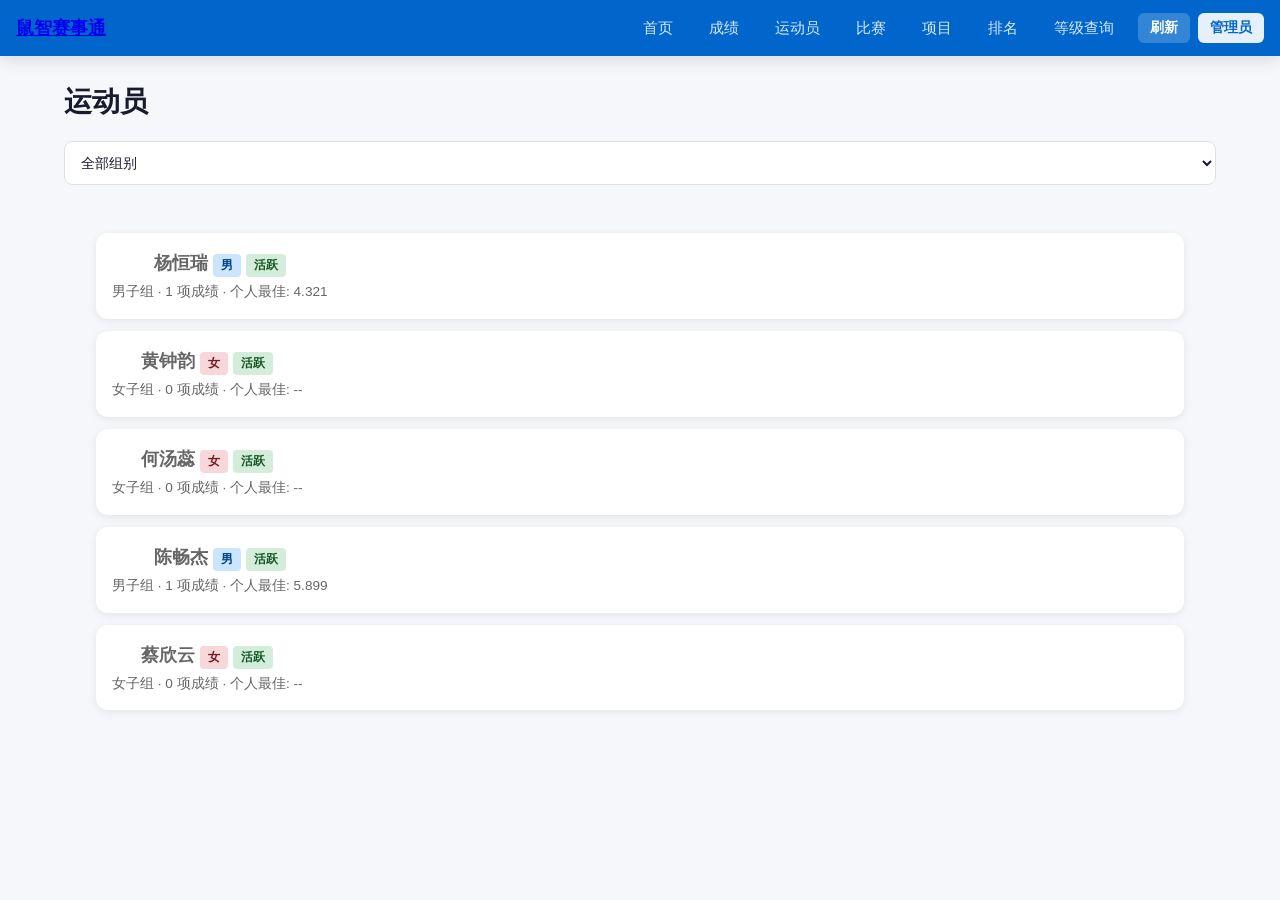
<file: pages/swimmers.html>
<!DOCTYPE html>
<html lang="zh-CN">
<head>
  <meta charset="UTF-8">
  <meta name="viewport" content="width=device-width, initial-scale=1.0">
  <title>运动员 - 鼠智赛事通</title>
  <link rel="stylesheet" href="../assets/css/style.css">
</head>
<body>
  <div class="navbar" id="navbar"></div>

  <div class="container">
    <h1 class="page-title">运动员</h1>

    <div class="filter-bar">
      <select id="filterGroup">
        <option value="">全部组别</option>
        <option value="male">男子组</option>
        <option value="female">女子组</option>
      </select>
    </div>

    <div class="admin-only" style="margin-bottom:12px;">
      <a href="admin-swimmers.html" class="btn btn-primary" style="font-size:0.85rem;padding:8px 16px;">管理运动员</a>
    </div>

    <div id="swimmerList" class="loading">加载中...</div>
  </div>

  <script type="module">
    import { initPage, escapeHtml, genderName } from '../assets/js/app.js';
    import { getAllSwimmers } from '../src/services/swimmerService.js';
    import { getAllResults } from '../src/services/resultService.js';
    import { formatTime } from '../src/utils/time.js';
    import { getPersonalBest } from '../src/algorithms/ranking.js';

    initPage();

    let allSwimmers = [], allResults = [];

    async function loadData() {
      try {
        [allSwimmers, allResults] = await Promise.all([
          getAllSwimmers(),
          getAllResults()
        ]);
        renderSwimmers();
      } catch (err) {
        document.getElementById('swimmerList').innerHTML =
          `<div class="empty-state"><p>加载失败: ${escapeHtml(err.message)}</p></div>`;
      }
    }

    function renderSwimmers() {
      const gender = document.getElementById('filterGroup').value;
      // 公开页面只显示活跃运动员（已停用的不显示在队列表中）
      let swimmers = allSwimmers.filter(s => s.status !== 'inactive');
      if (gender) swimmers = swimmers.filter(s => s.gender === gender);

      const container = document.getElementById('swimmerList');
      if (swimmers.length === 0) {
        container.innerHTML = '<div class="empty-state"><div class="empty-state-icon">🏊</div><p>暂无运动员</p></div>';
        return;
      }

      container.innerHTML = swimmers.map(s => {
        const results = allResults.filter(r => r.swimmerId === s.id && r.status === 'official');
        const totalResults = results.length;
        let bestTime = '--';
        if (results.length > 0) {
          const best = results.reduce((min, r) => r.timeMs < min ? r.timeMs : min, results[0].timeMs);
          bestTime = formatTime(best);
        }
        return `
          <div class="card card-clickable">
            <div style="display:flex;align-items:center;gap:12px;">
              <div>
                <div style="font-size:1.1rem;font-weight:700;">${escapeHtml(s.name)}
                  <span class="badge badge-${s.gender}">${genderName(s.gender)}</span>
                  ${s.status === 'active' ? '<span class="badge badge-active">活跃</span>' : '<span class="badge badge-inactive"> inactive</span>'}
                </div>
                <div style="font-size:0.85rem;color:var(--text-secondary);margin-top:4px;">
                  ${escapeHtml(s.group)} · ${totalResults} 项成绩 · 个人最佳: ${bestTime}
                </div>
              </div>
            </div>
          </div>
        `;
      }).join('');
    }

    document.getElementById('filterGroup').addEventListener('change', renderSwimmers);

    loadData();
  </script>
</body>
</html>
</file>
<file: assets/css/style.css>
/* ============================================
   SHU Swimming Club - 全局样式
   Mobile First 响应式设计
   ============================================ */

/* === CSS 变量 === */
:root {
  --primary: #0066cc;
  --primary-dark: #004499;
  --primary-light: #e6f0ff;
  --accent: #ff6b35;
  --bg: #f5f7fa;
  --card-bg: #ffffff;
  --text: #1a1a2e;
  --text-secondary: #666;
  --border: #e0e0e0;
  --success: #28a745;
  --danger: #dc3545;
  --warning: #ffc107;
  --radius: 12px;
  --shadow: 0 2px 8px rgba(0,0,0,0.08);
  --shadow-lg: 0 4px 16px rgba(0,0,0,0.12);
  --nav-height: 56px;
  --font: -apple-system, BlinkMacSystemFont, 'Segoe UI', 'Microsoft YaHei', sans-serif;
}

/* === Reset === */
*, *::before, *::after {
  box-sizing: border-box;
  margin: 0;
  padding: 0;
}

html {
  font-size: 16px;
  -webkit-text-size-adjust: 100%;
}

body {
  font-family: var(--font);
  background: var(--bg);
  color: var(--text);
  line-height: 1.6;
  min-height: 100vh;
  overflow-x: hidden;
}

/* === 导航栏 === */
.navbar {
  position: fixed;
  top: 0;
  left: 0;
  right: 0;
  height: var(--nav-height);
  background: var(--primary);
  color: #fff;
  display: flex;
  align-items: center;
  padding: 0 16px;
  z-index: 1000;
  box-shadow: var(--shadow-lg);
}

.navbar-brand {
  font-size: 1.1rem;
  font-weight: 700;
  white-space: nowrap;
  overflow: hidden;
  text-overflow: ellipsis;
}

.navbar-nav {
  display: flex;
  gap: 4px;
  margin-left: auto;
  overflow-x: auto;
  scrollbar-width: none;
}
.navbar-nav::-webkit-scrollbar { display: none; }

.navbar-nav a {
  color: rgba(255,255,255,0.85);
  text-decoration: none;
  padding: 8px 12px;
  border-radius: 8px;
  font-size: 0.9rem;
  white-space: nowrap;
  transition: all 0.2s;
}

.navbar-nav a:hover,
.navbar-nav a.active {
  background: rgba(255,255,255,0.15);
  color: #fff;
}

/* 角色切换器 / 导航栏操作区 */
.role-switcher {
  display: flex;
  align-items: center;
  gap: 8px;
  margin-left: 8px;
}

.role-switcher select {
  border: none;
  border-radius: 6px;
  padding: 6px 8px;
  font-size: 0.85rem;
  background: rgba(255,255,255,0.9);
  color: var(--text);
  cursor: pointer;
}

/* 导航栏按钮 */
.btn-refresh, .btn-login, .btn-logout {
  border: none;
  border-radius: 6px;
  padding: 6px 12px;
  font-size: 0.85rem;
  font-weight: 600;
  cursor: pointer;
  white-space: nowrap;
  transition: opacity 0.2s, transform 0.1s;
}

.btn-refresh {
  background: rgba(255,255,255,0.2);
  color: #fff;
}

.btn-refresh:hover {
  background: rgba(255,255,255,0.3);
}

.btn-refresh:disabled {
  opacity: 0.6;
  cursor: not-allowed;
}

.btn-login {
  background: rgba(255,255,255,0.9);
  color: var(--primary);
}

.btn-login:hover {
  background: #fff;
}

.btn-logout {
  background: rgba(255,255,255,0.2);
  color: #fff;
}

.btn-logout:hover {
  background: rgba(220,53,69,0.6);
}

/* 同步时间显示 */
.sync-time {
  font-size: 0.75rem;
  color: rgba(255,255,255,0.6);
  white-space: nowrap;
}

/* === 主容器 === */
.container {
  max-width: 1200px;
  margin: 0 auto;
  padding: calc(var(--nav-height) + 16px) 16px 32px;
}

/* === 页面标题 === */
.page-title {
  font-size: 1.5rem;
  font-weight: 700;
  margin-bottom: 16px;
  color: var(--text);
}

.page-subtitle {
  color: var(--text-secondary);
  font-size: 0.9rem;
  margin-bottom: 16px;
}

/* === 卡片 === */
.card {
  background: var(--card-bg);
  border-radius: var(--radius);
  box-shadow: var(--shadow);
  padding: 16px;
  margin-bottom: 12px;
}

.card-clickable {
  cursor: pointer;
  transition: transform 0.15s, box-shadow 0.15s;
}

.card-clickable:active {
  transform: scale(0.98);
}

.card-clickable:hover {
  box-shadow: var(--shadow-lg);
}

/* === 首页导航卡片网格 === */
.home-grid {
  display: grid;
  grid-template-columns: repeat(auto-fill, minmax(160px, 1fr));
  gap: 12px;
  margin-top: 16px;
}

.home-card {
  background: var(--card-bg);
  border-radius: var(--radius);
  box-shadow: var(--shadow);
  padding: 24px 16px;
  text-align: center;
  text-decoration: none;
  color: var(--text);
  transition: transform 0.15s, box-shadow 0.15s;
}

.home-card:active {
  transform: scale(0.96);
}

.home-card:hover {
  box-shadow: var(--shadow-lg);
}

.home-card-icon {
  font-size: 2rem;
  margin-bottom: 8px;
}

.home-card-title {
  font-size: 1rem;
  font-weight: 600;
}

.home-card-desc {
  font-size: 0.8rem;
  color: var(--text-secondary);
  margin-top: 4px;
}

/* === 筛选栏 === */
.filter-bar {
  display: flex;
  flex-wrap: wrap;
  gap: 8px;
  margin-bottom: 16px;
}

.filter-bar select,
.filter-bar input {
  padding: 10px 12px;
  border: 1px solid var(--border);
  border-radius: 8px;
  font-size: 0.9rem;
  background: var(--card-bg);
  color: var(--text);
  min-height: 44px;
  flex: 1;
  min-width: 120px;
}

.filter-bar select:focus,
.filter-bar input:focus {
  outline: none;
  border-color: var(--primary);
  box-shadow: 0 0 0 2px var(--primary-light);
}

/* === 成绩列表 === */
.result-list {
  list-style: none;
}

.result-item {
  display: flex;
  align-items: center;
  padding: 14px 16px;
  border-bottom: 1px solid var(--border);
  gap: 12px;
}

.result-item:last-child {
  border-bottom: none;
}

.result-rank {
  font-size: 1.2rem;
  font-weight: 700;
  color: var(--primary);
  min-width: 32px;
  text-align: center;
}

.result-info {
  flex: 1;
  min-width: 0;
}

.result-name {
  font-weight: 600;
  font-size: 0.95rem;
  white-space: nowrap;
  overflow: hidden;
  text-overflow: ellipsis;
}

.result-detail {
  font-size: 0.8rem;
  color: var(--text-secondary);
  white-space: nowrap;
  overflow: hidden;
  text-overflow: ellipsis;
}

.result-time {
  font-size: 1.1rem;
  font-weight: 700;
  color: var(--accent);
  text-align: right;
}

/* === 表单 === */
.form-group {
  margin-bottom: 16px;
}

.form-group label {
  display: block;
  font-size: 0.9rem;
  font-weight: 600;
  margin-bottom: 6px;
  color: var(--text);
}

.form-group select,
.form-group input {
  width: 100%;
  padding: 12px 14px;
  border: 1px solid var(--border);
  border-radius: 8px;
  font-size: 1rem;
  min-height: 44px;
  background: var(--card-bg);
  color: var(--text);
}

.form-group select:focus,
.form-group input:focus {
  outline: none;
  border-color: var(--primary);
  box-shadow: 0 0 0 2px var(--primary-light);
}

/* === 按钮 === */
.btn {
  display: inline-block;
  padding: 12px 24px;
  border: none;
  border-radius: 8px;
  font-size: 1rem;
  font-weight: 600;
  cursor: pointer;
  text-decoration: none;
  text-align: center;
  min-height: 44px;
  transition: opacity 0.2s, transform 0.1s;
}

.btn:active {
  transform: scale(0.97);
}

.btn-primary {
  background: var(--primary);
  color: #fff;
}

.btn-primary:hover {
  background: var(--primary-dark);
}

.btn-accent {
  background: var(--accent);
  color: #fff;
}

.btn-outline {
  background: transparent;
  border: 2px solid var(--primary);
  color: var(--primary);
}

.btn-danger {
  background: var(--danger);
  color: #fff;
}

.btn-block {
  width: 100%;
}

/* === 消息提示 === */
.alert {
  padding: 12px 16px;
  border-radius: 8px;
  margin-bottom: 16px;
  font-size: 0.9rem;
}

.alert-success {
  background: #d4edda;
  color: #155724;
  border: 1px solid #c3e6cb;
}

.alert-error {
  background: #f8d7da;
  color: #721c24;
  border: 1px solid #f5c6cb;
}

.alert-warning {
  background: #fff3cd;
  color: #856404;
  border: 1px solid #ffeaa7;
}

.alert-info {
  background: var(--primary-light);
  color: var(--primary-dark);
  border: 1px solid #b3d9ff;
}

/* === 排名表 === */
.ranking-table {
  width: 100%;
  border-collapse: collapse;
  background: var(--card-bg);
  border-radius: var(--radius);
  overflow: hidden;
  box-shadow: var(--shadow);
}

.ranking-table th,
.ranking-table td {
  padding: 12px 14px;
  text-align: left;
  font-size: 0.9rem;
}

.ranking-table th {
  background: var(--primary-light);
  color: var(--primary-dark);
  font-weight: 700;
  font-size: 0.85rem;
  text-transform: uppercase;
}

.ranking-table tbody tr {
  border-bottom: 1px solid var(--border);
}

.ranking-table tbody tr:last-child {
  border-bottom: none;
}

.ranking-table .rank-cell {
  font-weight: 700;
  color: var(--primary);
  text-align: center;
  width: 48px;
}

.ranking-table .time-cell {
  font-weight: 700;
  color: var(--accent);
  text-align: right;
}

/* === 徽章 === */
.badge {
  display: inline-block;
  padding: 2px 8px;
  border-radius: 4px;
  font-size: 0.75rem;
  font-weight: 600;
}

.badge-male { background: #cce5ff; color: #004085; }
.badge-female { background: #f8d7da; color: #721c24; }
.badge-active { background: #d4edda; color: #155724; }
.badge-inactive { background: #e2e3e5; color: #383d41; }
.badge-relay { background: #fff3cd; color: #856404; }

/* === 空状态 === */
.empty-state {
  text-align: center;
  padding: 48px 16px;
  color: var(--text-secondary);
}

.empty-state-icon {
  font-size: 3rem;
  margin-bottom: 12px;
}

/* === 加载状态 === */
.loading {
  text-align: center;
  padding: 32px;
  color: var(--text-secondary);
}

/* === 安全声明 === */
.security-notice {
  background: #fff3cd;
  border: 1px solid #ffeaa7;
  border-radius: 8px;
  padding: 12px 16px;
  margin-bottom: 16px;
  font-size: 0.8rem;
  color: #856404;
}

.security-notice strong {
  display: block;
  margin-bottom: 4px;
}

/* === 响应式断点 === */

/* 平板 (768px+) */
@media (min-width: 768px) {
  .container {
    padding-top: calc(var(--nav-height) + 24px);
    padding-left: 24px;
    padding-right: 24px;
  }

  .page-title {
    font-size: 1.75rem;
  }

  .home-grid {
    grid-template-columns: repeat(auto-fill, minmax(200px, 1fr));
    gap: 16px;
  }

  .home-card {
    padding: 32px 20px;
  }

  .home-card-icon {
    font-size: 2.5rem;
  }

  .navbar-nav a {
    font-size: 0.95rem;
    padding: 8px 16px;
  }
}

/* 桌面 (1024px+) */
@media (min-width: 1024px) {
  .container {
    max-width: 1100px;
  }

  .home-grid {
    grid-template-columns: repeat(3, 1fr);
  }

  .filter-bar {
    gap: 12px;
  }
}

/* 大屏桌面 (1280px+) */
@media (min-width: 1280px) {
  .container {
    max-width: 1200px;
  }
}

/* === 角色相关显示控制 === */
.admin-only {
  display: none;
}

body[data-role="SUPER_ADMIN"] .admin-only,
body[data-role="SCORE_ADMIN"] .admin-only {
  display: block;
}

body[data-role="SUPER_ADMIN"] .super-admin-only {
  display: block;
}

.super-admin-only {
  display: none;
}

/* === 角色切换器标签 === */
.role-label {
  font-size: 0.8rem;
  color: rgba(255,255,255,0.7);
  white-space: nowrap;
}

/* === 管理中心功能卡片 === */
.admin-cards {
  display: grid;
  grid-template-columns: repeat(auto-fill, minmax(160px, 1fr));
  gap: 12px;
  margin-top: 16px;
}

.admin-card {
  display: block;
  background: var(--card-bg);
  border-radius: var(--radius);
  box-shadow: var(--shadow);
  padding: 24px 16px;
  text-align: center;
  text-decoration: none;
  color: var(--text);
  transition: transform 0.15s, box-shadow 0.15s;
  border: 2px solid transparent;
}

.admin-card:active {
  transform: scale(0.96);
}

.admin-card:hover {
  box-shadow: var(--shadow-lg);
  border-color: var(--primary-light);
}

.admin-card-icon {
  font-size: 2rem;
  margin-bottom: 8px;
}

.admin-card-title {
  font-size: 1rem;
  font-weight: 600;
}

.admin-card-desc {
  font-size: 0.8rem;
  color: var(--text-secondary);
  margin-top: 4px;
}

/* === 管理表格 === */
.data-table {
  width: 100%;
  border-collapse: collapse;
  background: var(--card-bg);
  border-radius: var(--radius);
  overflow: hidden;
  box-shadow: var(--shadow);
}

.data-table th,
.data-table td {
  padding: 12px 14px;
  text-align: left;
  font-size: 0.9rem;
}

.data-table th {
  background: var(--primary-light);
  color: var(--primary-dark);
  font-weight: 700;
  font-size: 0.85rem;
}

.data-table tbody tr {
  border-bottom: 1px solid var(--border);
}

.data-table tbody tr:last-child {
  border-bottom: none;
}

.data-table .actions {
  white-space: nowrap;
}

.data-table .btn-sm {
  padding: 4px 10px;
  font-size: 0.8rem;
  border-radius: 6px;
  margin-right: 4px;
}

/* === 模态框 === */
.modal-overlay {
  display: none;
  position: fixed;
  top: 0;
  left: 0;
  right: 0;
  bottom: 0;
  background: rgba(0,0,0,0.5);
  z-index: 2000;
  align-items: center;
  justify-content: center;
  padding: 16px;
}

.modal-overlay.active {
  display: flex;
}

.modal {
  background: var(--card-bg);
  border-radius: var(--radius);
  box-shadow: var(--shadow-lg);
  max-width: 500px;
  width: 100%;
  max-height: 80vh;
  overflow-y: auto;
}

.modal-header {
  display: flex;
  justify-content: space-between;
  align-items: center;
  padding: 16px 20px;
  border-bottom: 1px solid var(--border);
}

.modal-header h2 {
  font-size: 1.1rem;
  font-weight: 700;
}

.modal-close {
  background: none;
  border: none;
  font-size: 1.5rem;
  cursor: pointer;
  color: var(--text-secondary);
  line-height: 1;
  padding: 0;
  width: 32px;
  height: 32px;
  display: flex;
  align-items: center;
  justify-content: center;
  border-radius: 6px;
}

.modal-close:hover {
  background: var(--bg);
}

.modal-body {
  padding: 20px;
}

.modal-footer {
  padding: 12px 20px;
  border-top: 1px solid var(--border);
  display: flex;
  gap: 8px;
  justify-content: flex-end;
}

/* === 搜索框 === */
.search-box {
  width: 100%;
  padding: 10px 14px;
  border: 1px solid var(--border);
  border-radius: 8px;
  font-size: 0.9rem;
  min-height: 44px;
  background: var(--card-bg);
  color: var(--text);
  margin-bottom: 12px;
}

.search-box:focus {
  outline: none;
  border-color: var(--primary);
  box-shadow: 0 0 0 2px var(--primary-light);
}

/* === 状态切换按钮 === */
.status-toggle {
  display: inline-block;
  padding: 4px 10px;
  font-size: 0.8rem;
  border-radius: 6px;
  cursor: pointer;
  border: none;
  font-weight: 600;
}

.status-toggle.active {
  background: #d4edda;
  color: #155724;
}

.status-toggle.inactive {
  background: #e2e3e5;
  color: #383d41;
}

/* === localStorage 提示 === */
.local-storage-notice {
  background: #e7f5ff;
  border: 1px solid #b3d9ff;
  border-radius: 8px;
  padding: 10px 14px;
  margin-bottom: 16px;
  font-size: 0.8rem;
  color: #004085;
}

.local-storage-notice strong {
  display: block;
  margin-bottom: 4px;
}

/* === 管理页面区域标题 === */
.section-title {
  font-size: 1.1rem;
  font-weight: 700;
  margin-bottom: 12px;
  padding-bottom: 8px;
  border-bottom: 2px solid var(--primary-light);
}

/* === 响应式：管理表格在移动端可横向滚动 === */
@media (max-width: 640px) {
  .data-table {
    font-size: 0.8rem;
  }

  .data-table th,
  .data-table td {
    padding: 8px 10px;
  }

  .admin-cards {
    grid-template-columns: repeat(2, 1fr);
  }
}

/* ============================================
   统一搜索下拉组件（searchableSelect）
   隐藏原生 select，注入搜索框 + 下拉面板
   ============================================ */

/* 被组件接管的原生 select 隐藏（保留在 DOM 中参与表单） */
.ss-hidden-select {
  position: absolute !important;
  width: 1px !important;
  height: 1px !important;
  opacity: 0 !important;
  pointer-events: none !important;
  overflow: hidden !important;
  clip: rect(0 0 0 0) !important;
  clip-path: inset(50%) !important;
  white-space: nowrap !important;
  border: 0 !important;
  padding: 0 !important;
  margin: 0 !important;
}

.ss-wrapper {
  position: relative;
  display: block;
  width: 100%;
}

.ss-wrapper .ss-input {
  width: 100%;
  padding: 10px 36px 10px 12px;
  border: 1px solid var(--border);
  border-radius: var(--radius);
  background: var(--card-bg);
  color: var(--text);
  font-size: 0.95rem;
  font-family: inherit;
  outline: none;
  transition: border-color 0.15s ease, box-shadow 0.15s ease;
}

.ss-wrapper .ss-input:focus {
  border-color: var(--primary);
  box-shadow: 0 0 0 3px rgba(0, 102, 204, 0.12);
}

.ss-wrapper .ss-input::placeholder {
  color: var(--text-secondary);
}

/* 清空按钮（位于输入框右侧） */
.ss-wrapper .ss-clear-btn {
  position: absolute;
  right: 8px;
  top: 50%;
  transform: translateY(-50%);
  width: 26px;
  height: 26px;
  display: none;
  align-items: center;
  justify-content: center;
  border: none;
  border-radius: 50%;
  background: rgba(0, 0, 0, 0.06);
  color: var(--text-secondary);
  font-size: 1.05rem;
  line-height: 1;
  cursor: pointer;
}

.ss-wrapper .ss-clear-btn:hover {
  background: rgba(0, 0, 0, 0.14);
  color: var(--text);
}

/* 下拉面板 */
.ss-wrapper .ss-dropdown {
  display: none;
  position: absolute;
  top: calc(100% + 4px);
  left: 0;
  right: 0;
  max-height: 260px;
  overflow-y: auto;
  background: var(--card-bg);
  border: 1px solid var(--border);
  border-radius: var(--radius);
  box-shadow: var(--shadow-lg);
  z-index: 1500;
  -webkit-overflow-scrolling: touch;
}

.ss-wrapper .ss-dropdown.open {
  display: block;
}

/* 下拉选项 */
.ss-wrapper .ss-option {
  padding: 10px 12px;
  font-size: 0.92rem;
  cursor: pointer;
  transition: background 0.1s ease;
  word-break: break-all;
}

.ss-wrapper .ss-option:hover,
.ss-wrapper .ss-option.ss-highlight {
  background: var(--primary-light);
}

/* 当前已选项标识 */
.ss-wrapper .ss-option.ss-selected {
  color: var(--primary-dark);
  font-weight: 600;
}

.ss-wrapper .ss-option.ss-selected::after {
  content: ' ✓';
  color: var(--primary);
}

/* 空结果提示 */
.ss-wrapper .ss-empty {
  padding: 14px 12px;
  text-align: center;
  color: var(--text-secondary);
  font-size: 0.88rem;
}

/* 移动端触摸目标加大 */
@media (max-width: 640px) {
  .ss-wrapper .ss-input {
    padding: 12px 36px 12px 12px;
    font-size: 16px; /* 防止 iOS 聚焦自动放大 */
  }

  .ss-wrapper .ss-option {
    padding: 12px;
  }
}
</file>
